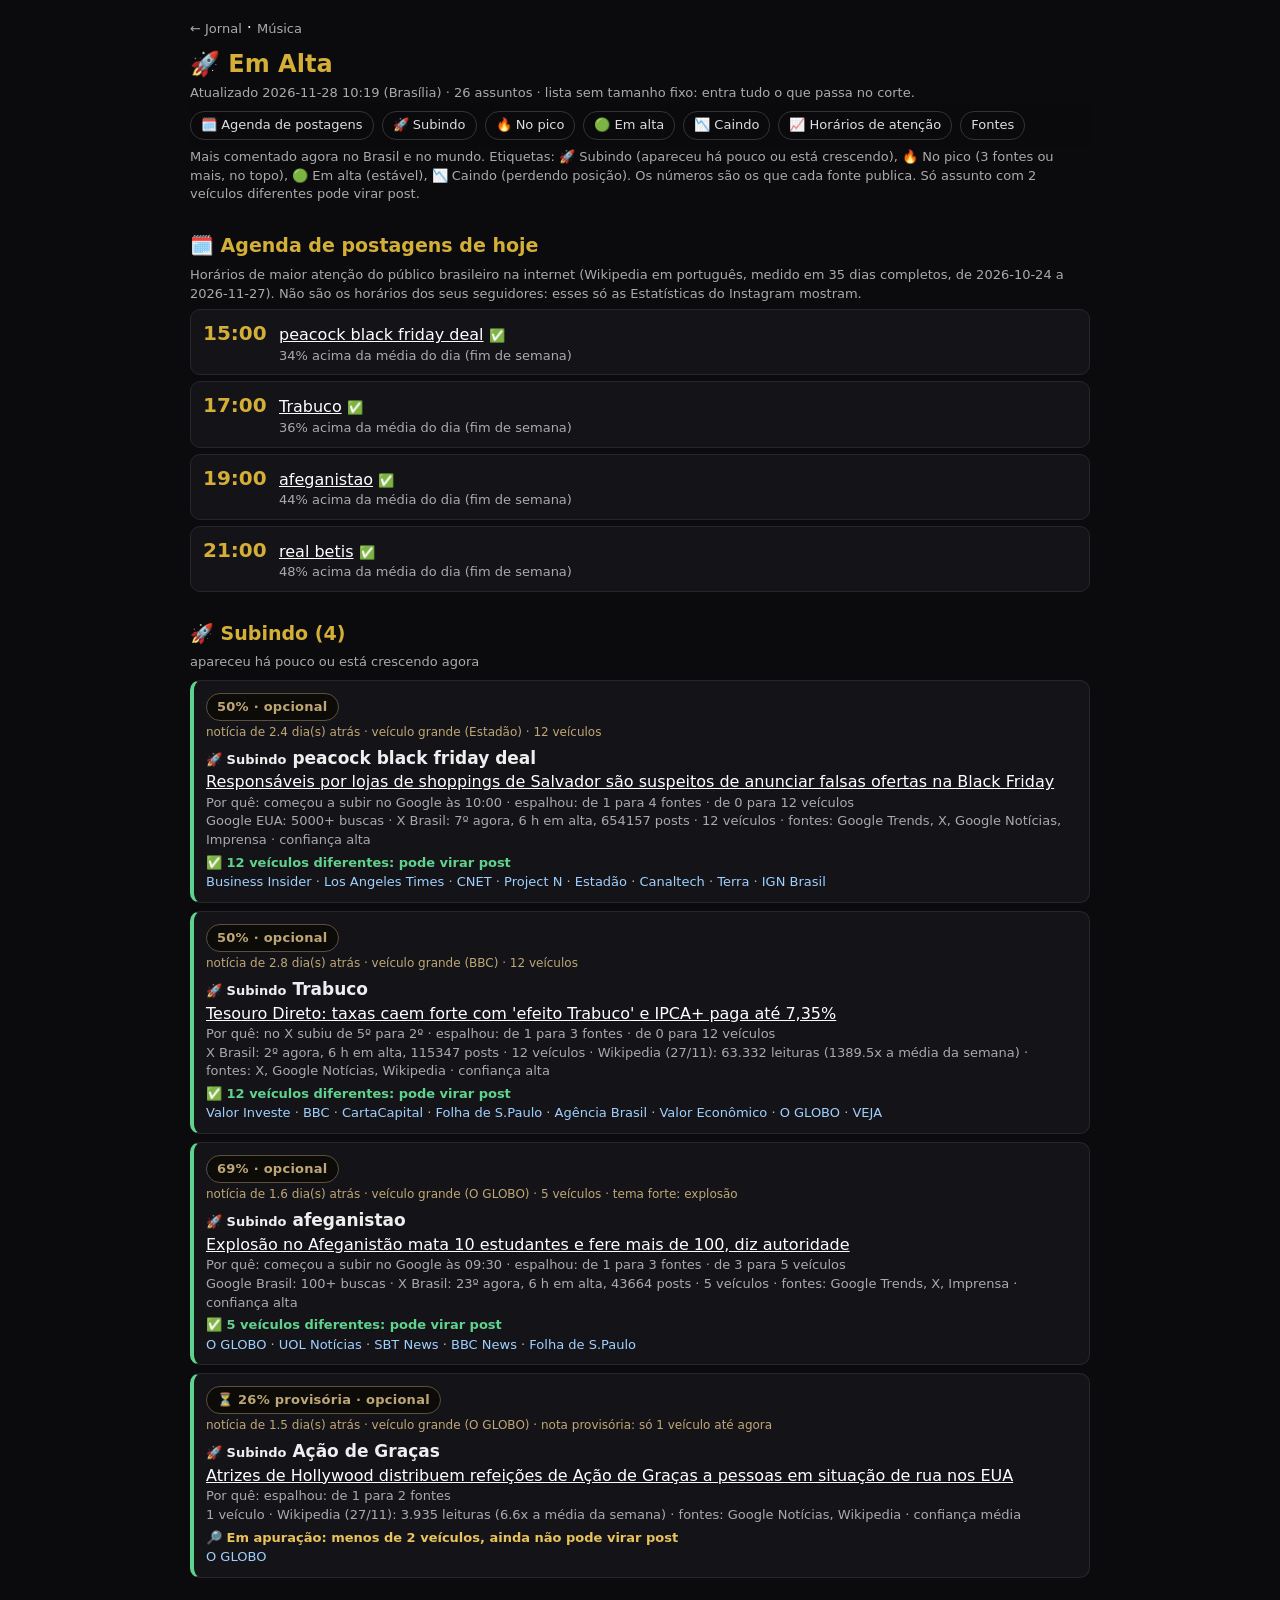
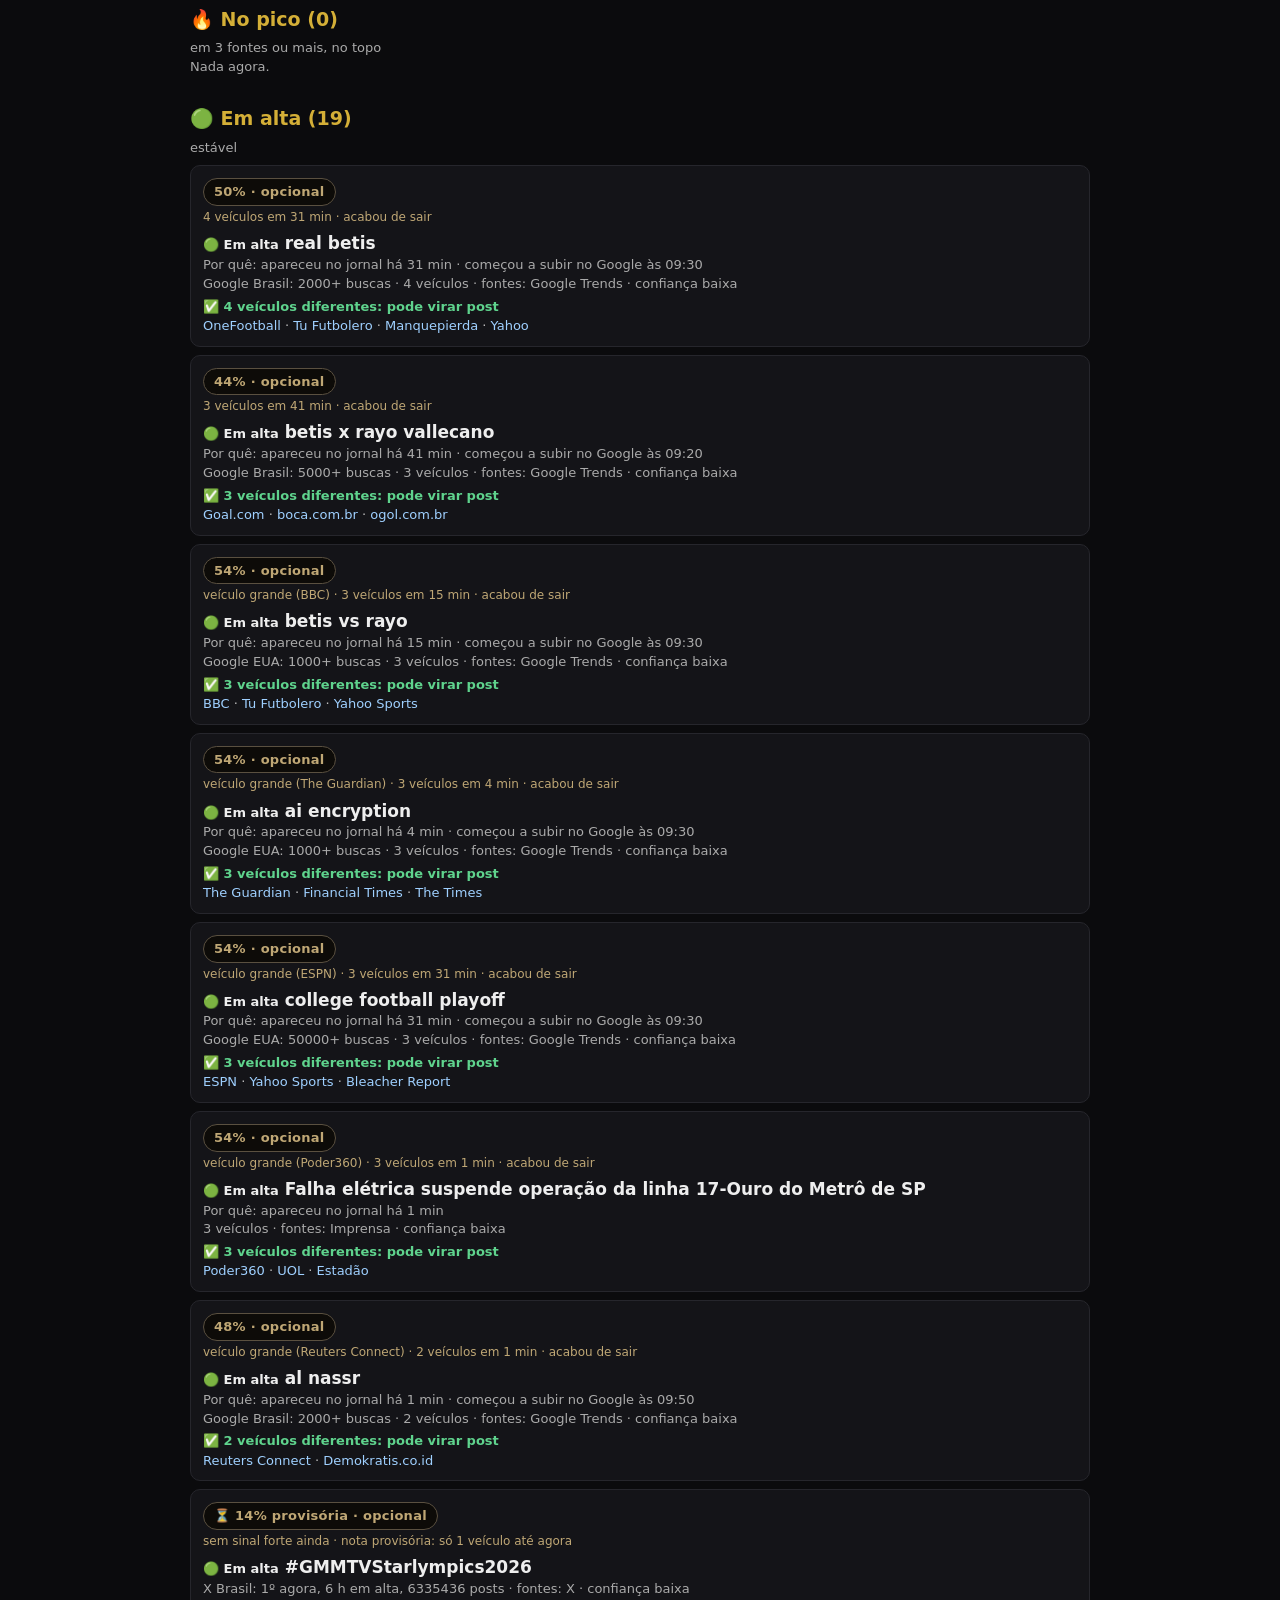
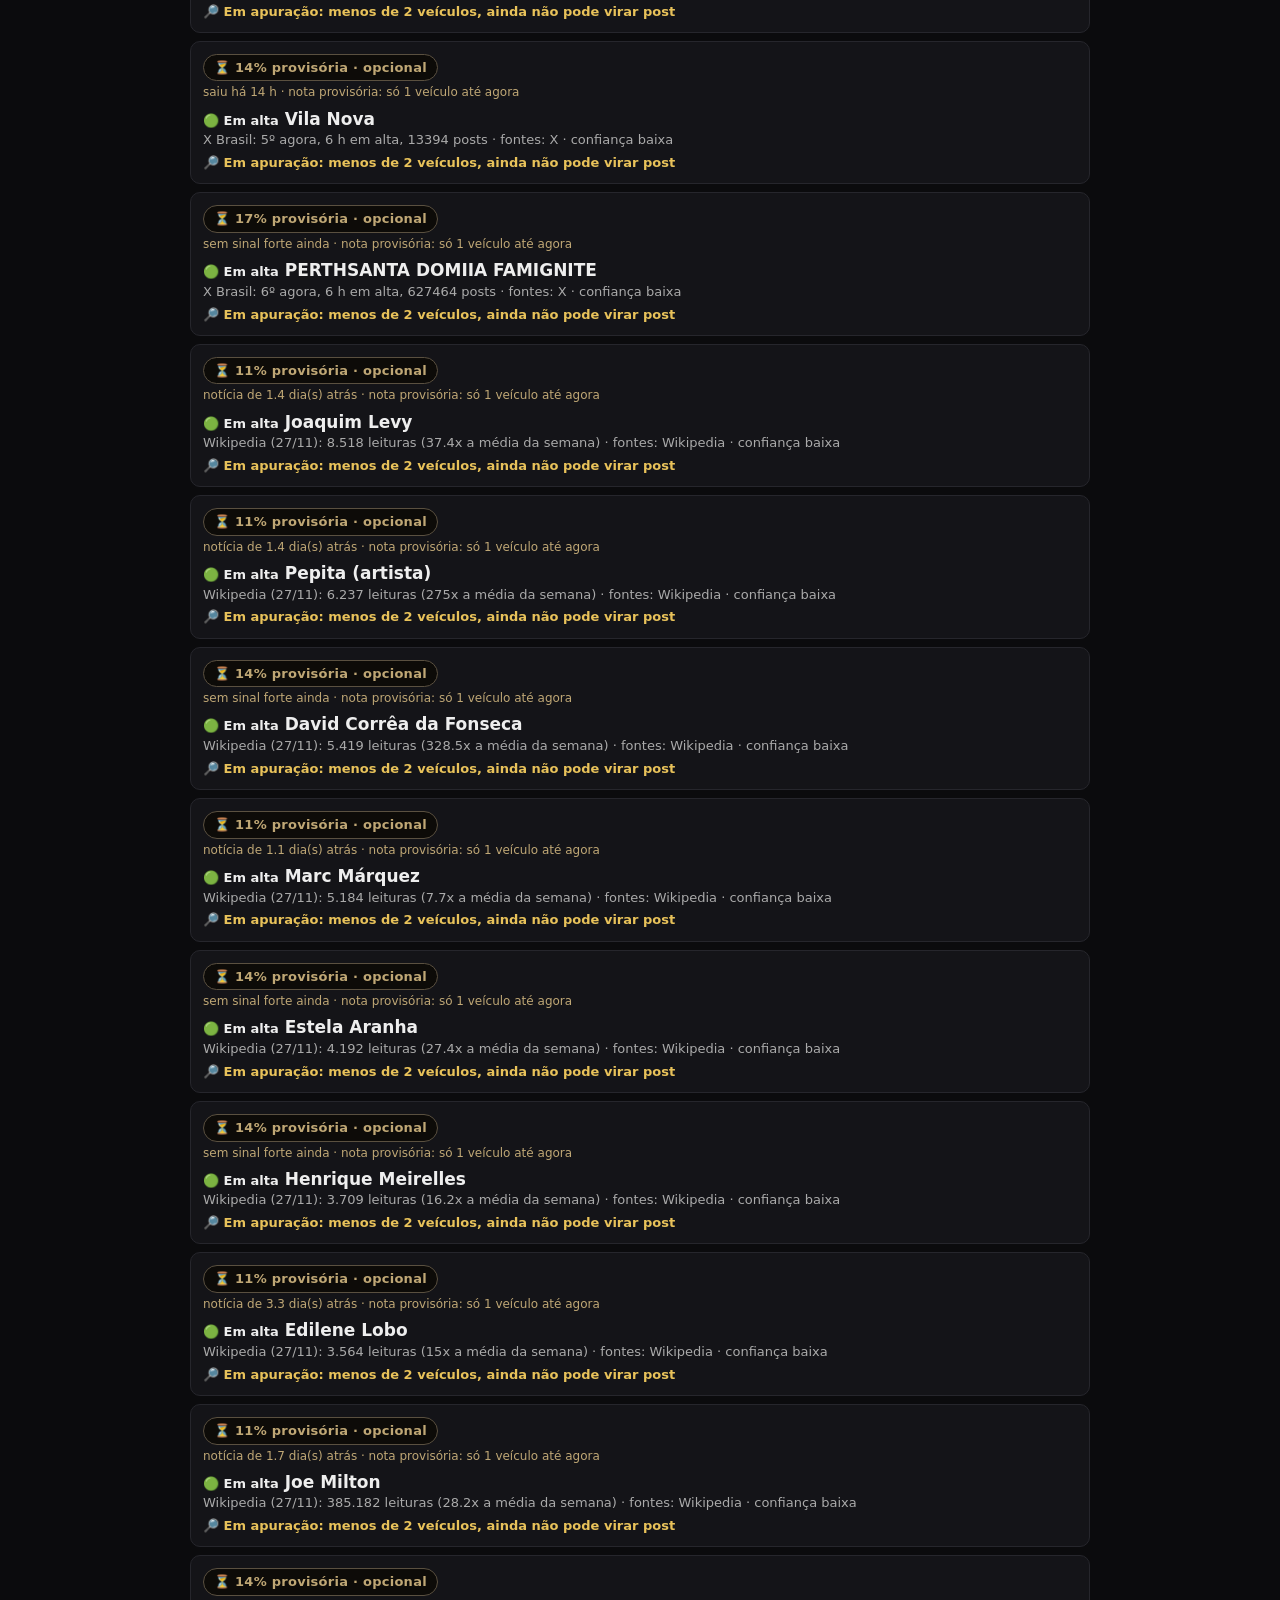
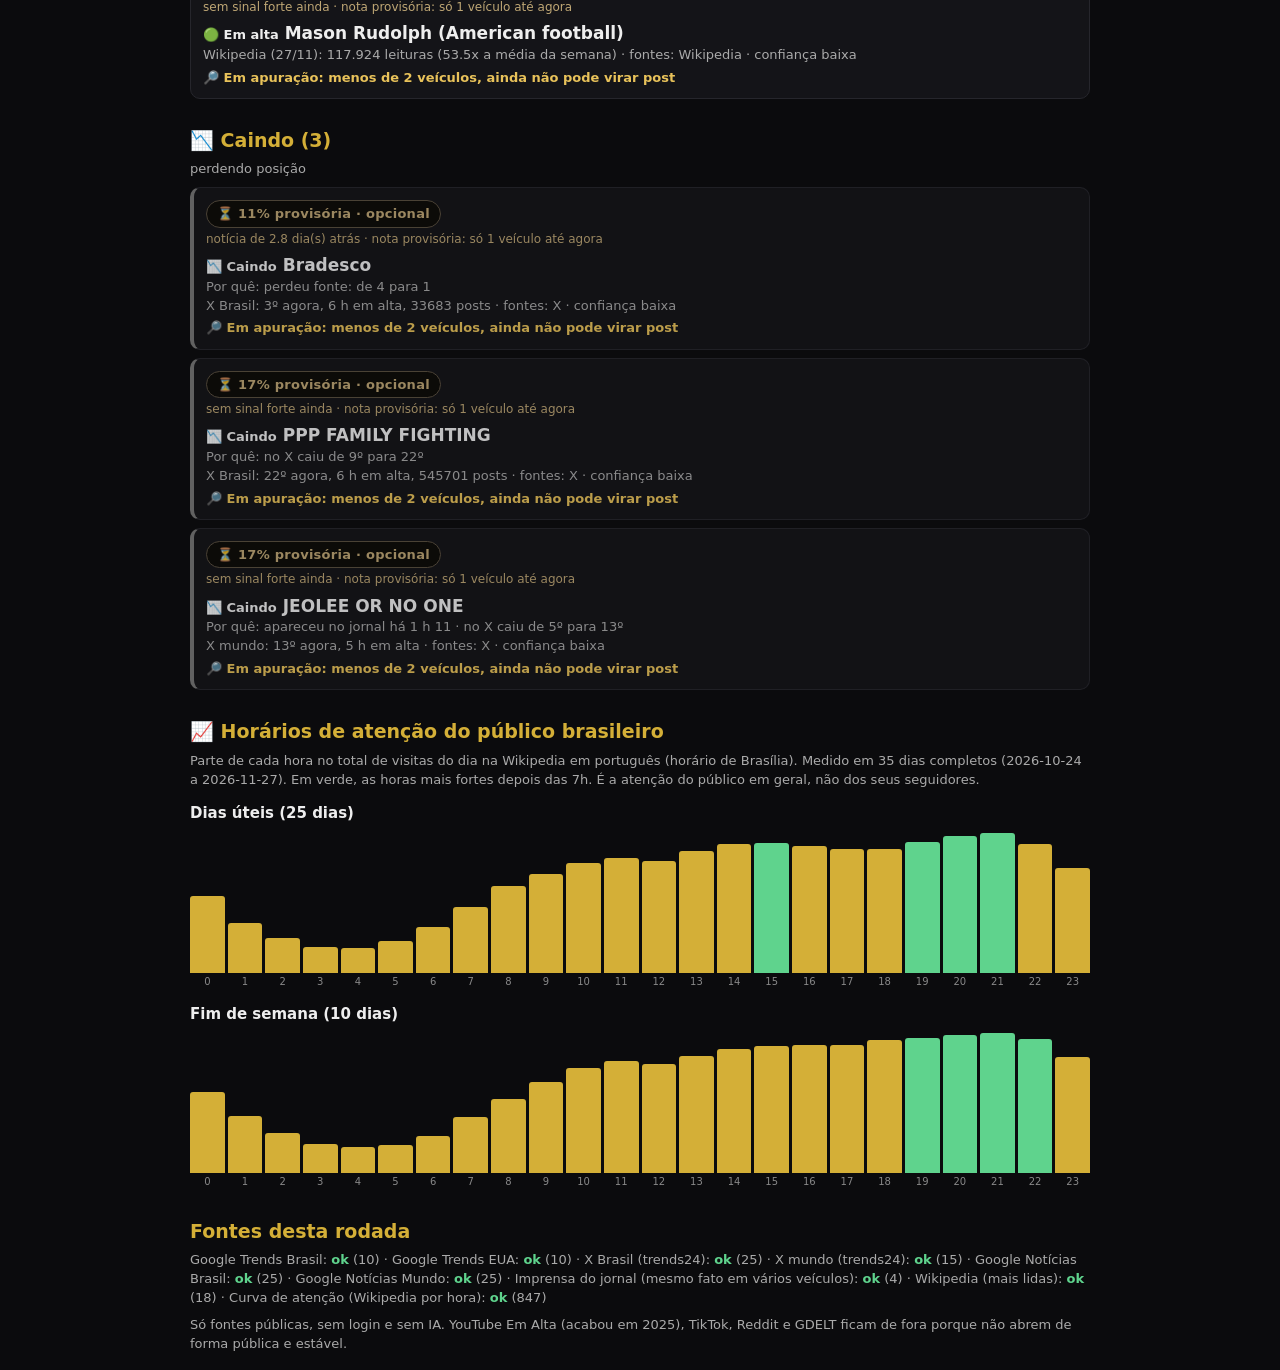
<file: emalta.html>
<!doctype html><html lang="pt-BR"><head><meta charset="utf-8"><meta name="viewport" content="width=device-width,initial-scale=1">
<title>Em Alta · Jornal Visão da Fênix</title><link rel="icon" href="favicon-32.png"><meta name="theme-color" content="#0b0b0d">
<style>body{margin:0;background:#0b0b0d;color:#eee;font:16px/1.45 system-ui,sans-serif}main{max-width:900px;margin:auto;padding:16px}
h1{font-size:24px;color:#d4af37;margin:8px 0 2px}h2{font-size:19px;margin:28px 0 6px;color:#d4af37}.m{color:#aaa;font-size:13px}
nav{position:sticky;top:0;background:#0b0b0dee;padding:8px 0;display:flex;gap:8px;flex-wrap:wrap;z-index:2}nav a{font-size:13px;padding:4px 10px;border:1px solid #333;border-radius:14px;color:#ddd;text-decoration:none}
a{color:#fff}.it{background:#141418;border:1px solid #26262c;border-radius:10px;padding:10px 12px;margin:8px 0}.it.sub{border-left:4px solid #5fd38d}.it.pic{border-left:4px solid #d4af37}.it.cai{border-left:4px solid #777;opacity:.8}
.et{font-weight:700;font-size:13px;margin-right:6px}.nm{font-weight:700;font-size:17px}.ok{color:#5fd38d;font-size:13px;font-weight:600}.ap{color:#e8c25a;font-size:13px;font-weight:600}
.vz{font-size:13px;color:#bbb}.vz a{color:#9fd0ff;text-decoration:none}.slot{display:flex;gap:12px;align-items:baseline;padding:9px 12px;background:#141418;border-radius:10px;margin:6px 0;border:1px solid #26262c}
.slot b{font-size:20px;color:#d4af37;min-width:64px}.slot.passou{opacity:.45}.barras{display:grid;grid-template-columns:repeat(24,1fr);gap:3px;align-items:end;height:140px;margin:8px 0 2px}
.barras div{background:#d4af37;border-radius:3px 3px 0 0;min-height:2px}.barras div.top{background:#5fd38d}.hs{display:grid;grid-template-columns:repeat(24,1fr);gap:3px;font-size:10px;color:#888;text-align:center}
.f{font-size:13px;color:#aaa}.f b{color:#5fd38d}.f i{color:#e8c25a;font-style:normal}</style></head>
<body><main><a href="./" class="m" style="text-decoration:none">← Jornal</a> · <a href="musica.html" class="m" style="text-decoration:none">Música</a>
<h1>🚀 Em Alta</h1><div class="m" id="at">carregando…</div>
<nav><a href="#agenda">🗓️ Agenda de postagens</a><a href="#subindo">🚀 Subindo</a><a href="#pico">🔥 No pico</a><a href="#estavel">🟢 Em alta</a><a href="#caindo">📉 Caindo</a><a href="#curva">📈 Horários de atenção</a><a href="#fontes">Fontes</a></nav>
<div id="r"></div></main>
<script>
const nt=s=>{const p=s&&s.pot;if(!p)return'';const C={'nao-deixe':['#d4af37','#0d0b08','#d4af37'],vale:['#0d0b08','#d4af37','#d4af37'],opcional:['#0d0b08','#bfa775','#5a5040']}[p.faixa]||['#0d0b08','#bfa775','#5a5040'];return '<div class="nota" data-qa="nota" style="margin:2px 0 6px"><span style="display:inline-block;font:700 13px/1.2 system-ui,sans-serif;letter-spacing:.02em;padding:5px 10px;border-radius:999px;border:1.5px solid '+C[2]+';background:'+C[0]+';color:'+C[1]+'">'+e(p.rotulo)+'</span><div style="font:500 12px/1.35 system-ui,sans-serif;color:#bfa775;margin-top:3px">'+e(p.motivo)+'</div></div>'};  // 📊 nota de potencial (17/11): selo preto e dourado

const e=s=>String(s??'').replace(/[&<>"]/g,c=>({'&':'&amp;','<':'&lt;','>':'&gt;','"':'&quot;'}[c]));
const NOMES={subindo:['🚀 Subindo','apareceu há pouco ou está crescendo agora'],pico:['🔥 No pico','em 3 fontes ou mais, no topo'],estavel:['🟢 Em alta','estável'],caindo:['📉 Caindo','perdendo posição']};
const CL={subindo:'sub',pico:'pic',estavel:'',caindo:'cai'};
const FN={googleTrendsBrasil:'Google Trends Brasil',googleTrendsEUA:'Google Trends EUA',xBrasil:'X Brasil (trends24)',xMundo:'X mundo (trends24)',googleNoticiasBrasil:'Google Notícias Brasil',googleNoticiasMundo:'Google Notícias Mundo',imprensa:'Imprensa do jornal (mesmo fato em vários veículos)',wikipedia:'Wikipedia (mais lidas)',atencao:'Curva de atenção (Wikipedia por hora)'};
const item=i=>'<div class="it '+CL[i.etiqueta]+'" id="i-'+e(i.id)+'">'+nt(i)+'<span class="et">'+e(i.rotulo)+'</span><span class="nm">'+e(i.nome)+'</span>'+
 (i.manchete&&i.manchete!==i.nome?'<div><a href="'+e(i.link)+'" target="_blank" rel="noopener">'+e(i.manchete)+'</a></div>':'')+
 (i.motivo.length?'<div class="m">Por quê: '+e(i.motivo.join(' · '))+'</div>':'')+'<div class="m">'+e(i.numerosTexto)+' · fontes: '+e(i.tiposNomes.join(', '))+' · confiança '+e(i.confianca)+'</div>'+
 '<div>'+(i.publicavel?'<span class="ok">✅ '+i.veiculos.length+' veículos diferentes: pode virar post</span>':'<span class="ap">🔎 Em apuração: menos de 2 veículos, ainda não pode virar post</span>')+'</div>'+
 (i.veiculos.length?'<div class="vz">'+i.veiculos.slice(0,8).map(v=>'<a href="'+e(v.link)+'" target="_blank" rel="noopener" title="'+e(v.titulo)+'">'+e(v.nome)+'</a>').join(' · ')+'</div>':'')+'</div>';
fetch('emalta.json',{cache:'no-store'}).then(r=>r.json()).then(j=>{
 document.getElementById('at').textContent='Atualizado '+j.atualizado.replace('T',' ')+' (Brasília) · '+j.itens.length+' assuntos · lista sem tamanho fixo: entra tudo o que passa no corte.';
 let o='<div class="m">'+e(j.explica)+'</div>';
 const A=j.agenda||{};o+='<h2 id="agenda">🗓️ Agenda de postagens de hoje</h2><div class="m">'+e(A.explica||'')+'</div>'+
  (A.slots||[]).map(s=>'<div class="slot'+(s.passou?' passou':'')+'"><b>'+e(s.hora)+'</b><div>'+(s.passou?'já passou':s.item?'<a href="#i-'+e(s.item.id)+'">'+e(s.item.nome)+'</a> '+(s.item.publicavel?'<span class="ok">✅</span>':'<span class="ap">🔎</span>'):'livre')+
  '<div class="m">'+(s.acima>=0?s.acima+'% acima da média do dia':'abaixo da média')+' ('+e(s.tipoDia)+')</div></div></div>').join('');
 for(const k of ['subindo','pico','estavel','caindo']){const l=j.itens.filter(i=>i.etiqueta===k);o+='<h2 id="'+k+'">'+NOMES[k][0]+' ('+l.length+')</h2><div class="m">'+NOMES[k][1]+'</div>'+(l.length?l.map(item).join(''):'<div class="m">Nada agora.</div>');}
 const C=A.curva||{};const bar=(p,t)=>{if(!p)return '';const mx=Math.max(...p),tops=[...p].map((v,h)=>[v,h]).filter(x=>x[1]>=7).sort((a,b)=>b[0]-a[0]).slice(0,4).map(x=>x[1]);
  return '<h3 style="font-size:15px;margin:14px 0 0">'+t+'</h3><div class="barras">'+p.map((v,h)=>'<div class="'+(tops.includes(h)?'top':'')+'" style="height:'+Math.round(v/mx*100)+'%" title="'+String(h).padStart(2,'0')+'h: '+v+'% do dia"></div>').join('')+'</div><div class="hs">'+p.map((v,h)=>'<span>'+h+'</span>').join('')+'</div>';};
 o+='<h2 id="curva">📈 Horários de atenção do público brasileiro</h2><div class="m">Parte de cada hora no total de visitas do dia na Wikipedia em português (horário de Brasília). Medido em '+(C.dias||0)+' dias completos'+(C.de?' ('+e(C.de)+' a '+e(C.ate)+')':'')+'. Em verde, as horas mais fortes depois das 7h. É a atenção do público em geral, não dos seus seguidores.</div>'+
  bar(C.uteis,'Dias úteis ('+(C.diasUteis||0)+' dias)')+bar(C.fimDeSemana,'Fim de semana ('+(C.diasFimDeSemana||0)+' dias)');
 o+='<h2 id="fontes">Fontes desta rodada</h2><div class="f">'+Object.entries(j.fontes).map(([k,v])=>(FN[k]||k)+': '+(v.ok?'<b>ok</b> ('+v.itens+')':'<i>sem resposta agora</i>')).join(' · ')+'</div><div class="m" style="margin-top:8px">Só fontes públicas, sem login e sem IA. YouTube Em Alta (acabou em 2025), TikTok, Reddit e GDELT ficam de fora porque não abrem de forma pública e estável.</div>';
 document.getElementById('r').innerHTML=o;}).catch(()=>{document.getElementById('r').textContent='Não consegui carregar o Em Alta agora.';});
</script></body></html>
</file>
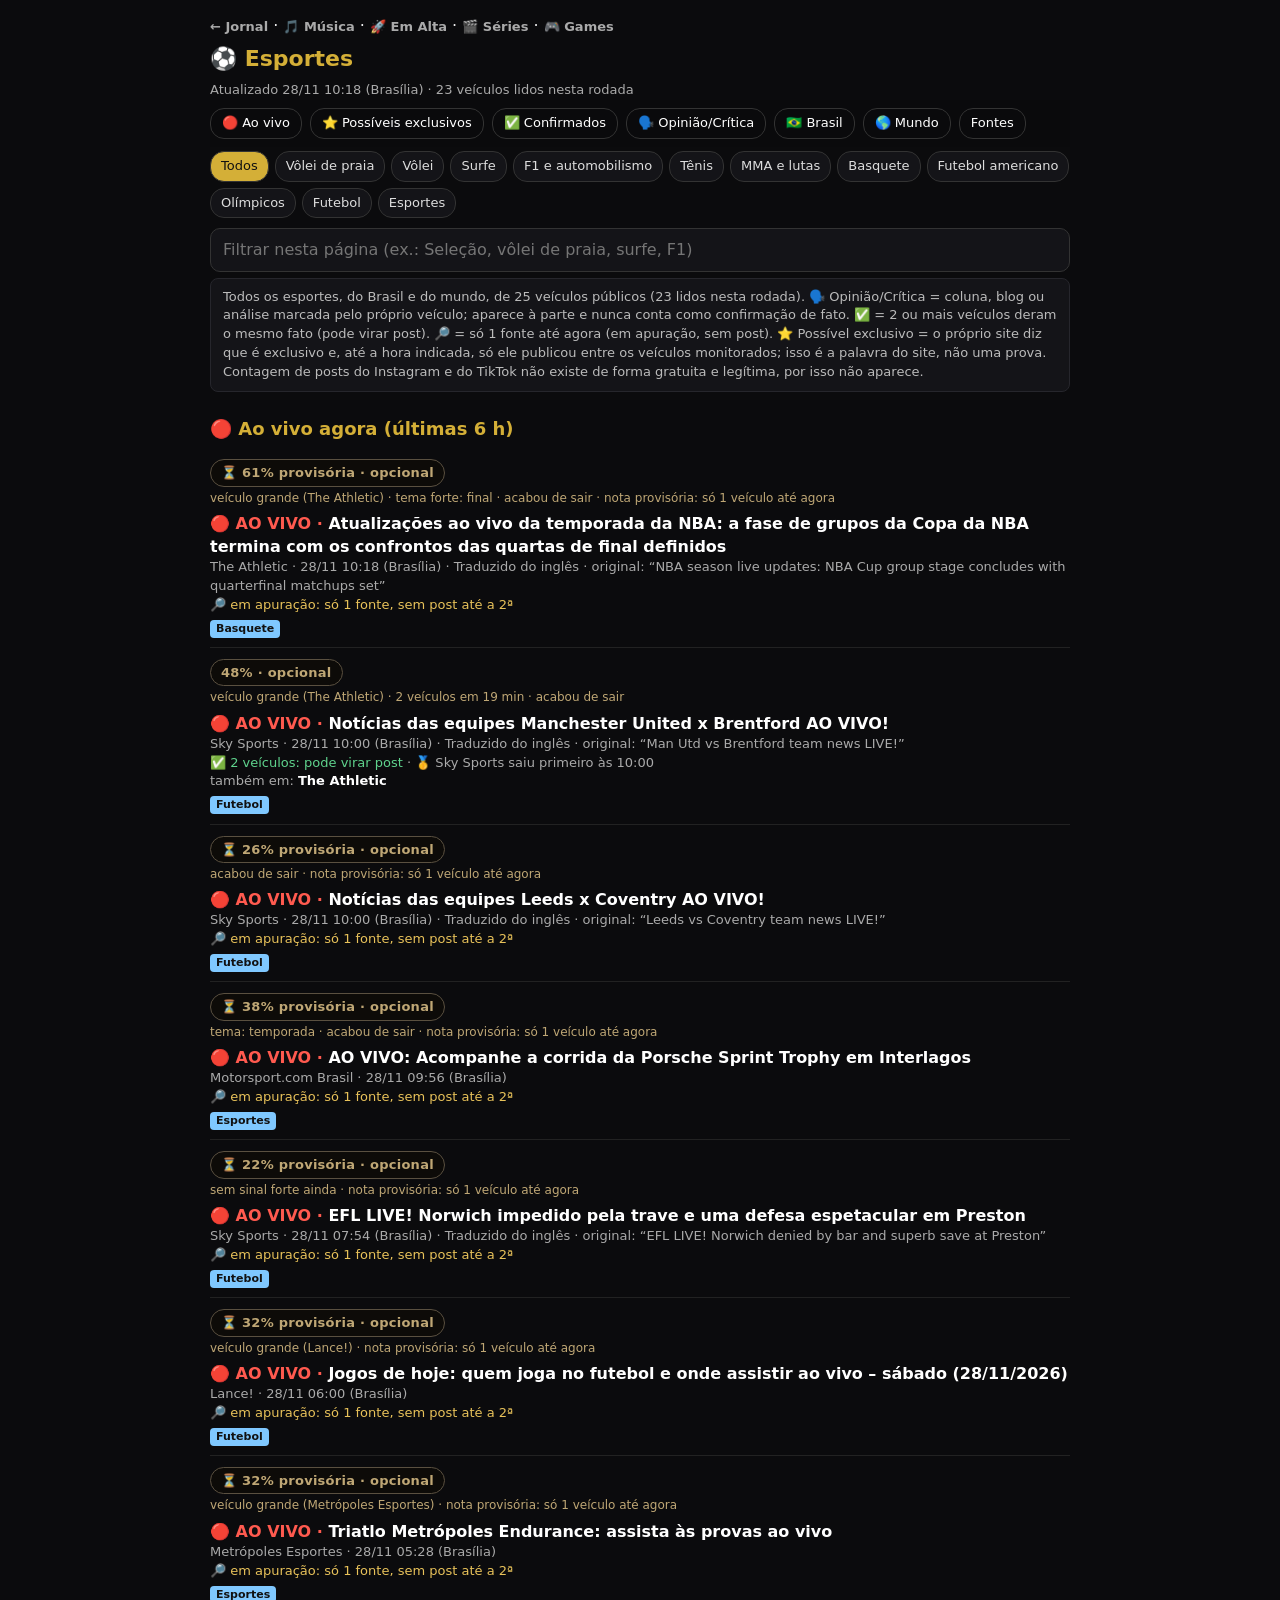
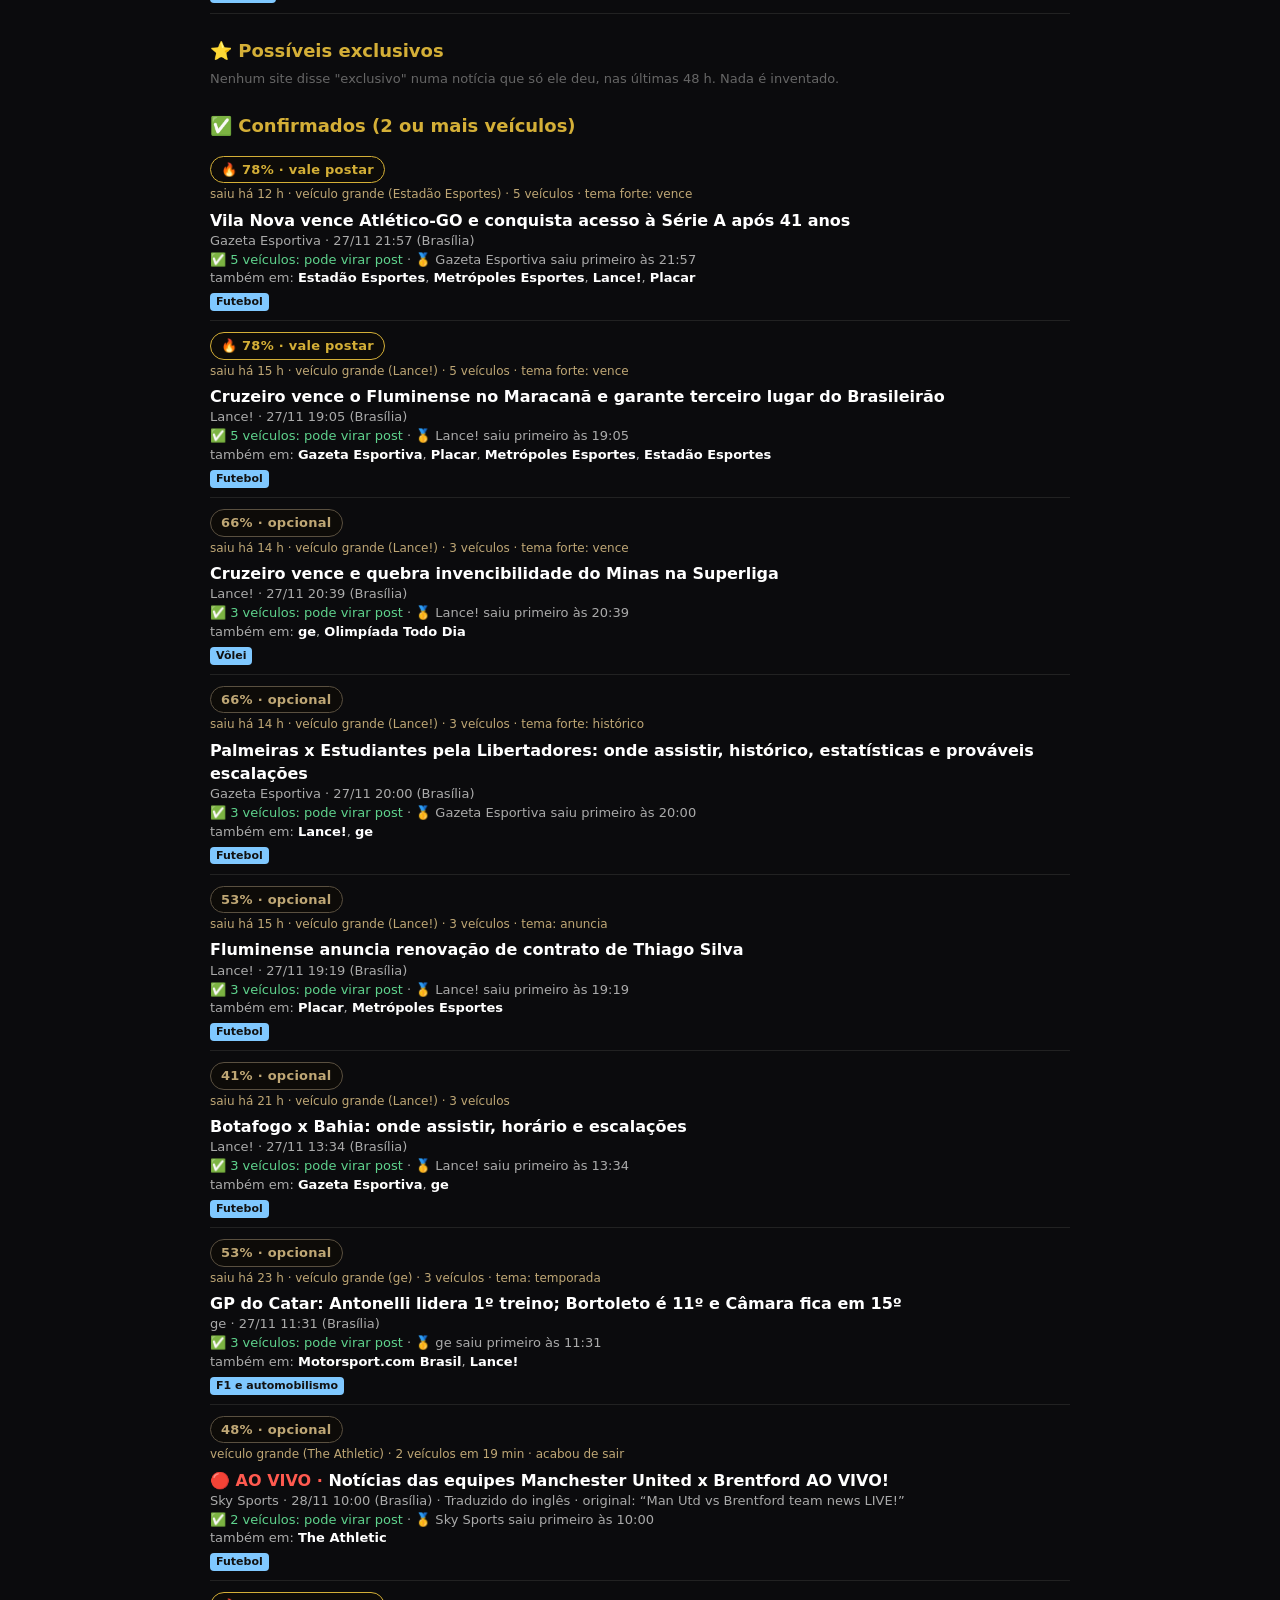
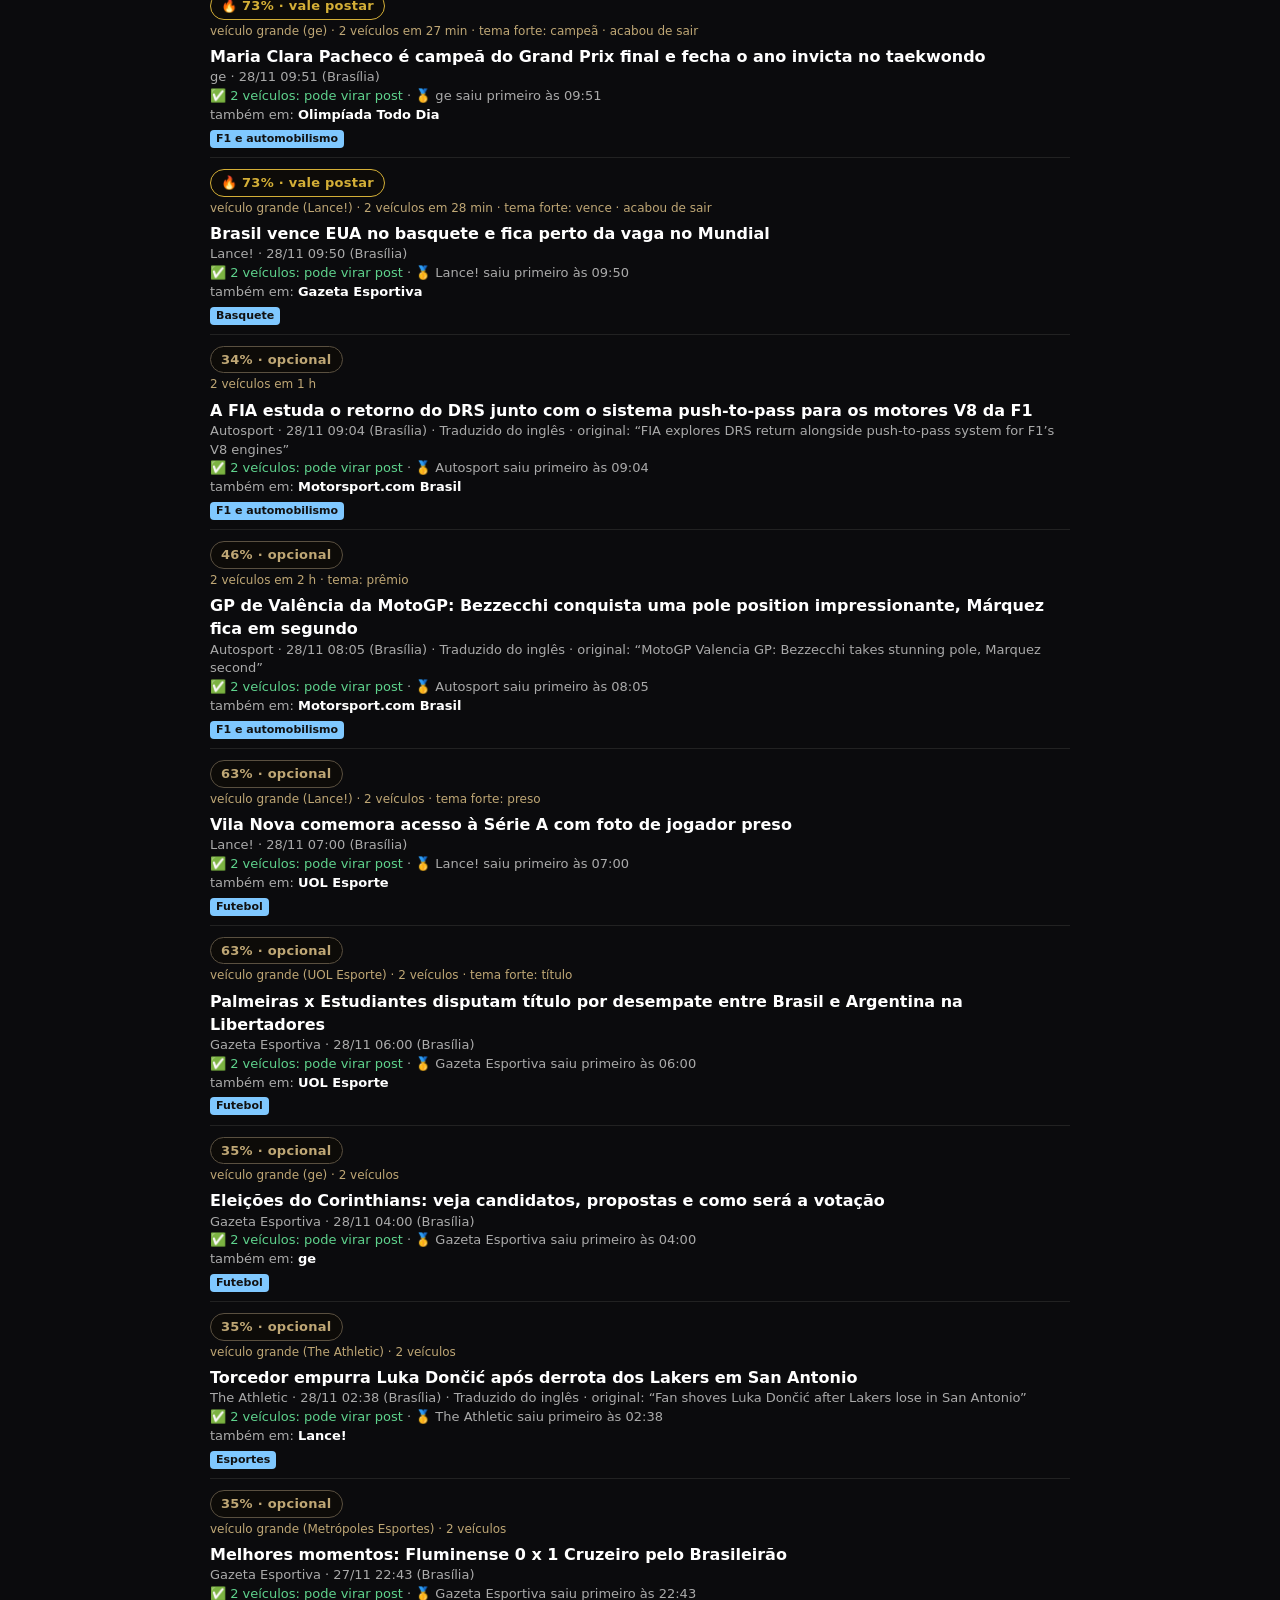
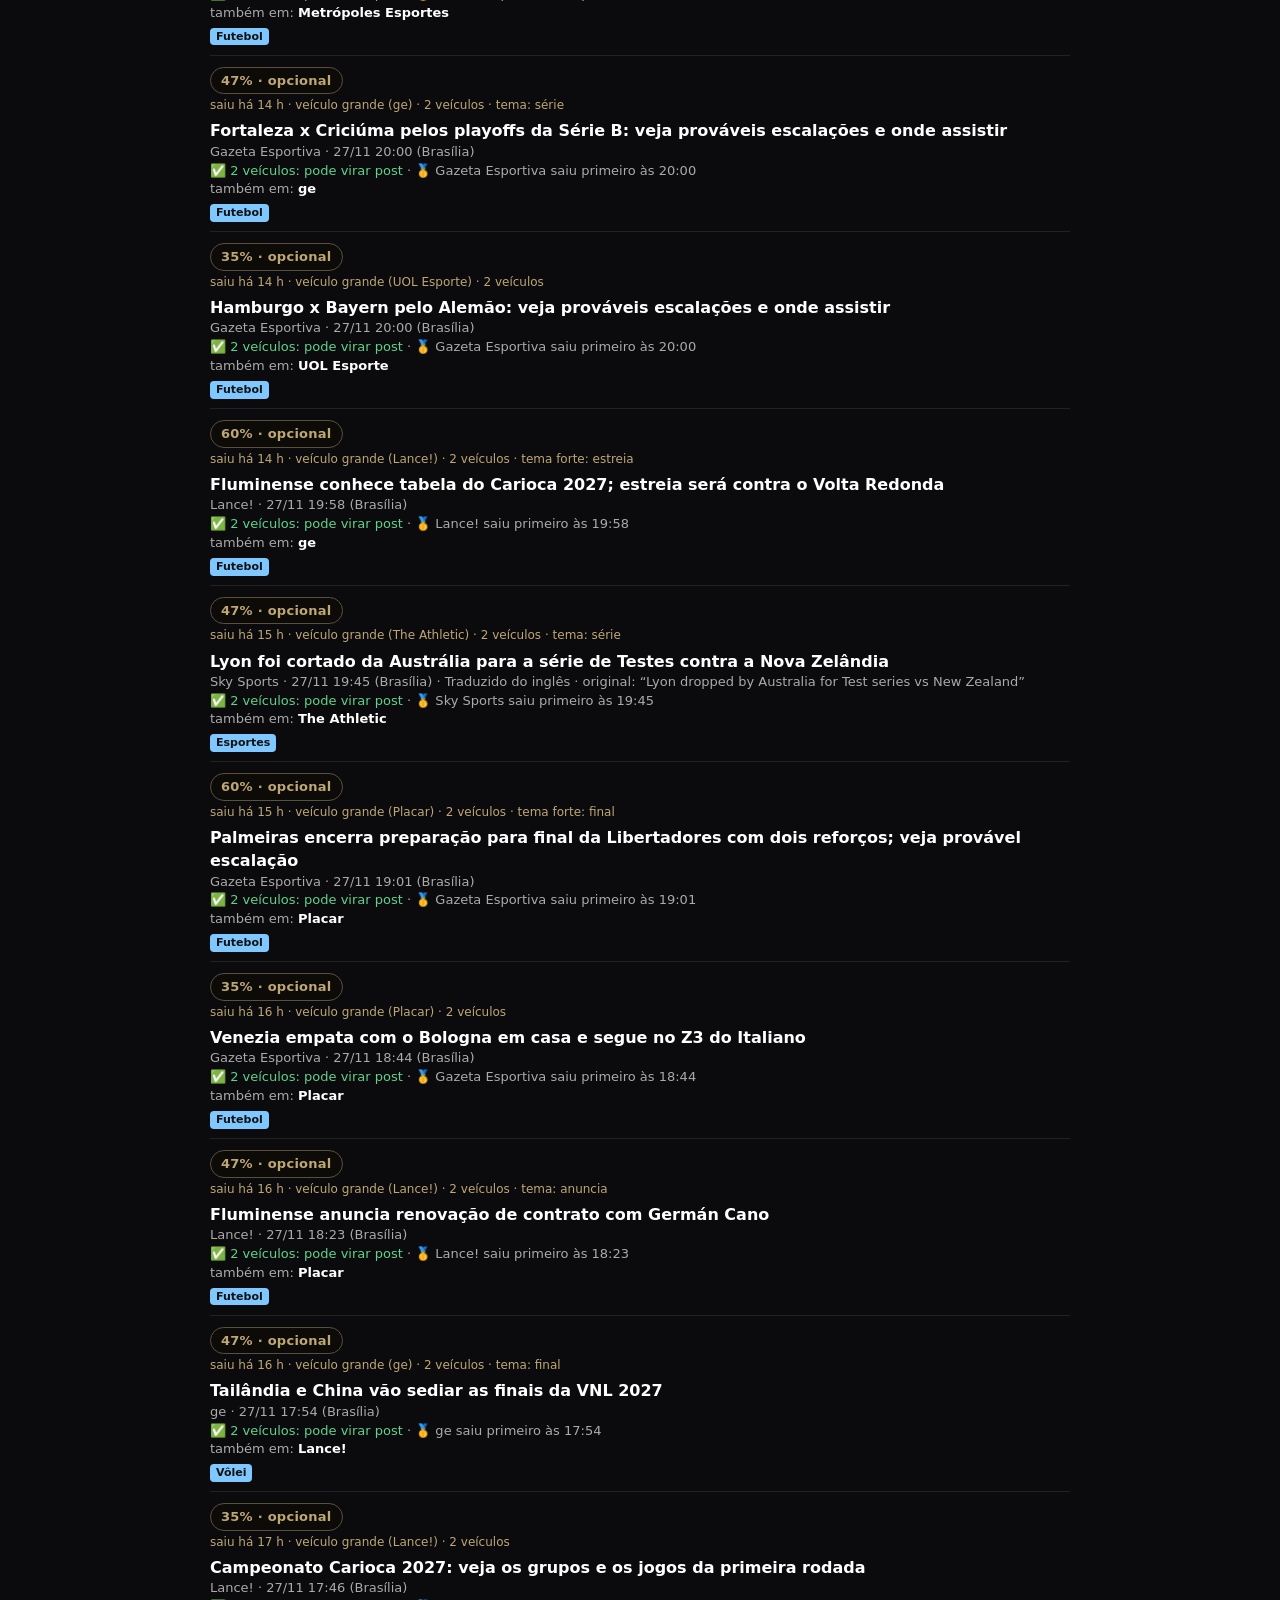
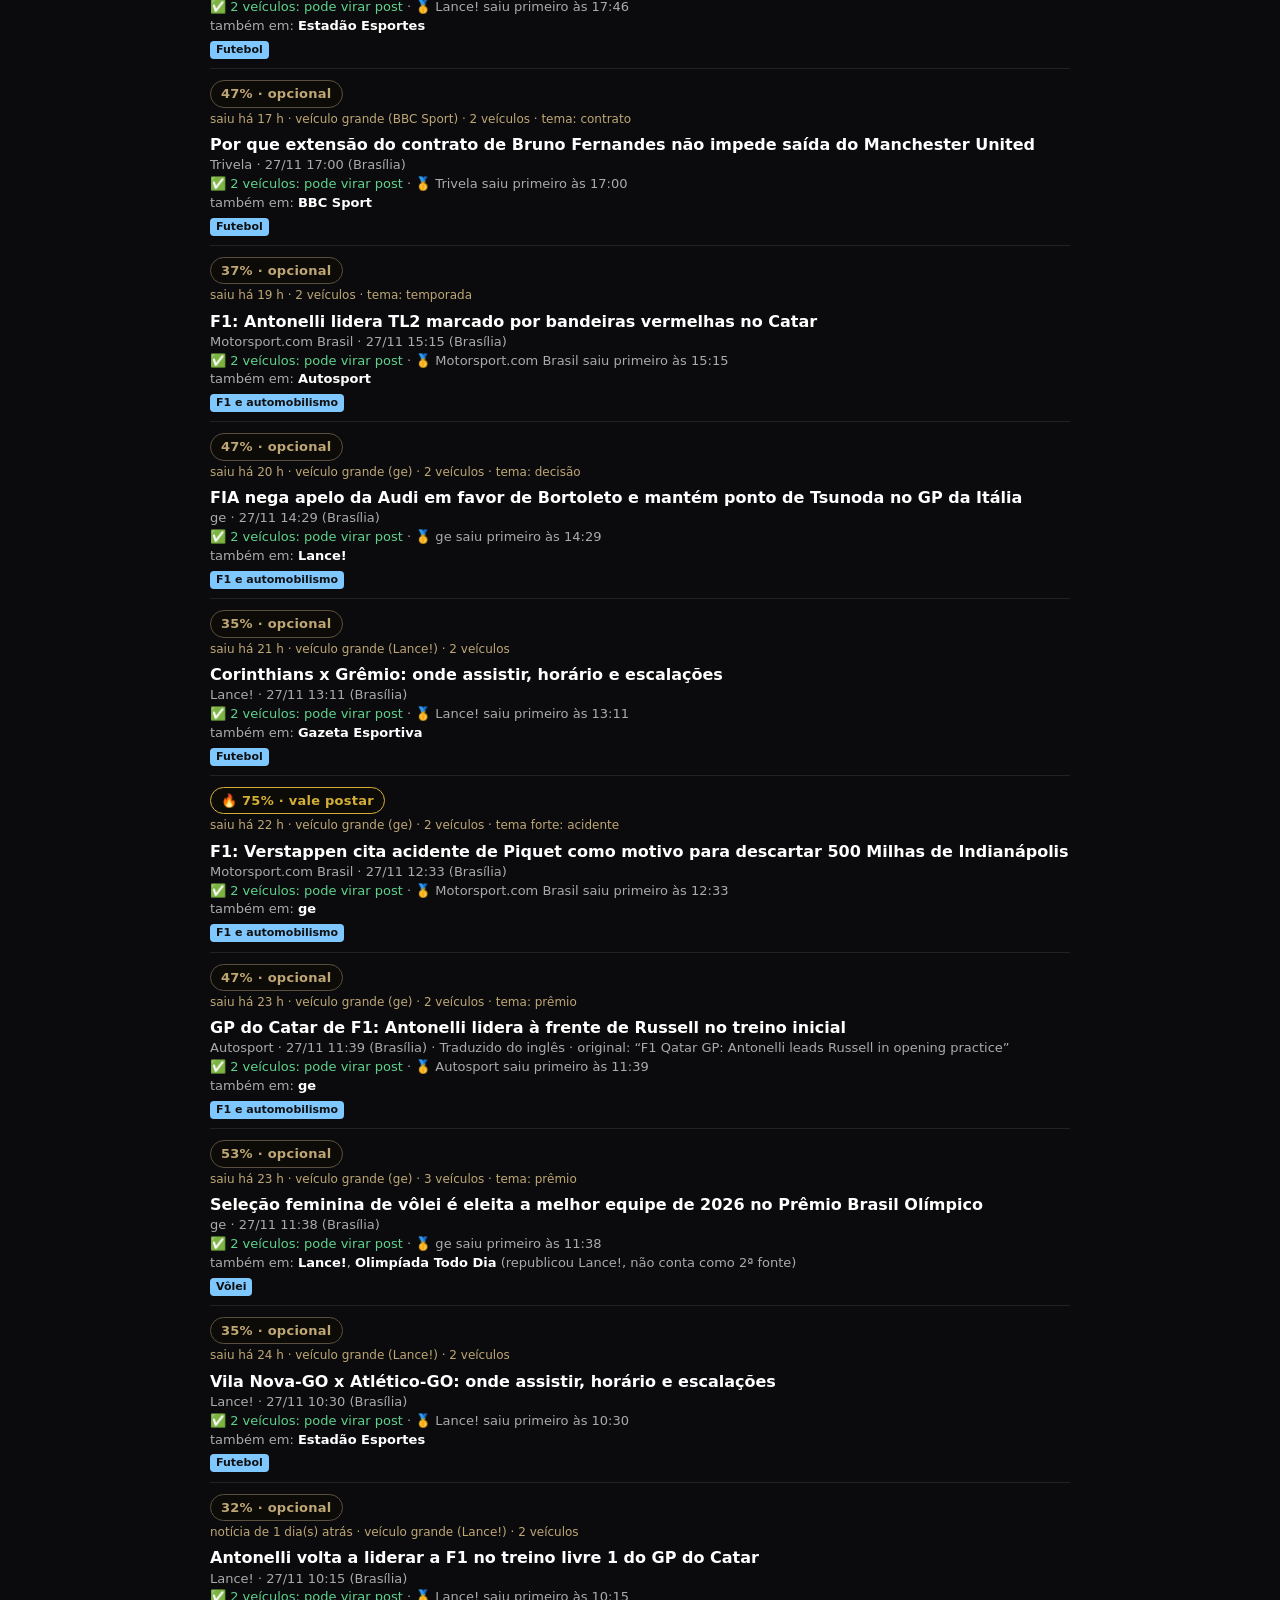
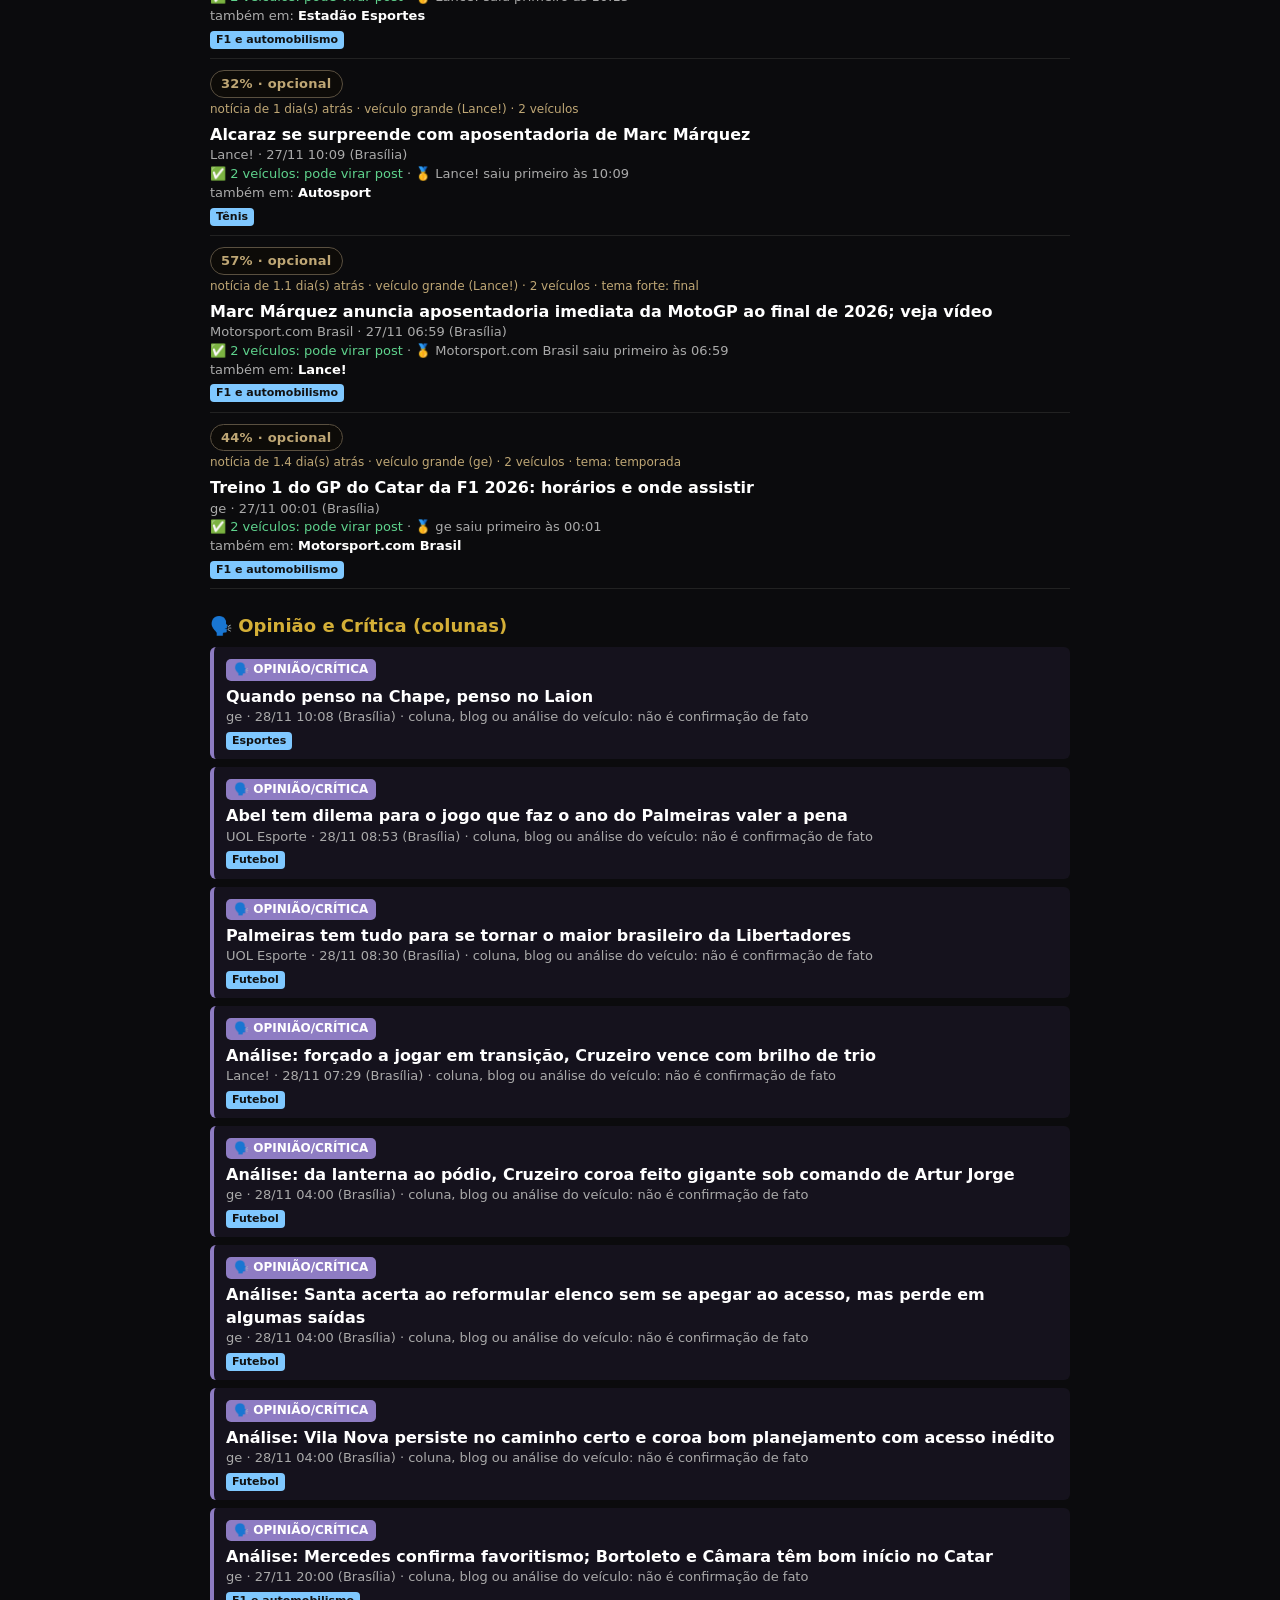
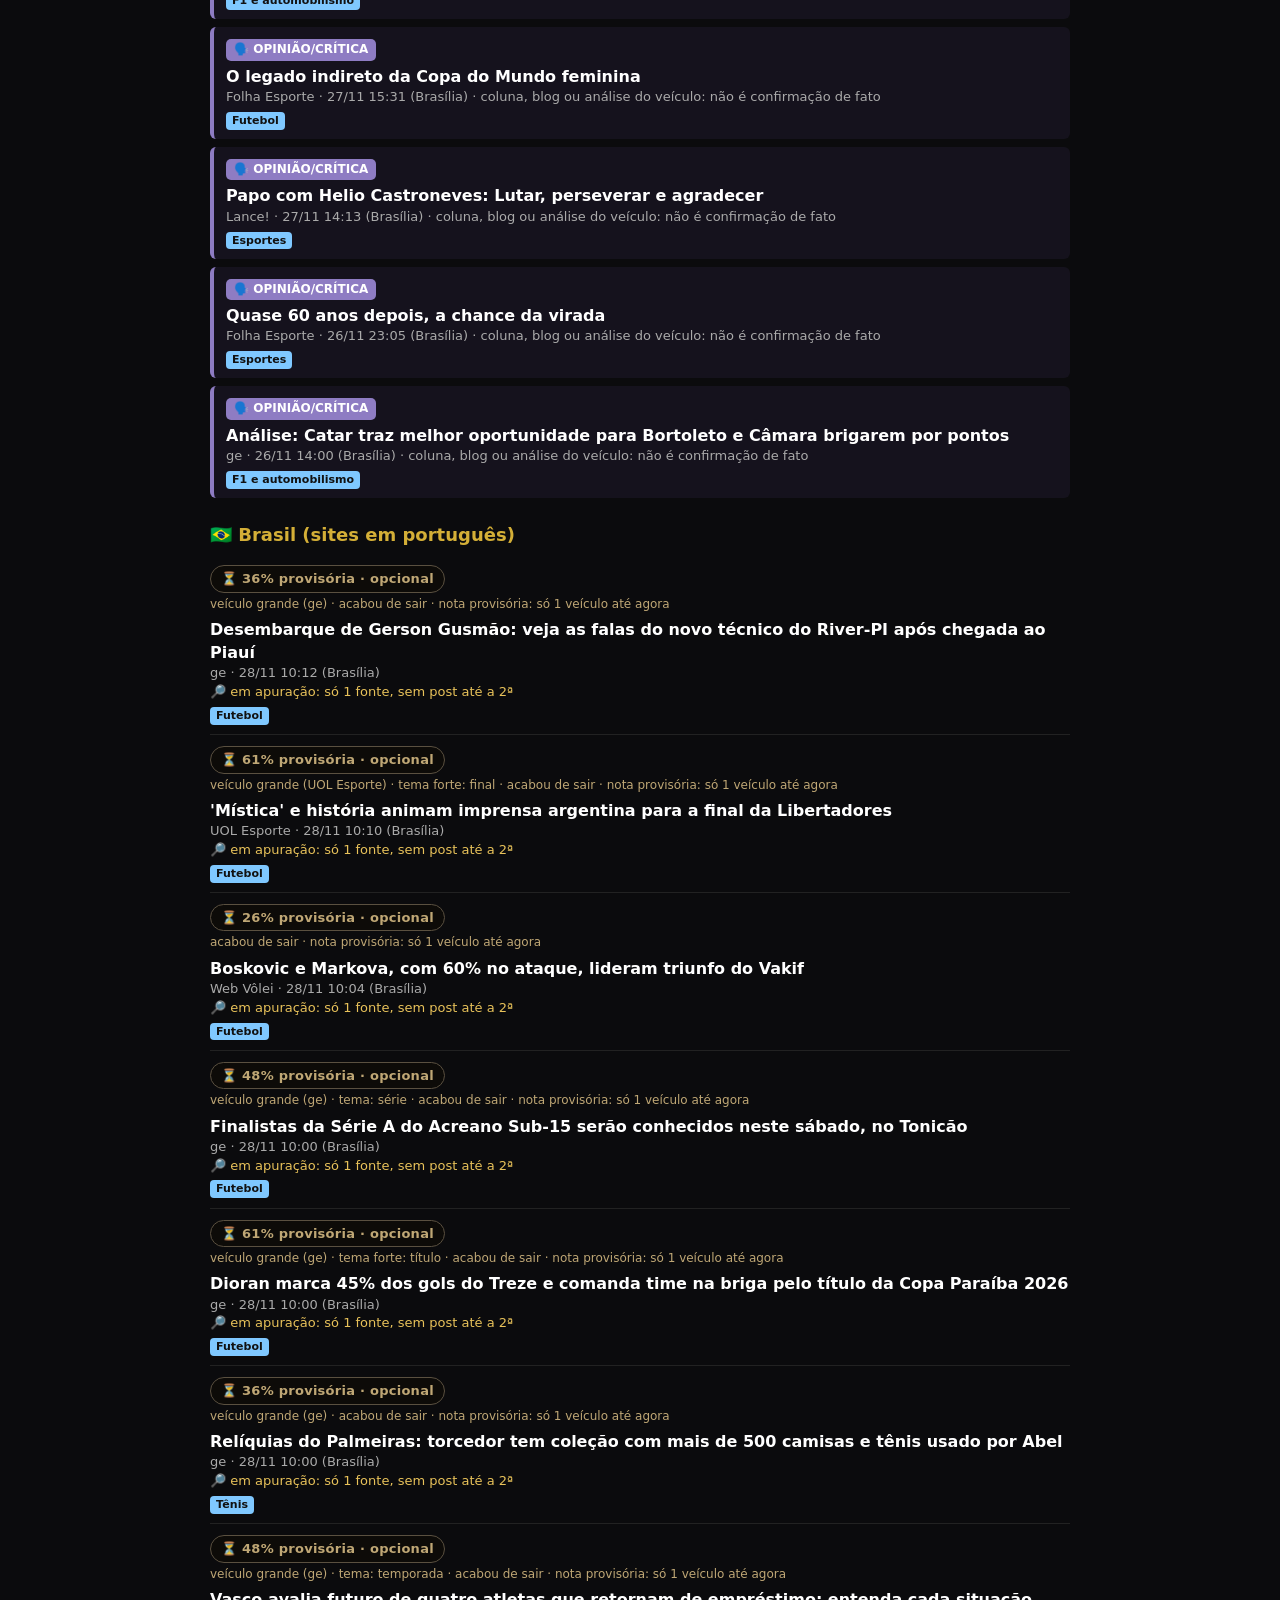
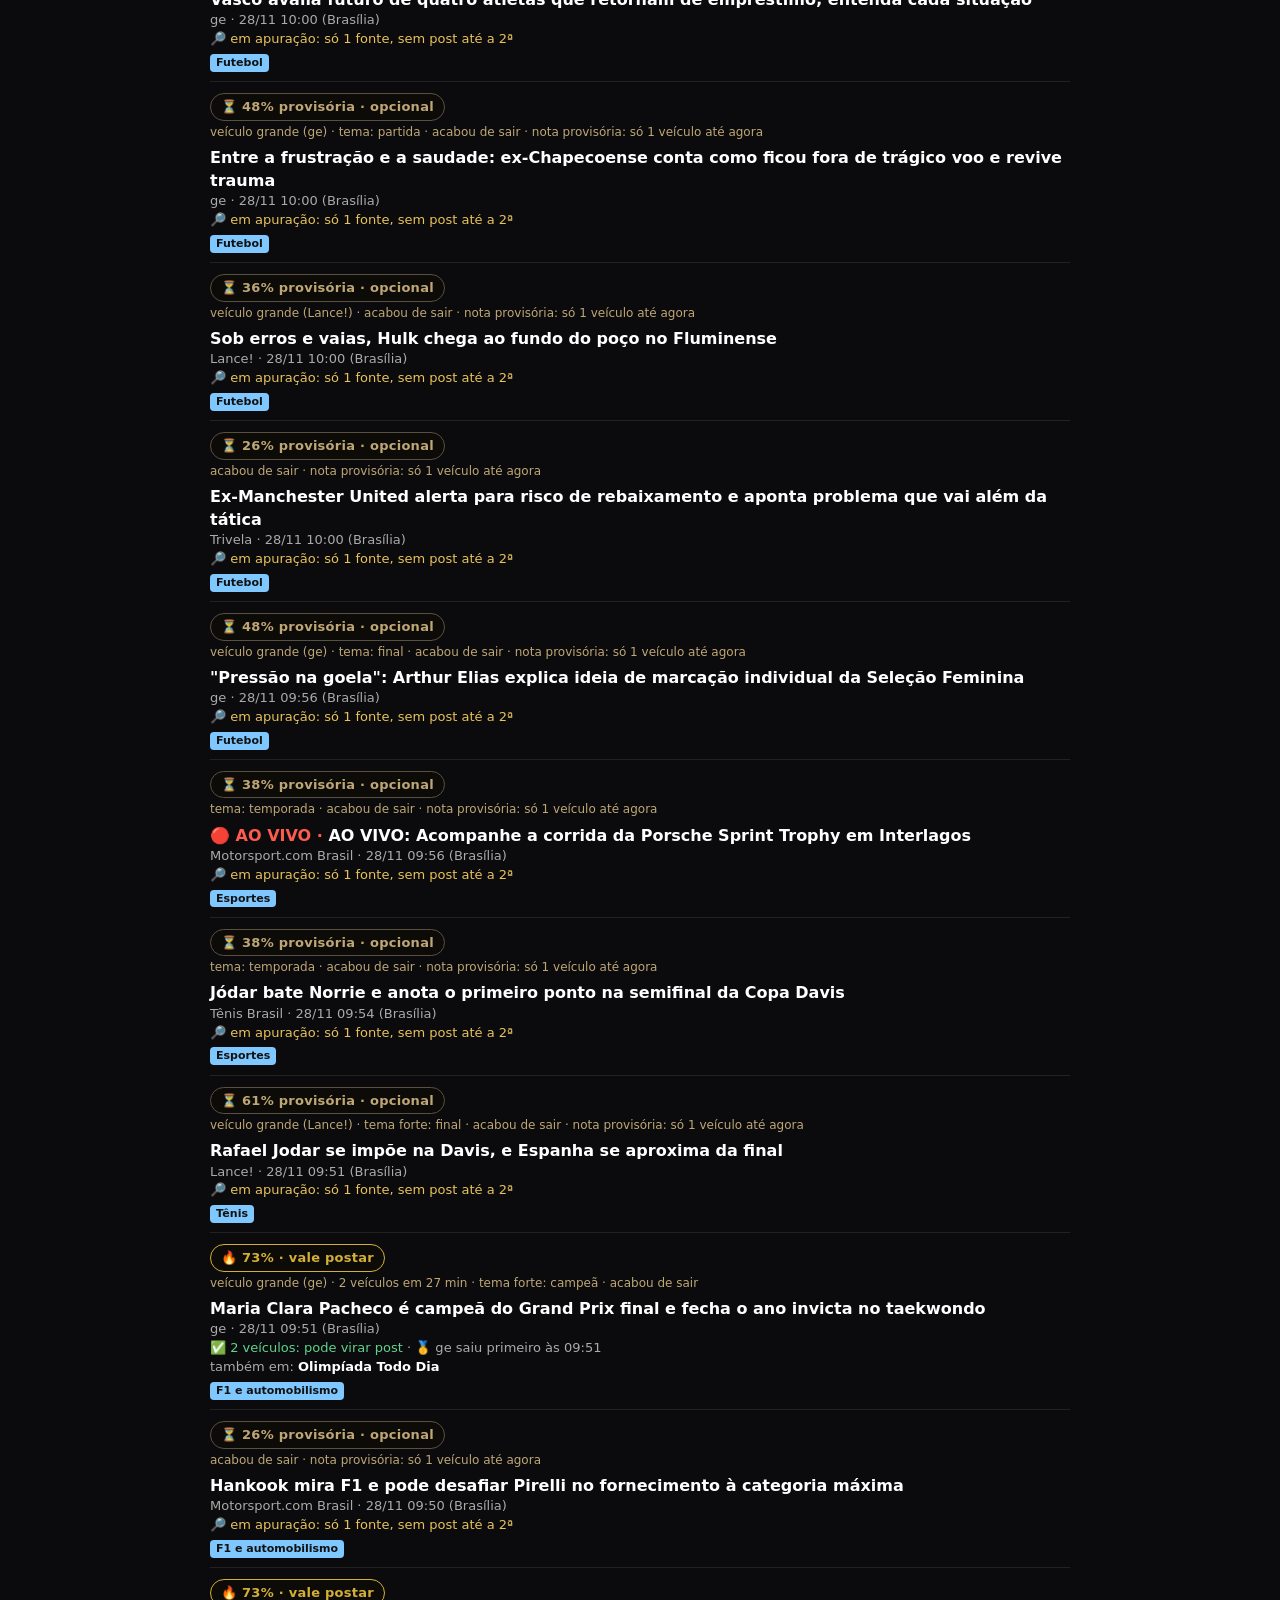
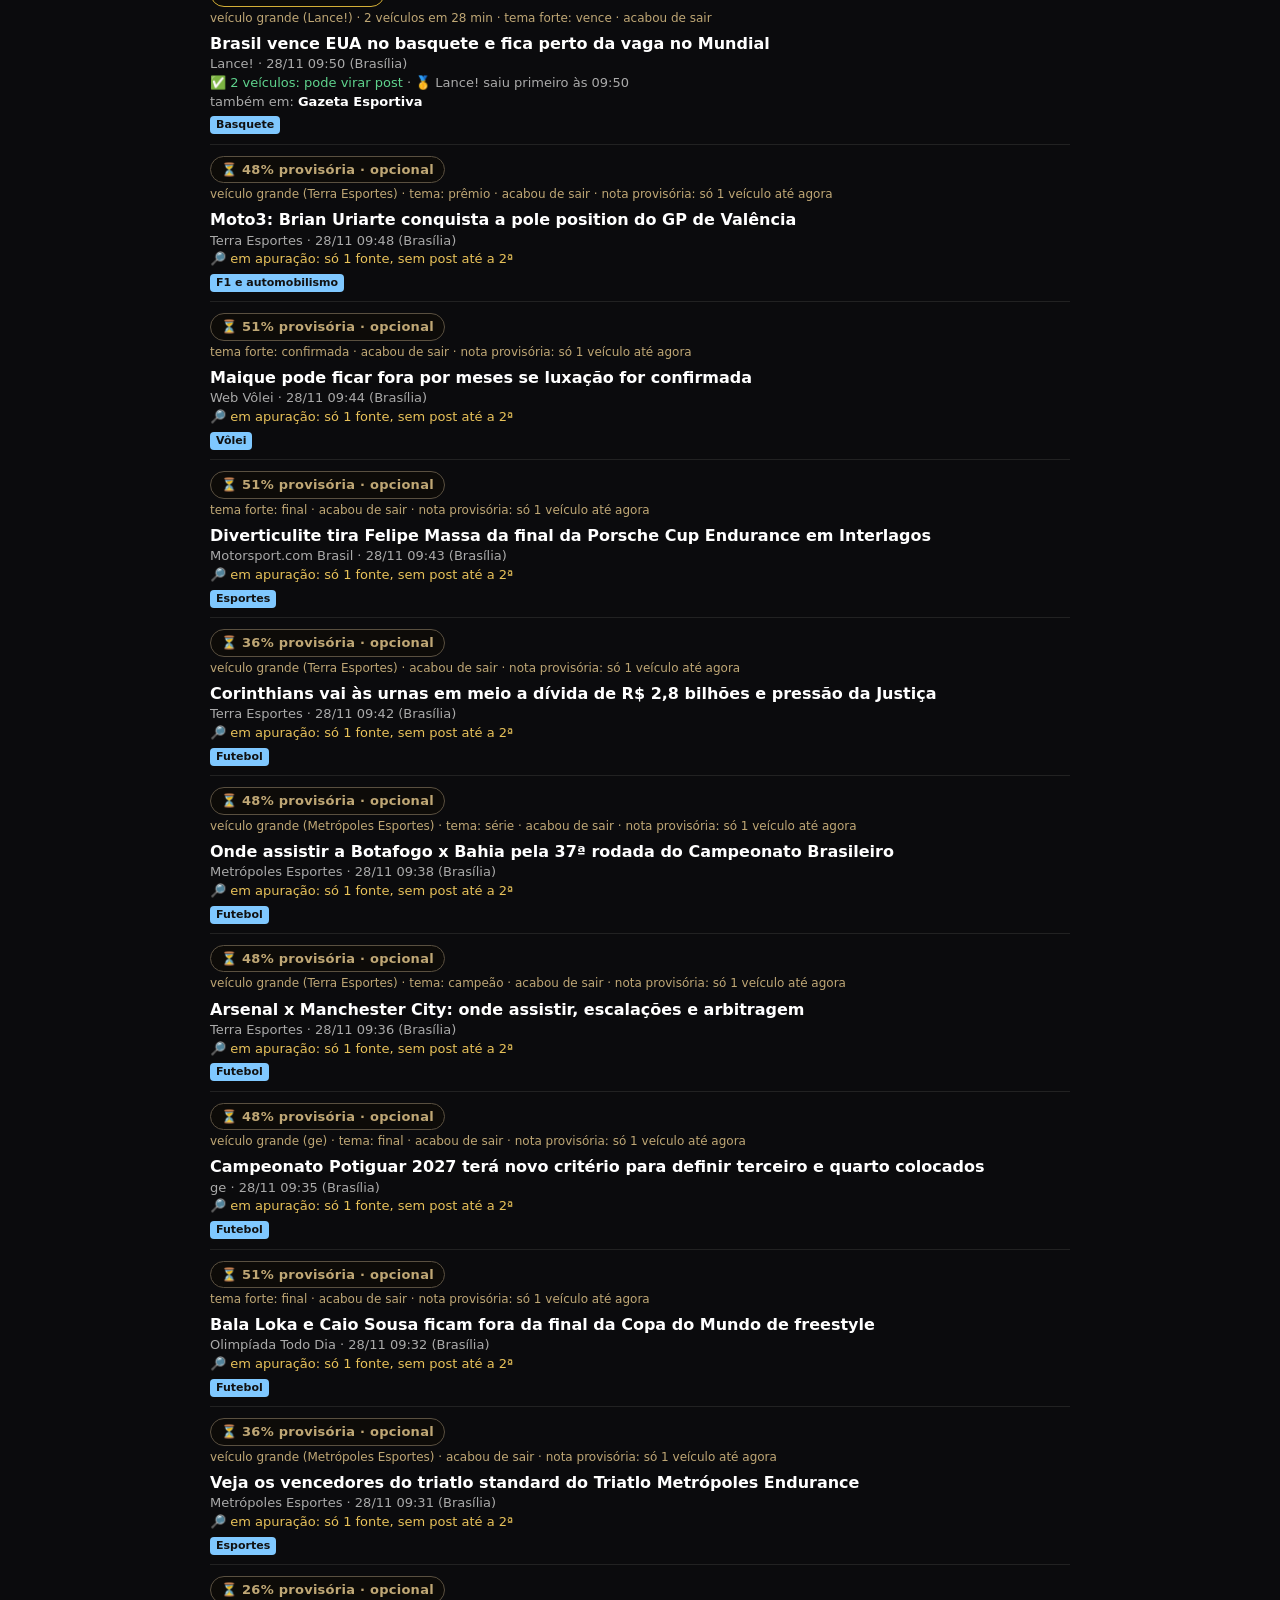
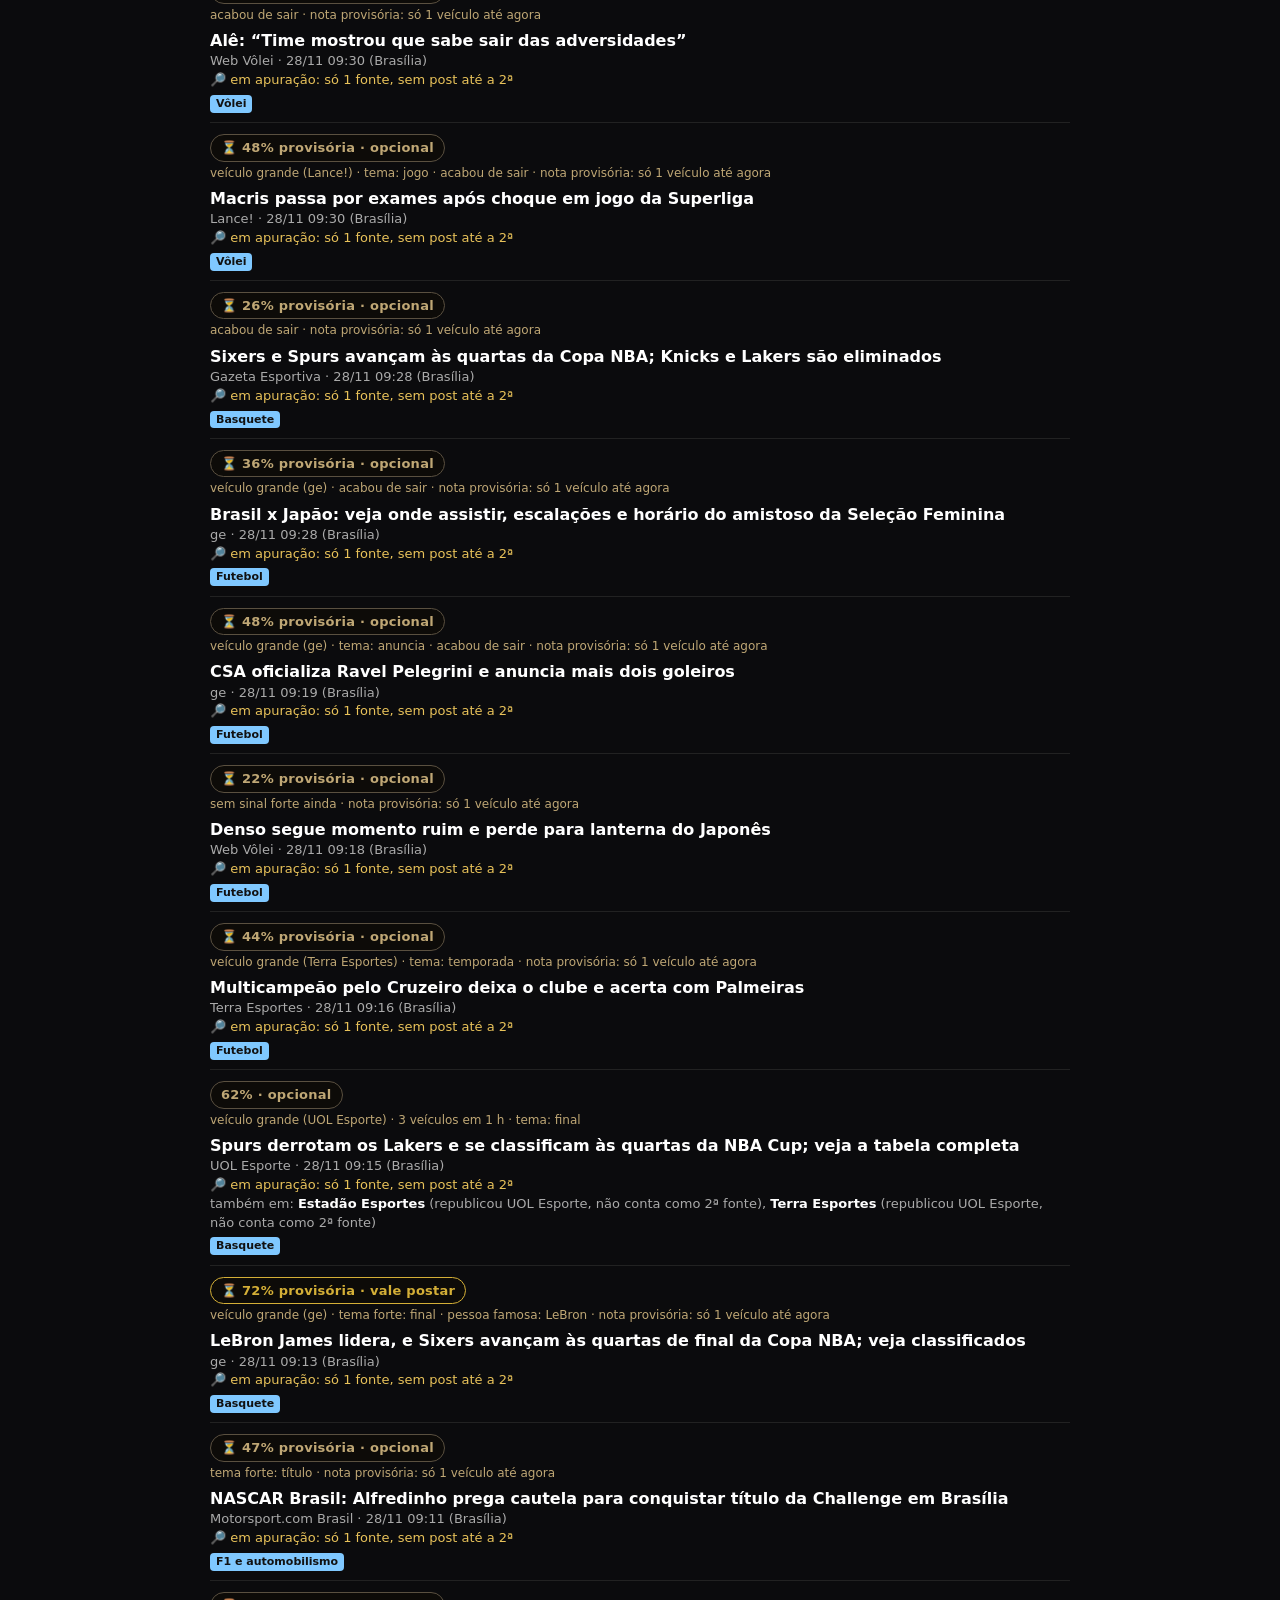
<file: esportes.html>
<!doctype html><html lang="pt-BR"><head><meta charset="utf-8"><meta name="viewport" content="width=device-width,initial-scale=1">
<title>Esportes · Jornal Visão da Fênix</title>
<link rel="icon" href="favicon-32.png"><meta name="theme-color" content="#0b0b0d">
<style>body{margin:0;background:#0b0b0d;color:#eee;font:16px/1.45 system-ui,sans-serif}main{max-width:860px;margin:auto;padding:14px}
h1{font-size:22px;color:#d4af37;margin:6px 0}h2{font-size:18px;margin:24px 0 6px;color:#d4af37}
nav{position:sticky;top:0;background:#0b0b0dee;padding:8px 0;display:flex;gap:8px;flex-wrap:wrap;z-index:2}nav a{font-size:13px;padding:5px 11px;border:1px solid #333;border-radius:14px;font-weight:500}
a{color:#fff;text-decoration:none;font-weight:600}a:hover{text-decoration:underline}.m{color:#aaa;font-size:13px}
.i{padding:9px 0;border-bottom:1px solid #222}.ex{border-left:4px solid #e0413a;background:#1d0f0f;padding:9px 12px;margin:8px 0;border-radius:6px}
.selo{display:inline-block;background:#e0413a;color:#fff;font-weight:800;font-size:12px;letter-spacing:.4px;padding:2px 8px;border-radius:5px;margin-bottom:4px}
.ok{color:#5fd38d}.esp{color:#e8c25a}.pl{display:inline-block;font-size:11px;font-weight:700;color:#111;background:#7fc8ff;border-radius:4px;padding:1px 6px;margin:3px 4px 0 0}
.vz{color:#666;font-size:13px}.exp{background:#141418;border:1px solid #26262c;border-radius:8px;padding:9px 12px;font-size:13px;color:#bbb}
input{width:100%;box-sizing:border-box;background:#141418;color:#eee;border:1px solid #333;border-radius:10px;padding:9px 12px;font:inherit;margin:6px 0}
.voltar{font-size:13px;color:#aaa}.op{border-left:4px solid #8e7cc3;background:#15121d;padding:9px 12px;margin:8px 0;border-radius:6px}.opt{display:inline-block;background:#8e7cc3;color:#fff;font-weight:800;font-size:12px;padding:2px 8px;border-radius:5px;margin-bottom:4px}.mods{display:flex;gap:6px;flex-wrap:wrap;margin:4px 0}.mods button{background:#141418;color:#ddd;border:1px solid #333;border-radius:14px;padding:5px 10px;font:inherit;font-size:13px}.mods button.on{background:#d4af37;color:#111}.vivo{color:#ff5a4f;font-weight:700}</style></head><body><main>
<a class="voltar" href="./">← Jornal</a> · <a class="voltar" href="musica.html">🎵 Música</a> · <a class="voltar" href="emalta.html">🚀 Em Alta</a> · <a class="voltar" href="series.html">🎬 Séries</a> · <a class="voltar" href="games.html">🎮 Games</a>
<h1>⚽ Esportes</h1><div id="at" class="m">carregando…</div>
<nav><a href="#aovivo">🔴 Ao vivo</a><a href="#exclusivos">⭐ Possíveis exclusivos</a><a href="#confirmados">✅ Confirmados</a><a href="#opiniao">🗣️ Opinião/Crítica</a><a href="#brasil">🇧🇷 Brasil</a><a href="#mundo">🌎 Mundo</a><a href="#fontes">Fontes</a></nav>
<div class="mods" id="mods"></div><input id="q" type="search" placeholder="Filtrar nesta página (ex.: Seleção, vôlei de praia, surfe, F1)" aria-label="Filtrar">
<div id="r"></div></main>
<script>
const nt=s=>{const p=s&&s.pot;if(!p)return'';const C={'nao-deixe':['#d4af37','#0d0b08','#d4af37'],vale:['#0d0b08','#d4af37','#d4af37'],opcional:['#0d0b08','#bfa775','#5a5040']}[p.faixa]||['#0d0b08','#bfa775','#5a5040'];return '<div class="nota" data-qa="nota" style="margin:2px 0 6px"><span style="display:inline-block;font:700 13px/1.2 system-ui,sans-serif;letter-spacing:.02em;padding:5px 10px;border-radius:999px;border:1.5px solid '+C[2]+';background:'+C[0]+';color:'+C[1]+'">'+e(p.rotulo)+'</span><div style="font:500 12px/1.35 system-ui,sans-serif;color:#bfa775;margin-top:3px">'+e(p.motivo)+'</div></div>'};  // 📊 nota de potencial (17/11): selo preto e dourado

const e=s=>String(s??'').replace(/[&<>"]/g,c=>({'&':'&amp;','<':'&lt;','>':'&gt;','"':'&quot;'}[c]));
const dt=p=>p.slice(8,10)+'/'+p.slice(5,7)+' '+p.slice(11,16);
const item=(s,cls)=>{const st=s.confirmado?'<span class="ok">✅ '+s.fontes+' veículos: pode virar post</span>':'<span class="esp" title="Só 1 site deu até agora. Sem post até aparecer a 2ª fonte.">🔎 em apuração: só 1 fonte, sem post até a 2ª</span>';
 const t=(s.tambemEm||[]).map(x=>'<a href="'+e(x.link)+'" target="_blank" rel="noopener">'+e(x.veiculo)+'</a>'+(x.republicadaDe?' (republicou '+e(x.republicadaDe)+', não conta como 2ª fonte)':'')).join(', ');
 return '<div class="'+(cls||'i')+'" data-t="'+e((s.titulo+' '+s.veiculo+' '+(s.original||'')+' '+(s.modalidade||'')).toLowerCase())+'" data-mod="'+e(s.modalidade||'')+'">'+
 nt(s)+(s.selo?'<div><span class="selo">'+(s.selo.tipo==='possivel'?'⭐ POSSÍVEL EXCLUSIVO':'📰 O SITE DIZ QUE É EXCLUSIVO')+'</span></div><div class="m">'+e(s.selo.texto)+'</div>':'')+
 (s.exclusivoConfirmado?'<div><span class="selo">✅ EXCLUSIVO CONFIRMADO</span></div>':'')+
 (s.aoVivo?'<span class="vivo">🔴 AO VIVO · </span>':'')+'<a href="'+e(s.link)+'" target="_blank" rel="noopener">'+e(s.titulo)+'</a>'+
 '<div class="m">'+e(s.veiculo)+' · '+dt(s.publicado)+' (Brasília)'+(s.traduzido?' · '+e(s.traduzido)+' · original: “'+e(s.original)+'”':'')+'</div>'+
 '<div class="m">'+st+(s.primeiro?' · 🥇 '+e(s.primeiro.veiculo)+' saiu primeiro às '+e(s.primeiro.hora):'')+'</div>'+
 (t?'<div class="m">também em: '+t+'</div>':'')+(s.modalidade?'<div><span class="pl">'+e(s.modalidade)+'</span></div>':'')+'</div>';};
const opi=s=>'<div class="op" data-t="'+e((s.titulo+' '+s.veiculo+' '+(s.original||'')+' '+s.modalidade).toLowerCase())+'" data-mod="'+e(s.modalidade)+'"><div><span class="opt">🗣️ OPINIÃO/CRÍTICA</span></div><a href="'+e(s.link)+'" target="_blank" rel="noopener">'+e(s.titulo)+'</a><div class="m">'+e(s.veiculo)+' · '+dt(s.publicado)+' (Brasília)'+(s.traduzido?' · '+e(s.traduzido):'')+' · coluna, blog ou análise do veículo: não é confirmação de fato</div><div><span class="pl">'+e(s.modalidade)+'</span></div></div>';
const sec=(id,nome,l,cls,vazio)=>'<h2 id="'+id+'">'+nome+'</h2>'+(l.length?l.map(s=>item(s,cls)).join(''):'<div class="vz">'+vazio+'</div>');
fetch('esportes.json?'+Date.now()).then(r=>r.json()).then(j=>{
 document.getElementById('at').textContent='Atualizado '+dt(j.atualizado)+' (Brasília) · '+j.monitorados+' veículos lidos nesta rodada';
 document.getElementById('r').innerHTML='<div class="exp">'+e(j.explica)+'</div>'+
 sec('aovivo','🔴 Ao vivo agora (últimas 6 h)',j.aoVivo||[],'i','Nenhuma transmissão ou acompanhamento ao vivo nas últimas 6 h.')+
 sec('exclusivos','⭐ Possíveis exclusivos',j.exclusivos,'ex','Nenhum site disse "exclusivo" numa notícia que só ele deu, nas últimas 48 h. Nada é inventado.')+
 (j.confirmadosExclusivos.length?sec('exclusivos-confirmados','✅ Exclusivos já confirmados por outro veículo',j.confirmadosExclusivos,'ex',''):'')+
 sec('confirmados','✅ Confirmados (2 ou mais veículos)',j.destaques,'i','Nada confirmado em 2 veículos nas últimas 48 h.')+
 '<h2 id="opiniao">🗣️ Opinião e Crítica (colunas)</h2>'+((j.opiniao||[]).length?j.opiniao.map(opi).join(''):'<div class="vz">Nenhuma coluna marcada pelos veículos nas últimas 48 h.</div>')+
 sec('brasil','🇧🇷 Brasil (sites em português)',j.brasil,'i','Nada nas últimas 48 h.')+
 sec('mundo','🌎 Mundo (traduzido do inglês: BBC Sport, ESPN, The Athletic, Sky Sports, The Guardian, Autosport, Surfer, MMA Fighting)',j.mundo,'i','Nada nas últimas 48 h.')+
 '<h2 id="fontes">Fontes desta rodada</h2><div class="m">'+j.fontes.map(f=>(f.ok?'✅ ':'⚠️ ')+e(f.nome)+(f.ok?' ('+f.itens+')':' ('+e(f.erro)+')')).join(' · ')+'</div>';
 let mod='';const q=document.getElementById('q'),M=document.getElementById('mods');const filtra=()=>{const v=q.value.trim().toLowerCase();document.querySelectorAll('[data-t]').forEach(d=>d.style.display=(!v||d.dataset.t.includes(v))&&(!mod||d.dataset.mod===mod)?'':'none');};
 M.innerHTML=['Todos',...(j.modalidades||[])].map(m=>'<button data-m="'+(m==='Todos'?'':e(m))+'"'+(m==='Todos'?' class="on"':'')+'>'+e(m)+'</button>').join('');
 M.onclick=ev=>{const b=ev.target.closest('button');if(!b)return;mod=b.dataset.m;M.querySelectorAll('button').forEach(x=>x.classList.toggle('on',x===b));filtra();};q.oninput=filtra;
}).catch(()=>{document.getElementById('at').textContent='Não consegui carregar agora. Tente de novo em instantes.';});
</script></body></html>
</file>
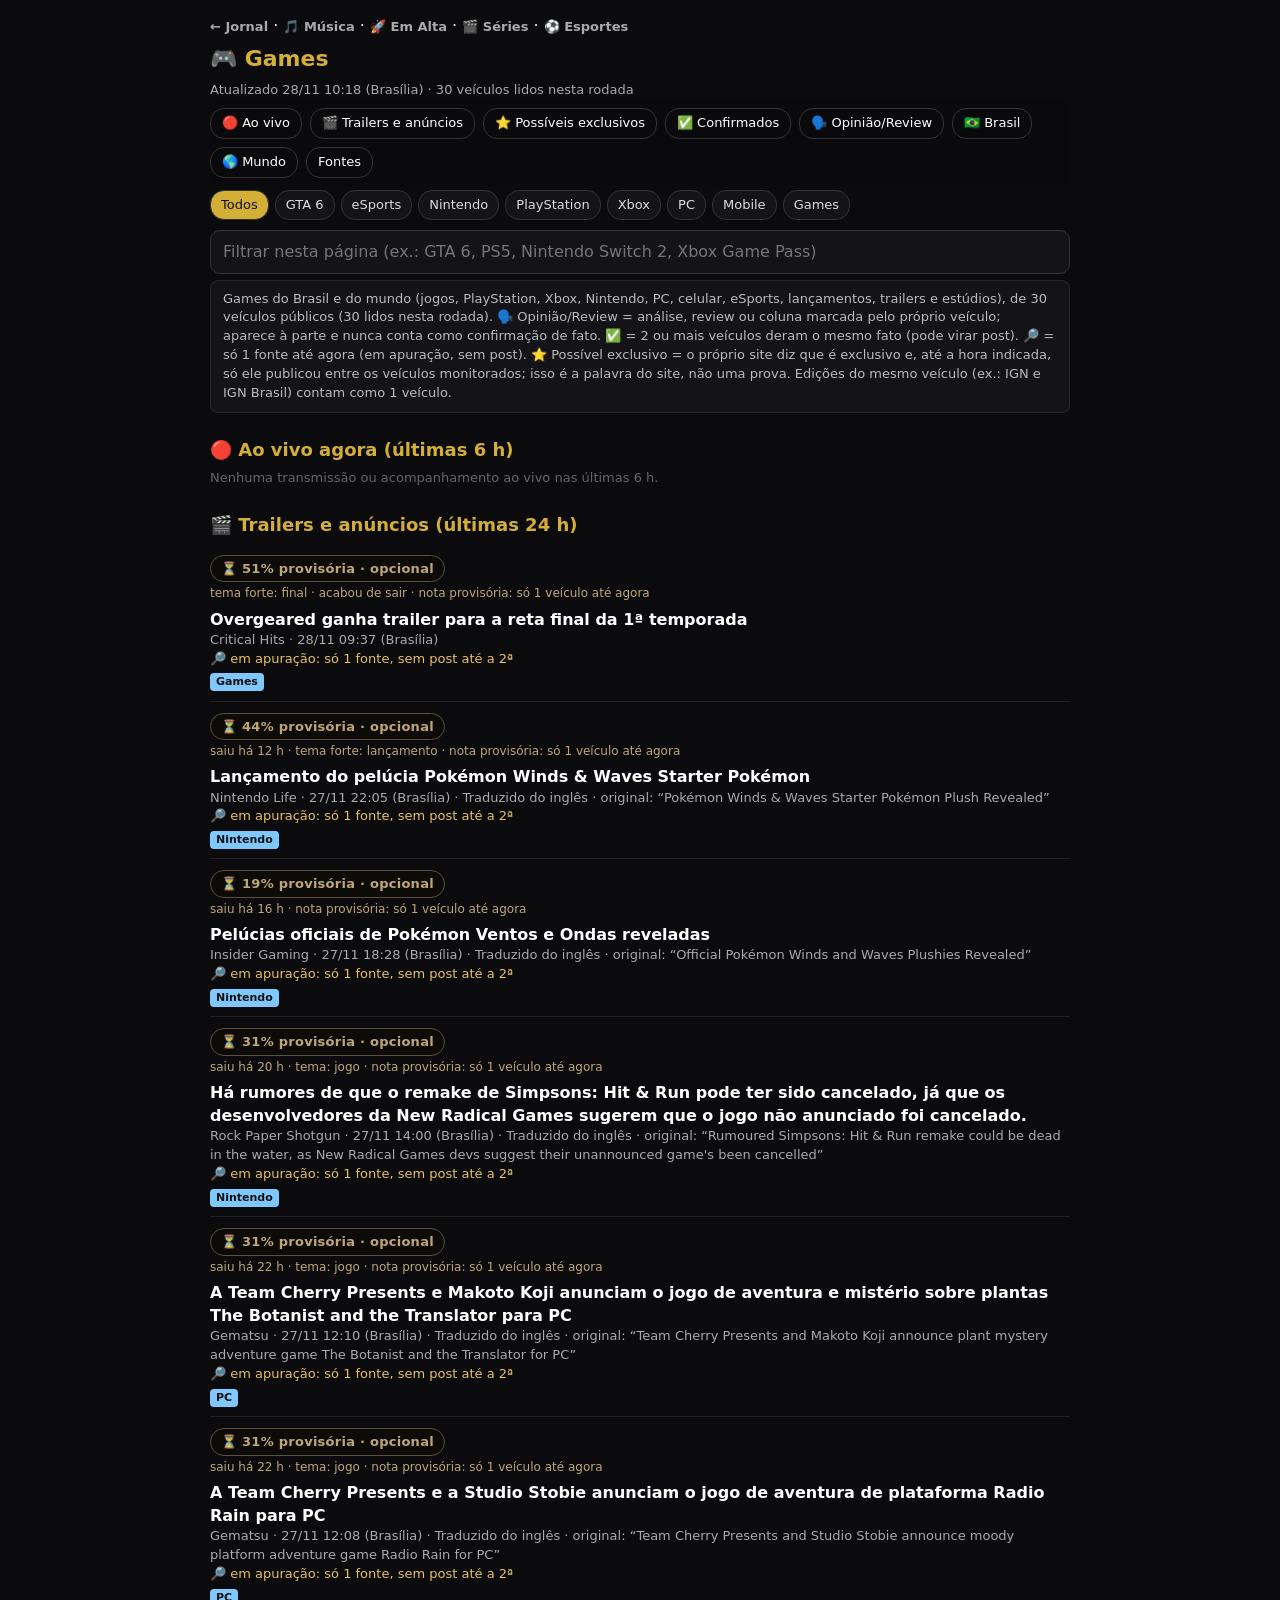
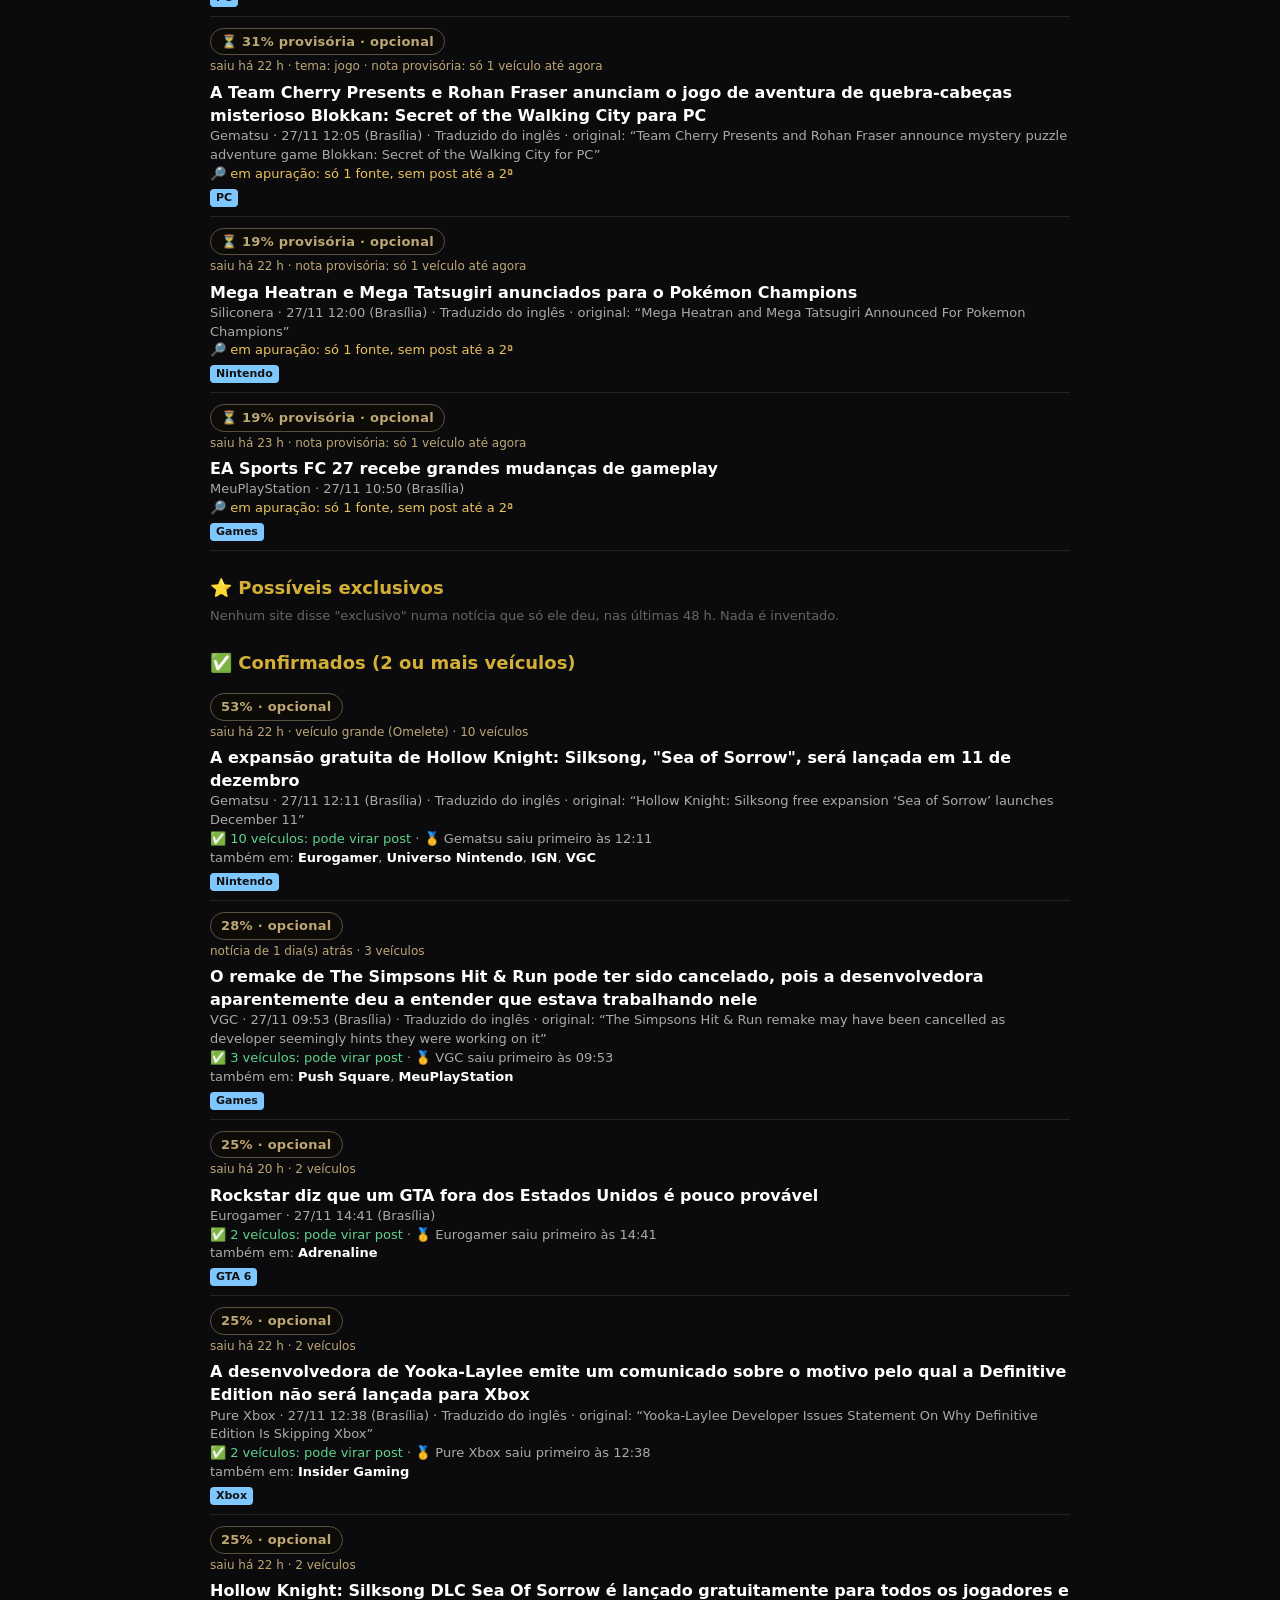
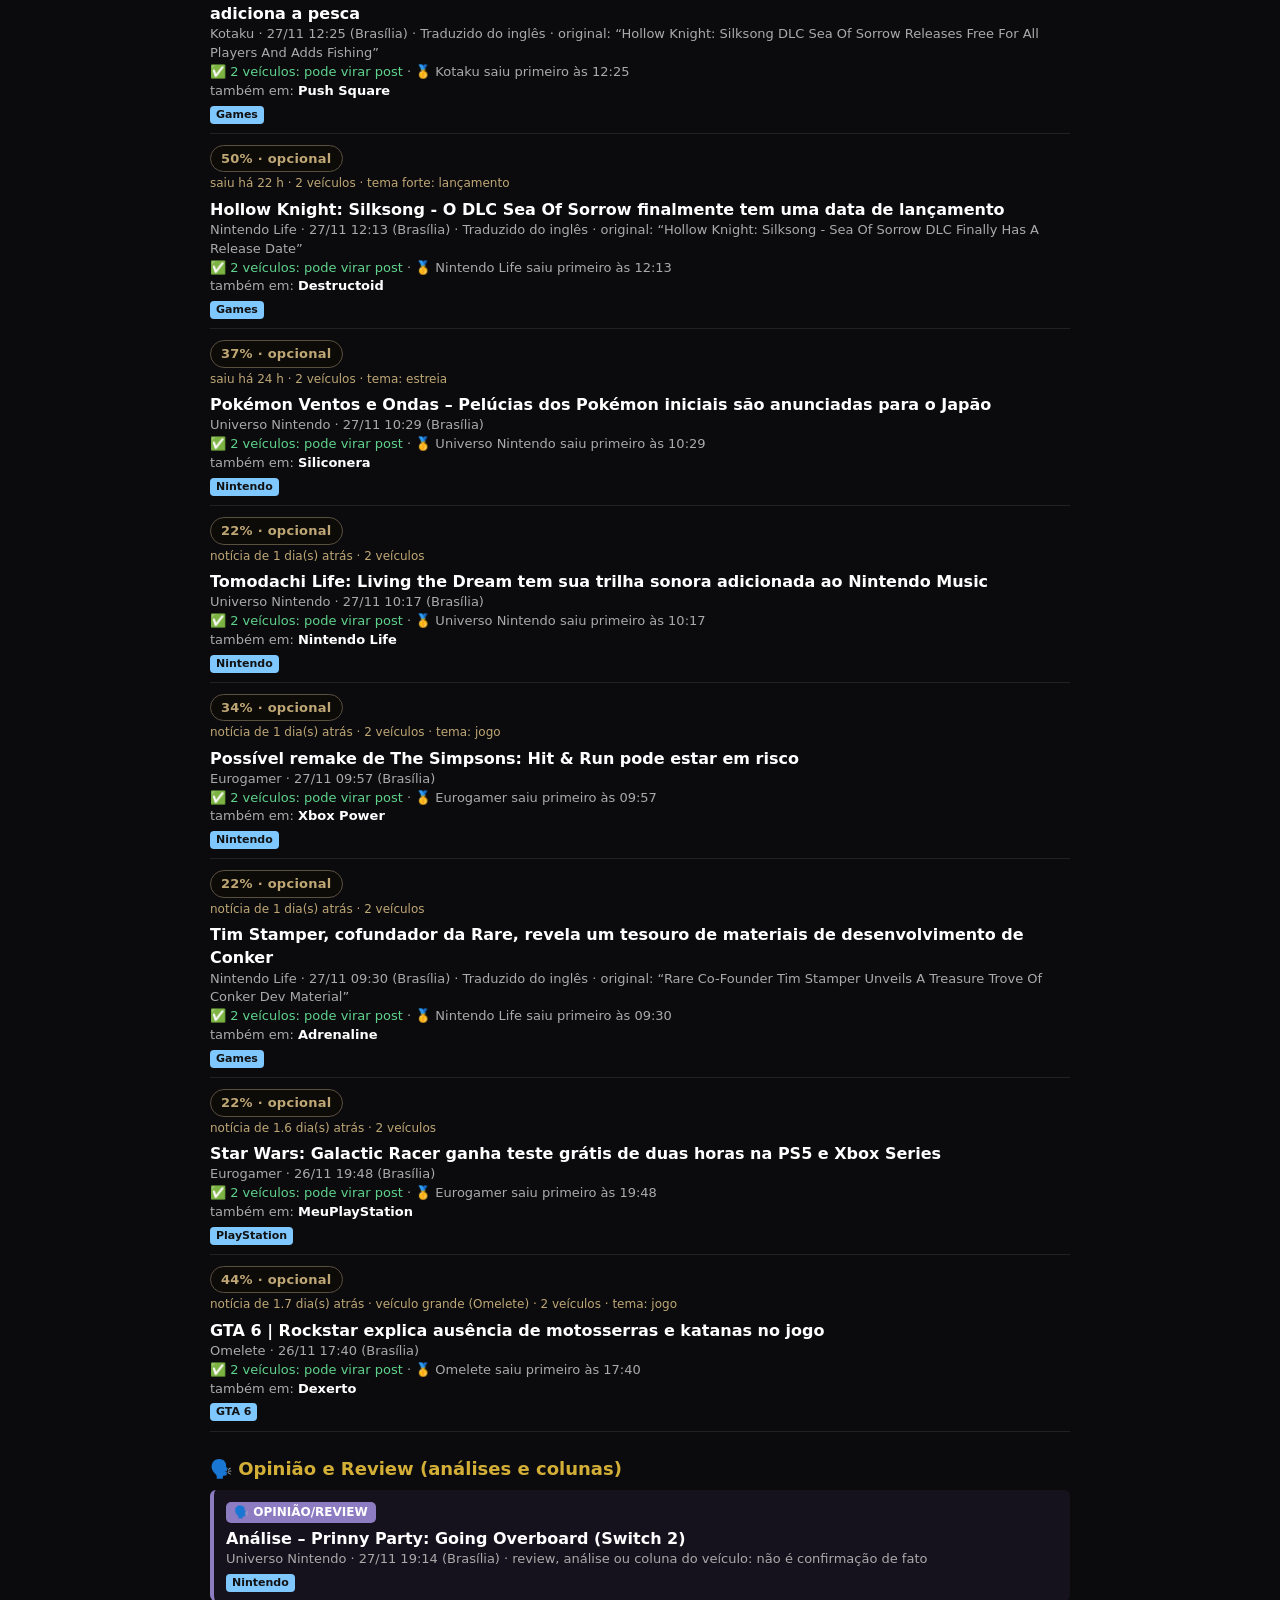
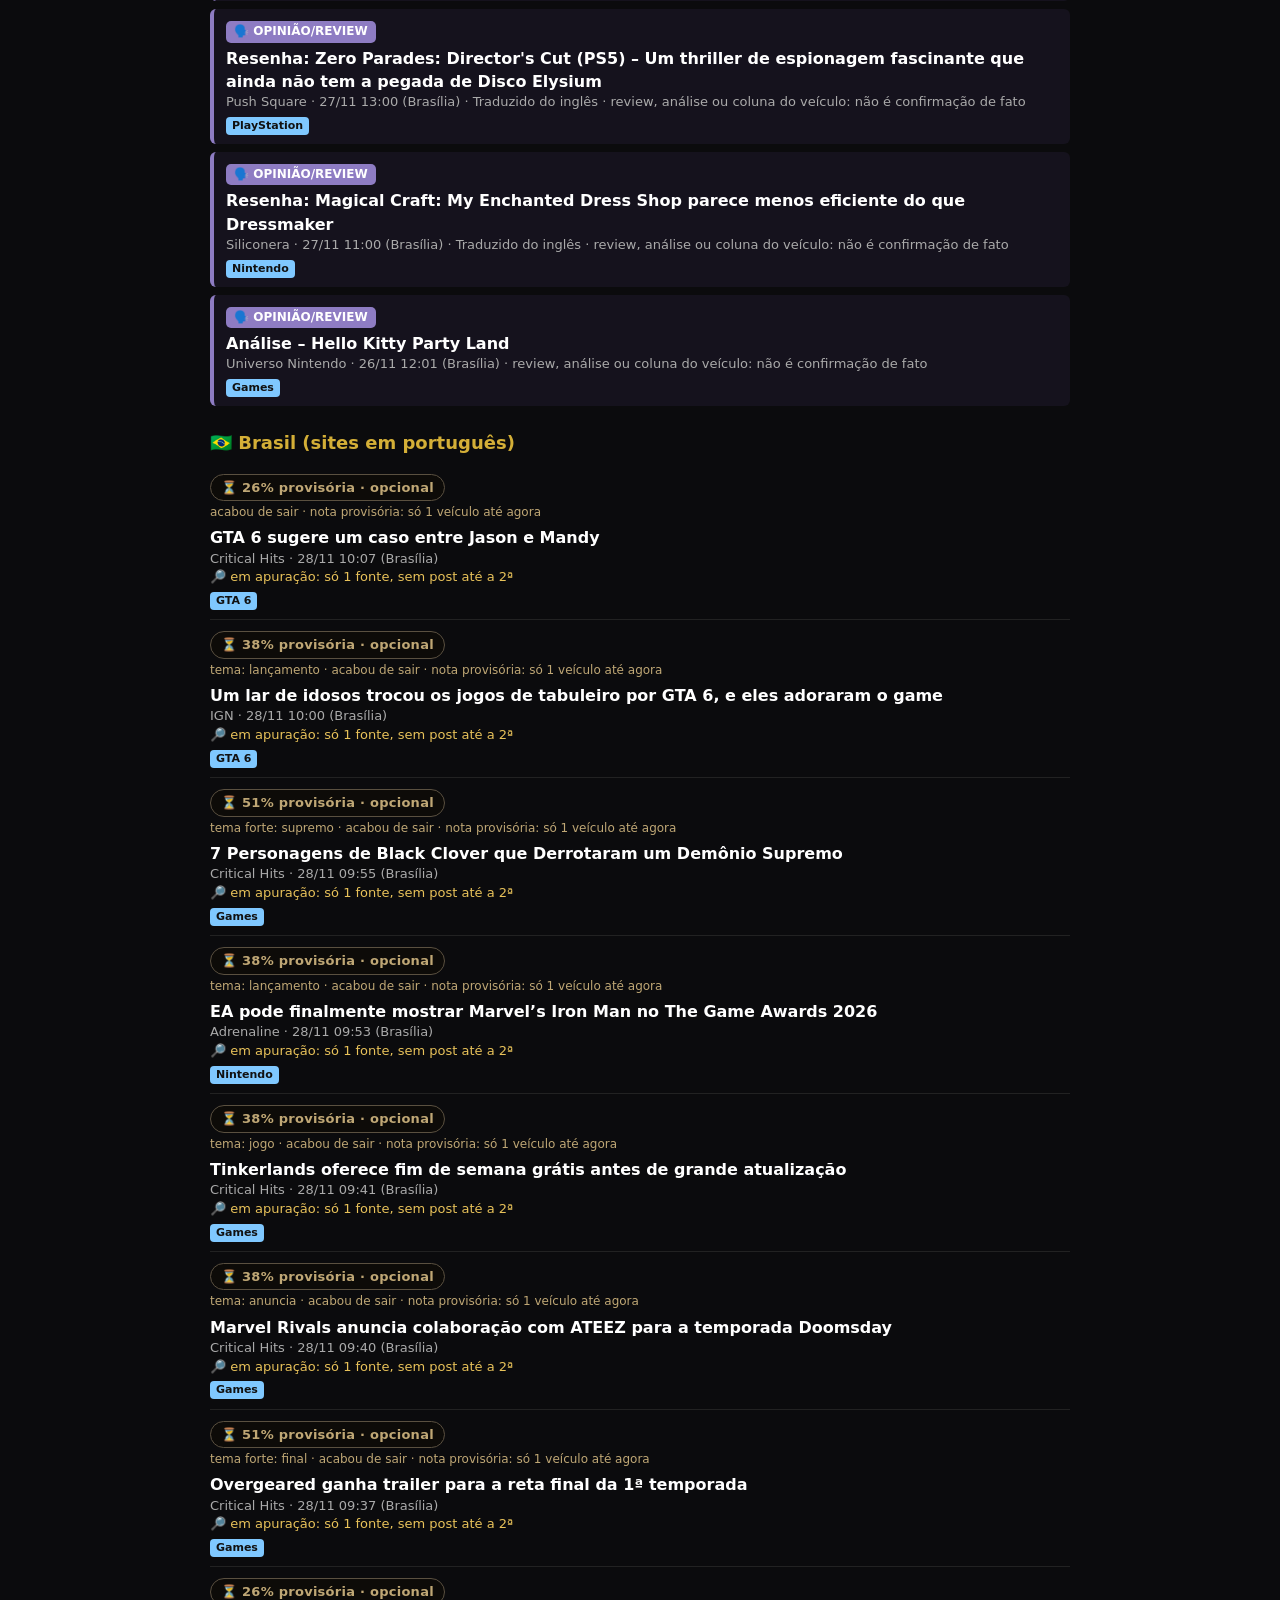
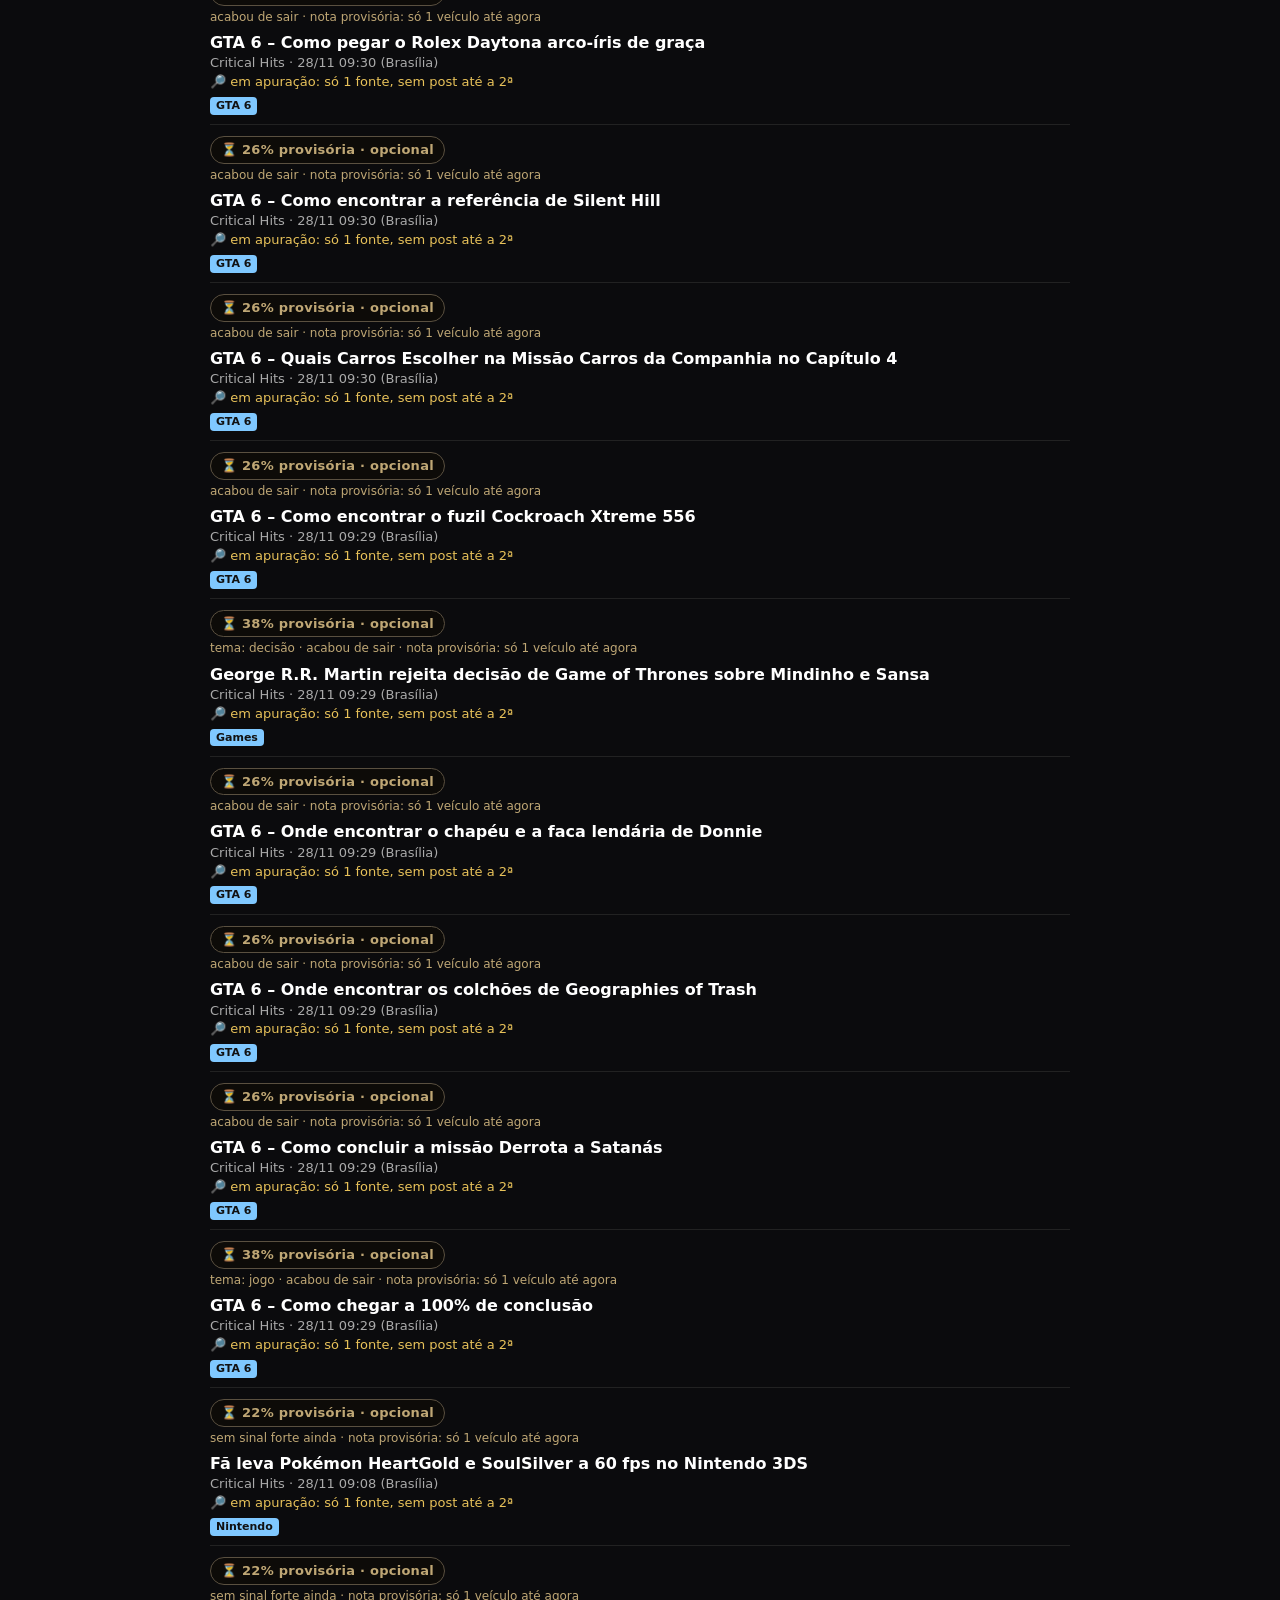
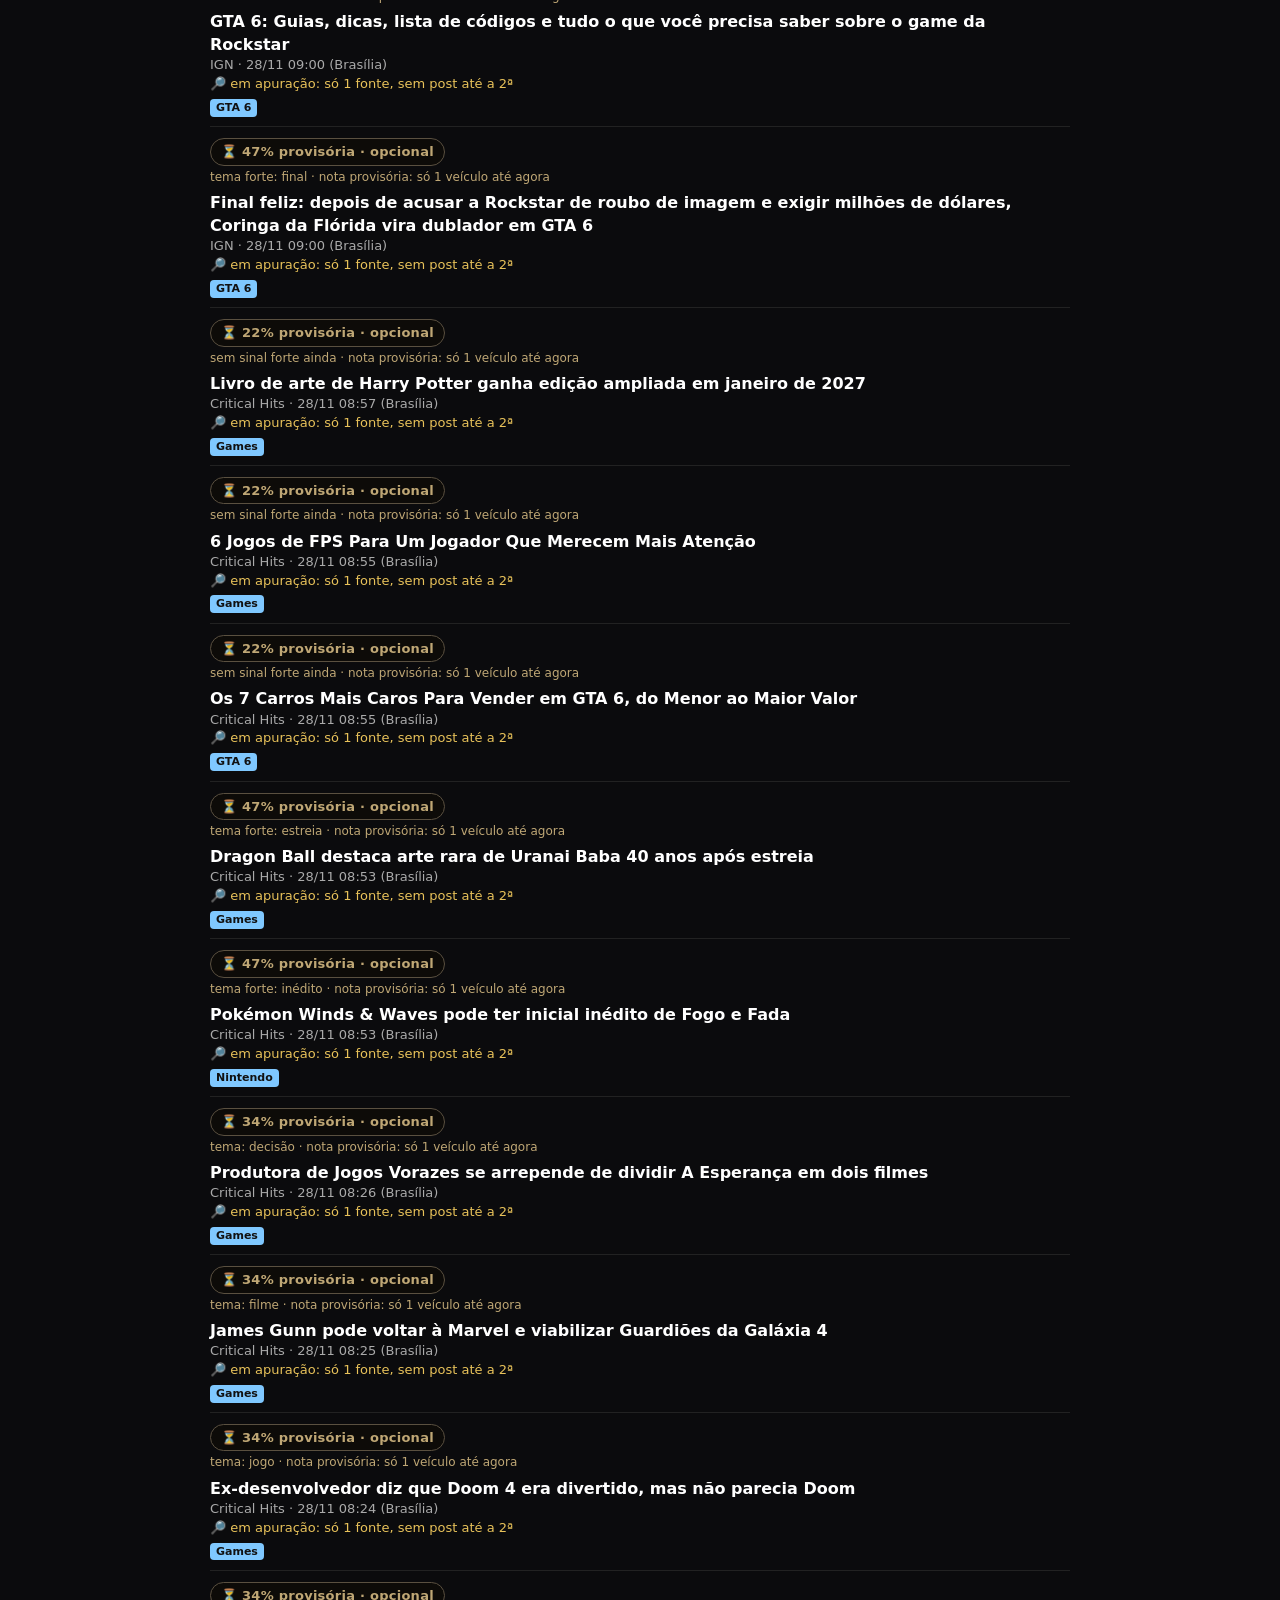
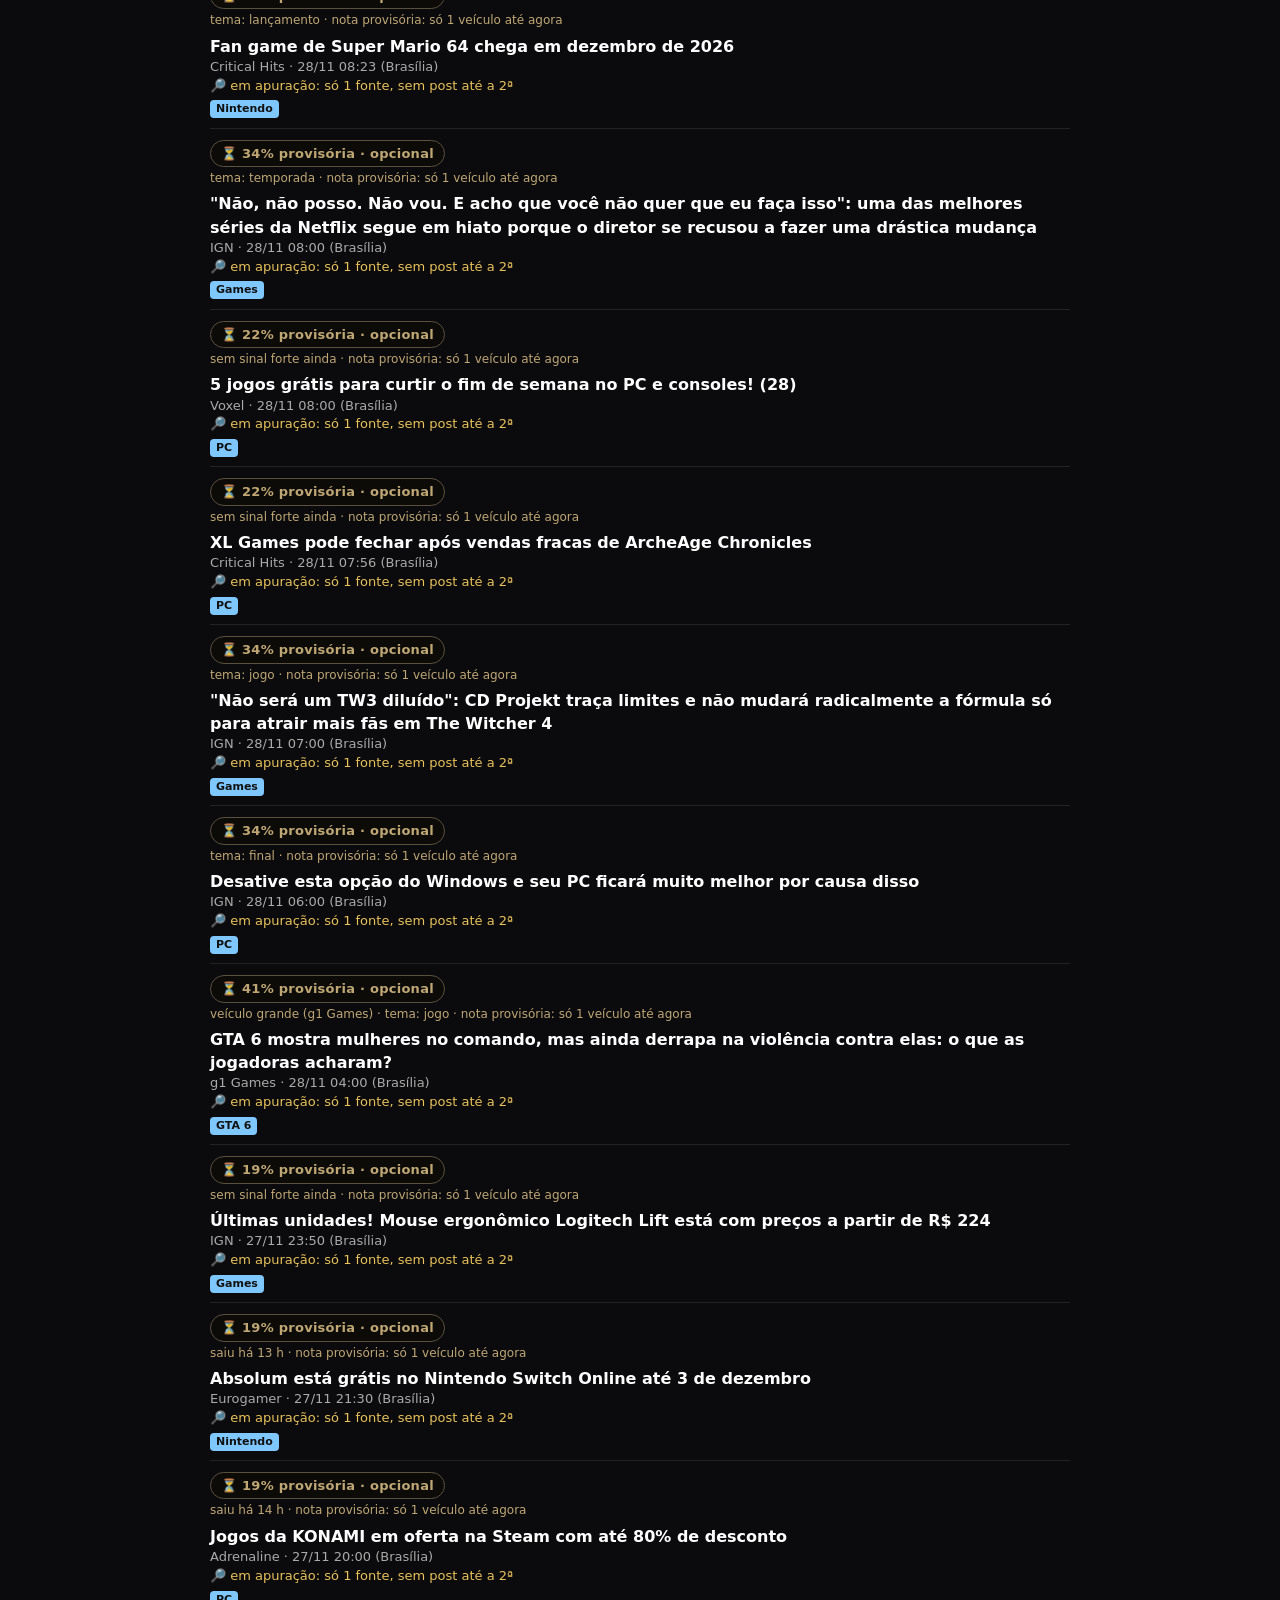
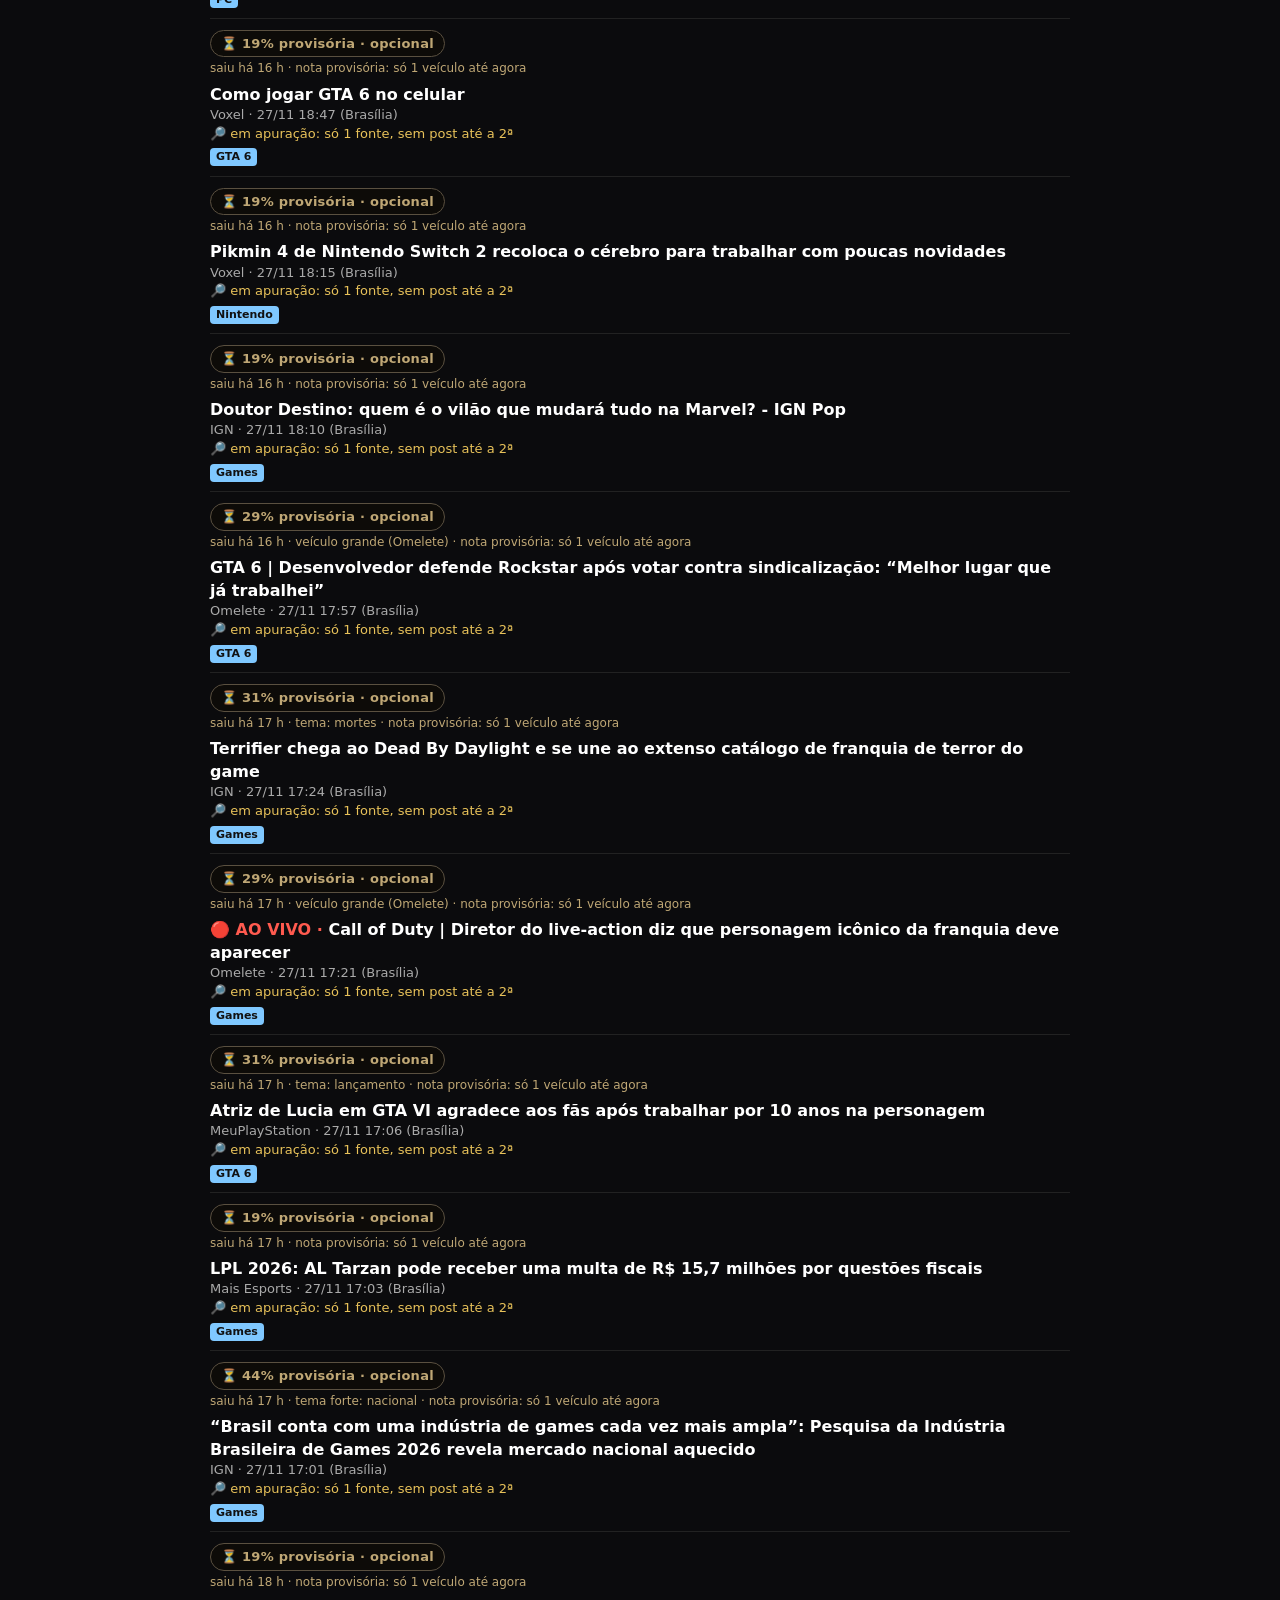
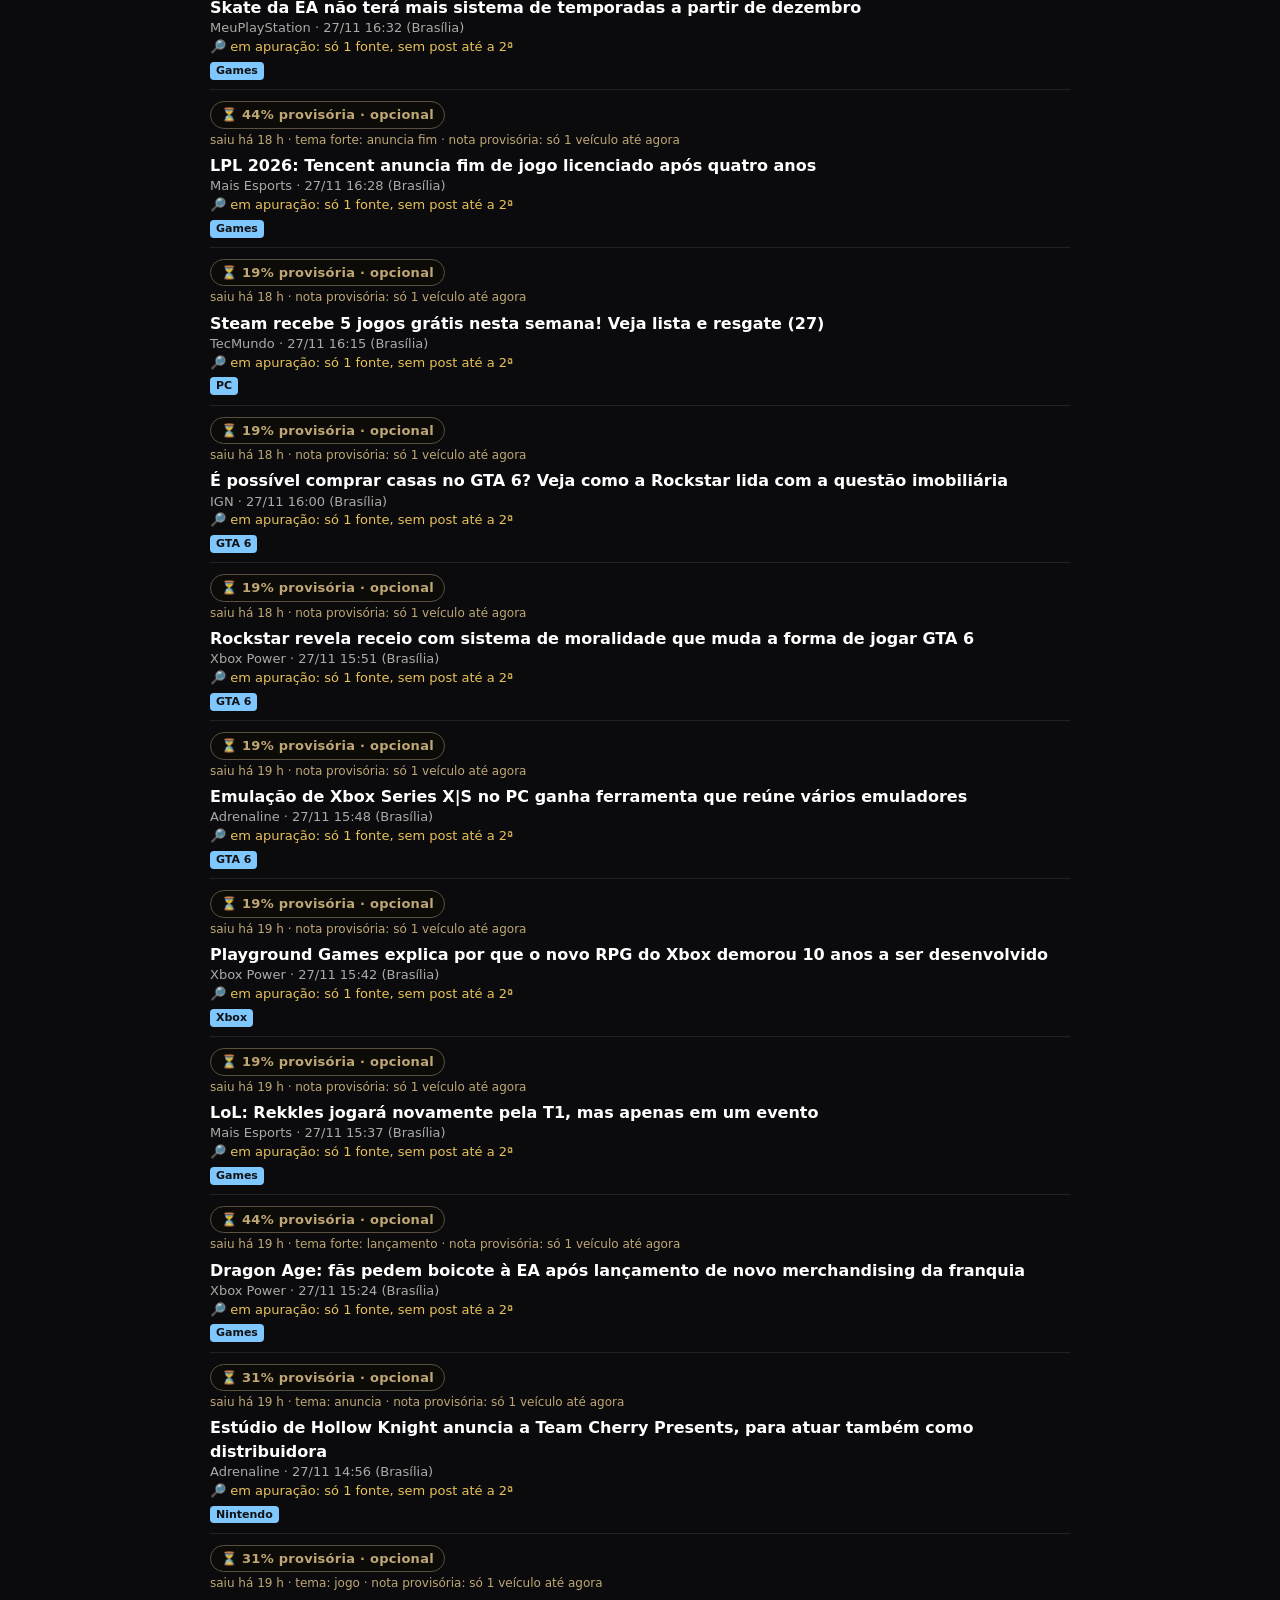
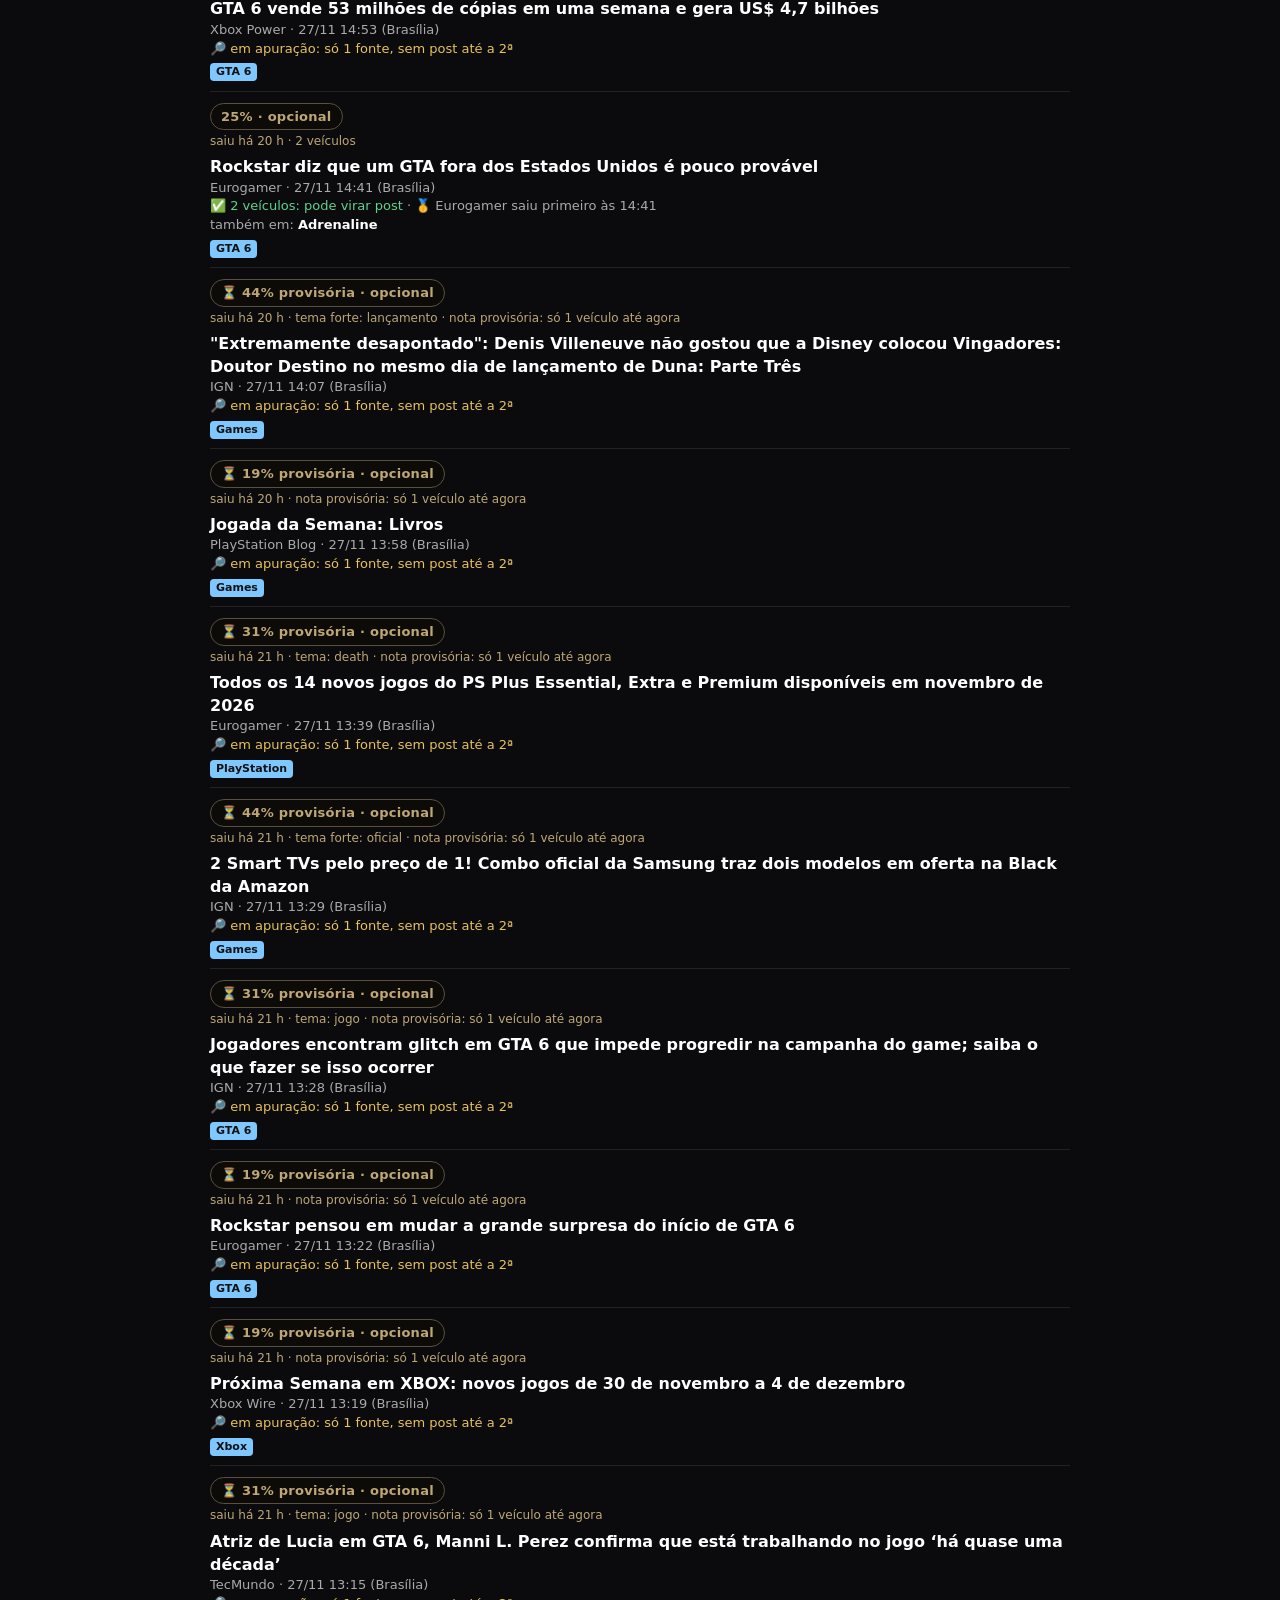
<file: games.html>
<!doctype html><html lang="pt-BR"><head><meta charset="utf-8"><meta name="viewport" content="width=device-width,initial-scale=1">
<title>Games · Jornal Visão da Fênix</title>
<link rel="icon" href="favicon-32.png"><meta name="theme-color" content="#0b0b0d">
<style>body{margin:0;background:#0b0b0d;color:#eee;font:16px/1.45 system-ui,sans-serif}main{max-width:860px;margin:auto;padding:14px}
h1{font-size:22px;color:#d4af37;margin:6px 0}h2{font-size:18px;margin:24px 0 6px;color:#d4af37}
nav{position:sticky;top:0;background:#0b0b0dee;padding:8px 0;display:flex;gap:8px;flex-wrap:wrap;z-index:2}nav a{font-size:13px;padding:5px 11px;border:1px solid #333;border-radius:14px;font-weight:500}
a{color:#fff;text-decoration:none;font-weight:600}a:hover{text-decoration:underline}.m{color:#aaa;font-size:13px}
.i{padding:9px 0;border-bottom:1px solid #222}.ex{border-left:4px solid #e0413a;background:#1d0f0f;padding:9px 12px;margin:8px 0;border-radius:6px}
.selo{display:inline-block;background:#e0413a;color:#fff;font-weight:800;font-size:12px;letter-spacing:.4px;padding:2px 8px;border-radius:5px;margin-bottom:4px}
.ok{color:#5fd38d}.esp{color:#e8c25a}.pl{display:inline-block;font-size:11px;font-weight:700;color:#111;background:#7fc8ff;border-radius:4px;padding:1px 6px;margin:3px 4px 0 0}
.vz{color:#666;font-size:13px}.exp{background:#141418;border:1px solid #26262c;border-radius:8px;padding:9px 12px;font-size:13px;color:#bbb}
input{width:100%;box-sizing:border-box;background:#141418;color:#eee;border:1px solid #333;border-radius:10px;padding:9px 12px;font:inherit;margin:6px 0}
.voltar{font-size:13px;color:#aaa}.op{border-left:4px solid #8e7cc3;background:#15121d;padding:9px 12px;margin:8px 0;border-radius:6px}.opt{display:inline-block;background:#8e7cc3;color:#fff;font-weight:800;font-size:12px;padding:2px 8px;border-radius:5px;margin-bottom:4px}.mods{display:flex;gap:6px;flex-wrap:wrap;margin:4px 0}.mods button{background:#141418;color:#ddd;border:1px solid #333;border-radius:14px;padding:5px 10px;font:inherit;font-size:13px}.mods button.on{background:#d4af37;color:#111}.vivo{color:#ff5a4f;font-weight:700}</style></head><body><main>
<a class="voltar" href="./">← Jornal</a> · <a class="voltar" href="musica.html">🎵 Música</a> · <a class="voltar" href="emalta.html">🚀 Em Alta</a> · <a class="voltar" href="series.html">🎬 Séries</a> · <a class="voltar" href="esportes.html">⚽ Esportes</a>
<h1>🎮 Games</h1><div id="at" class="m">carregando…</div>
<nav><a href="#aovivo">🔴 Ao vivo</a><a href="#trailers">🎬 Trailers e anúncios</a><a href="#exclusivos">⭐ Possíveis exclusivos</a><a href="#confirmados">✅ Confirmados</a><a href="#opiniao">🗣️ Opinião/Review</a><a href="#brasil">🇧🇷 Brasil</a><a href="#mundo">🌎 Mundo</a><a href="#fontes">Fontes</a></nav>
<div class="mods" id="mods"></div><input id="q" type="search" placeholder="Filtrar nesta página (ex.: GTA 6, PS5, Nintendo Switch 2, Xbox Game Pass)" aria-label="Filtrar">
<div id="r"></div></main>
<script>
const nt=s=>{const p=s&&s.pot;if(!p)return'';const C={'nao-deixe':['#d4af37','#0d0b08','#d4af37'],vale:['#0d0b08','#d4af37','#d4af37'],opcional:['#0d0b08','#bfa775','#5a5040']}[p.faixa]||['#0d0b08','#bfa775','#5a5040'];return '<div class="nota" data-qa="nota" style="margin:2px 0 6px"><span style="display:inline-block;font:700 13px/1.2 system-ui,sans-serif;letter-spacing:.02em;padding:5px 10px;border-radius:999px;border:1.5px solid '+C[2]+';background:'+C[0]+';color:'+C[1]+'">'+e(p.rotulo)+'</span><div style="font:500 12px/1.35 system-ui,sans-serif;color:#bfa775;margin-top:3px">'+e(p.motivo)+'</div></div>'};  // 📊 nota de potencial (17/11): selo preto e dourado

const e=s=>String(s??'').replace(/[&<>"]/g,c=>({'&':'&amp;','<':'&lt;','>':'&gt;','"':'&quot;'}[c]));
const dt=p=>p.slice(8,10)+'/'+p.slice(5,7)+' '+p.slice(11,16);
const item=(s,cls)=>{const st=s.confirmado?'<span class="ok">✅ '+s.fontes+' veículos: pode virar post</span>':'<span class="esp" title="Só 1 site deu até agora. Sem post até aparecer a 2ª fonte.">🔎 em apuração: só 1 fonte, sem post até a 2ª</span>';
 const t=(s.tambemEm||[]).map(x=>'<a href="'+e(x.link)+'" target="_blank" rel="noopener">'+e(x.veiculo)+'</a>'+(x.republicadaDe?' (republicou '+e(x.republicadaDe)+', não conta como 2ª fonte)':'')).join(', ');
 return '<div class="'+(cls||'i')+'" data-t="'+e((s.titulo+' '+s.veiculo+' '+(s.original||'')+' '+(s.modalidade||'')).toLowerCase())+'" data-mod="'+e(s.modalidade||'')+'">'+
 nt(s)+(s.selo?'<div><span class="selo">'+(s.selo.tipo==='possivel'?'⭐ POSSÍVEL EXCLUSIVO':'📰 O SITE DIZ QUE É EXCLUSIVO')+'</span></div><div class="m">'+e(s.selo.texto)+'</div>':'')+
 (s.exclusivoConfirmado?'<div><span class="selo">✅ EXCLUSIVO CONFIRMADO</span></div>':'')+
 (s.aoVivo?'<span class="vivo">🔴 AO VIVO · </span>':'')+'<a href="'+e(s.link)+'" target="_blank" rel="noopener">'+e(s.titulo)+'</a>'+
 '<div class="m">'+e(s.veiculo)+' · '+dt(s.publicado)+' (Brasília)'+(s.traduzido?' · '+e(s.traduzido)+' · original: “'+e(s.original)+'”':'')+'</div>'+
 '<div class="m">'+st+(s.primeiro?' · 🥇 '+e(s.primeiro.veiculo)+' saiu primeiro às '+e(s.primeiro.hora):'')+'</div>'+
 (t?'<div class="m">também em: '+t+'</div>':'')+(s.modalidade?'<div><span class="pl">'+e(s.modalidade)+'</span></div>':'')+'</div>';};
const opi=s=>'<div class="op" data-t="'+e((s.titulo+' '+s.veiculo+' '+(s.original||'')+' '+s.modalidade).toLowerCase())+'" data-mod="'+e(s.modalidade)+'"><div><span class="opt">🗣️ OPINIÃO/REVIEW</span></div><a href="'+e(s.link)+'" target="_blank" rel="noopener">'+e(s.titulo)+'</a><div class="m">'+e(s.veiculo)+' · '+dt(s.publicado)+' (Brasília)'+(s.traduzido?' · '+e(s.traduzido):'')+' · review, análise ou coluna do veículo: não é confirmação de fato</div><div><span class="pl">'+e(s.modalidade)+'</span></div></div>';
const sec=(id,nome,l,cls,vazio)=>'<h2 id="'+id+'">'+nome+'</h2>'+(l.length?l.map(s=>item(s,cls)).join(''):'<div class="vz">'+vazio+'</div>');
fetch('games.json?'+Date.now()).then(r=>r.json()).then(j=>{
 document.getElementById('at').textContent='Atualizado '+dt(j.atualizado)+' (Brasília) · '+j.monitorados+' veículos lidos nesta rodada';
 document.getElementById('r').innerHTML='<div class="exp">'+e(j.explica)+'</div>'+
 sec('aovivo','🔴 Ao vivo agora (últimas 6 h)',j.aoVivo||[],'i','Nenhuma transmissão ou acompanhamento ao vivo nas últimas 6 h.')+
 sec('trailers','🎬 Trailers e anúncios (últimas 24 h)',j.trailers||[],'i','Nenhum trailer ou anúncio nas últimas 24 h.')+
 sec('exclusivos','⭐ Possíveis exclusivos',j.exclusivos,'ex','Nenhum site disse "exclusivo" numa notícia que só ele deu, nas últimas 48 h. Nada é inventado.')+
 (j.confirmadosExclusivos.length?sec('exclusivos-confirmados','✅ Exclusivos já confirmados por outro veículo',j.confirmadosExclusivos,'ex',''):'')+
 sec('confirmados','✅ Confirmados (2 ou mais veículos)',j.destaques,'i','Nada confirmado em 2 veículos nas últimas 48 h.')+
 '<h2 id="opiniao">🗣️ Opinião e Review (análises e colunas)</h2>'+((j.opiniao||[]).length?j.opiniao.map(opi).join(''):'<div class="vz">Nenhuma análise ou coluna marcada pelos veículos nas últimas 48 h.</div>')+
 sec('brasil','🇧🇷 Brasil (sites em português)',j.brasil,'i','Nada nas últimas 48 h.')+
 sec('mundo','🌎 Mundo (traduzido do inglês: IGN, GameSpot, Eurogamer, Kotaku, Polygon, VGC, PC Gamer, Push Square, Nintendo Life, PlayStation Blog, Xbox Wire e outros)',j.mundo,'i','Nada nas últimas 48 h.')+
 '<h2 id="fontes">Fontes desta rodada</h2><div class="m">'+j.fontes.map(f=>(f.ok?'✅ ':'⚠️ ')+e(f.nome)+(f.ok?' ('+f.itens+')':' ('+e(f.erro)+')')).join(' · ')+'</div>';
 let mod='';const q=document.getElementById('q'),M=document.getElementById('mods');const filtra=()=>{const v=q.value.trim().toLowerCase();document.querySelectorAll('[data-t]').forEach(d=>d.style.display=(!v||d.dataset.t.includes(v))&&(!mod||d.dataset.mod===mod)?'':'none');};
 M.innerHTML=['Todos',...(j.modalidades||[])].map(m=>'<button data-m="'+(m==='Todos'?'':e(m))+'"'+(m==='Todos'?' class="on"':'')+'>'+e(m)+'</button>').join('');
 M.onclick=ev=>{const b=ev.target.closest('button');if(!b)return;mod=b.dataset.m;M.querySelectorAll('button').forEach(x=>x.classList.toggle('on',x===b));filtra();};q.oninput=filtra;
}).catch(()=>{document.getElementById('at').textContent='Não consegui carregar agora. Tente de novo em instantes.';});
</script></body></html>
</file>
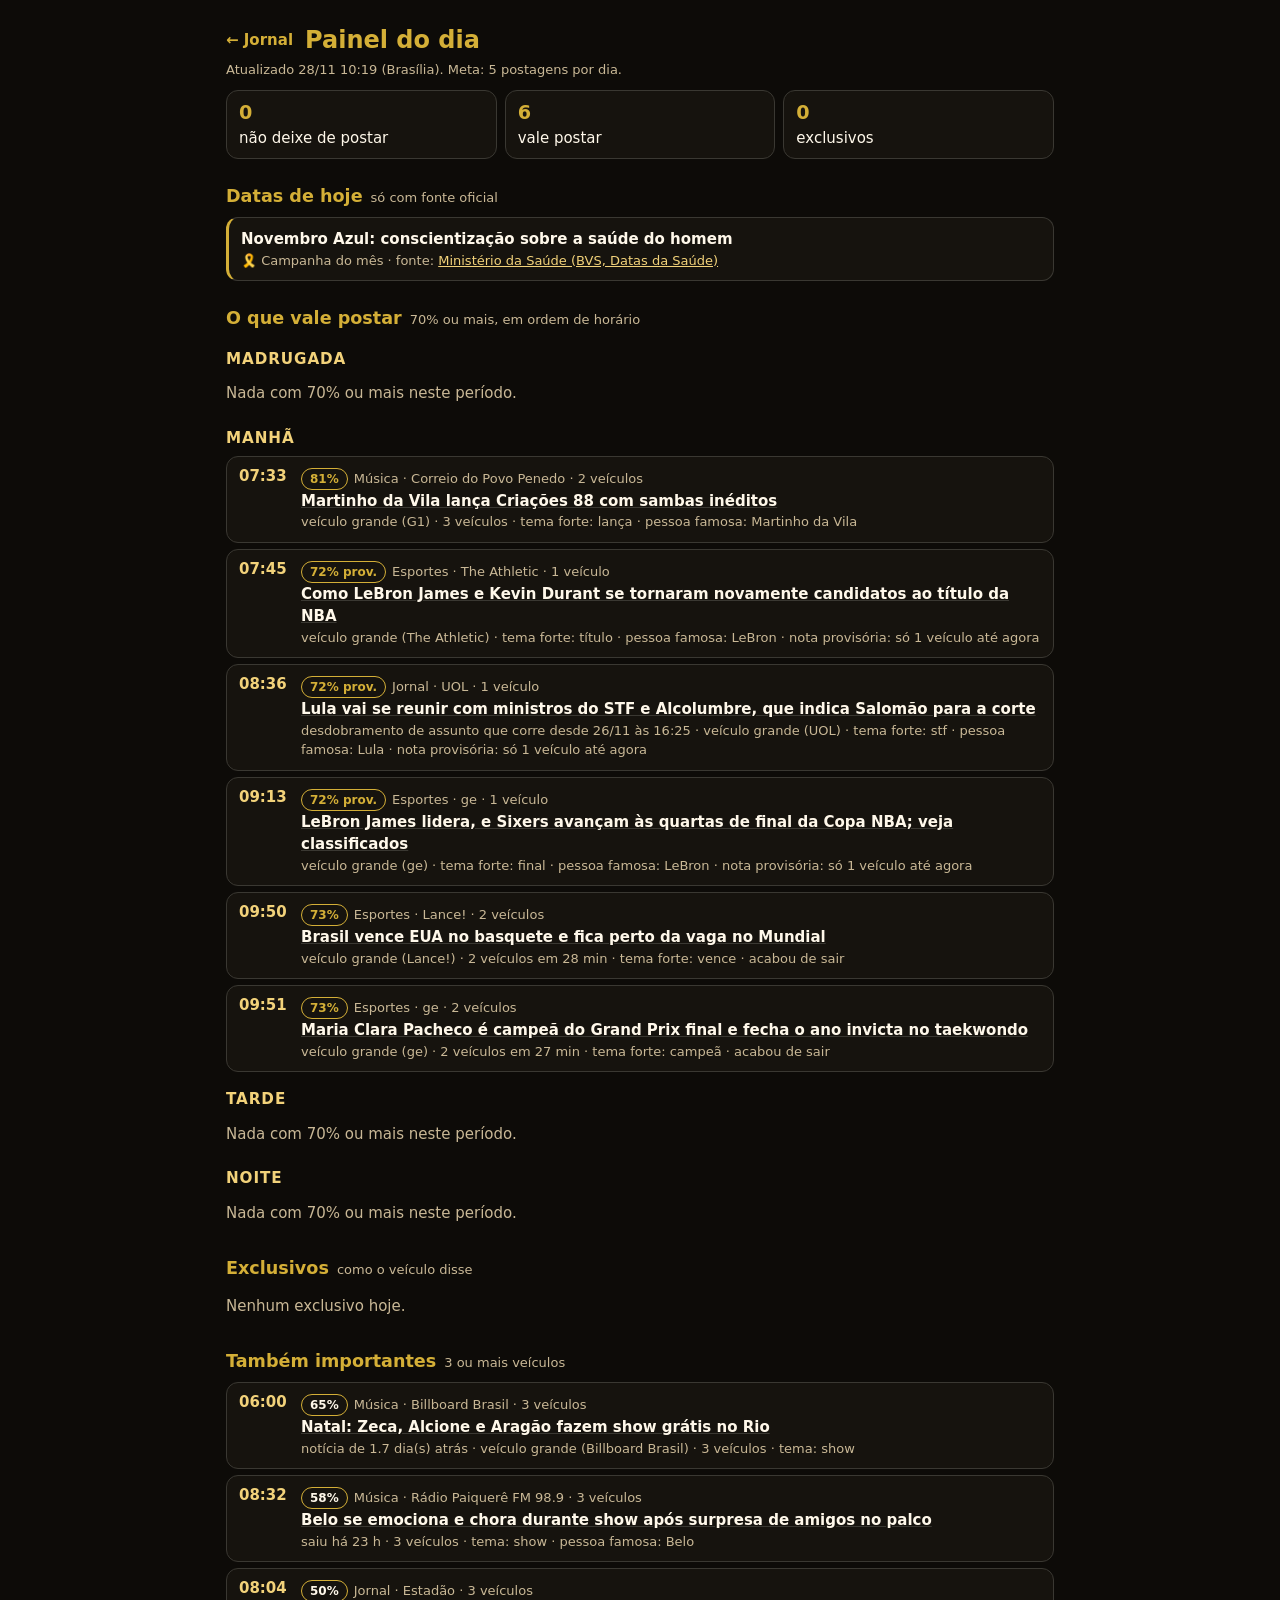
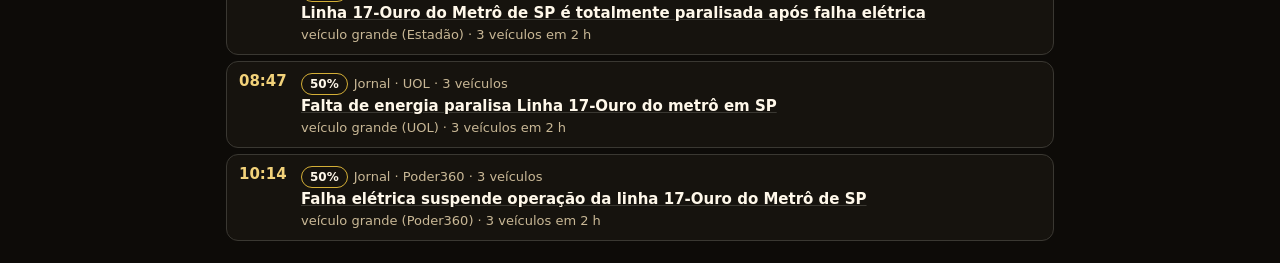
<file: hoje.html>
<!doctype html>
<html lang="pt-BR">
<head>
<meta charset="utf-8">
<meta name="viewport" content="width=device-width,initial-scale=1">
<title>Painel do dia · Jornal Visão da Fênix</title>
<meta name="description" content="Datas do dia, o que vale postar em ordem de horário, exclusivos e notícias importantes.">
<link rel="icon" href="favicon-32.png">
<style>
:root{--fundo:#0d0b08;--sup:#16130e;--linha:#3a3832;--tinta:#fff8ea;--tinta2:#c9b896;--ouro:#d4af37;--ouro2:#f2d27a;color-scheme:dark}
*{box-sizing:border-box}body{margin:0;background:var(--fundo);color:var(--tinta);font:15px/1.5 system-ui,-apple-system,"Segoe UI",sans-serif}
main{max-width:860px;margin:0 auto;padding:16px}a{color:var(--ouro2)}
header{display:flex;align-items:center;gap:12px;flex-wrap:wrap;margin:6px 0 2px}h1{font-size:1.5rem;margin:0}h1 span{color:var(--ouro)}
h2{font-size:1.1rem;margin:24px 0 8px;color:var(--ouro);display:flex;align-items:baseline;gap:8px}h2 small{color:var(--tinta2);font-weight:400;font-size:13px}
h3{font-size:.95rem;margin:16px 0 6px;color:var(--ouro2);text-transform:uppercase;letter-spacing:.06em}
.m{color:var(--tinta2);font-size:13px}.voltar{color:var(--ouro);text-decoration:none;font-weight:600}
.meta{display:grid;grid-template-columns:repeat(3,1fr);gap:8px;margin:10px 0}.meta div{background:var(--sup);border:1px solid var(--linha);border-radius:12px;padding:8px 12px}.meta b{color:var(--ouro);font-size:1.2rem;display:block}
.data{background:var(--sup);border:1px solid var(--linha);border-left:3px solid var(--ouro);border-radius:12px;padding:10px 12px;margin:6px 0}
.it{display:grid;grid-template-columns:52px 1fr;gap:10px;background:var(--sup);border:1px solid var(--linha);border-radius:12px;padding:10px 12px;margin:6px 0}
.h{font:700 15px/1.2 system-ui;color:var(--ouro2)}.nota{display:inline-block;font:700 12px system-ui;padding:3px 8px;border-radius:999px;border:1.5px solid var(--ouro);margin-right:6px}
.nota.nao-deixe{background:var(--ouro);color:#0d0b08}.nota.vale{color:var(--ouro)}.t{font-weight:600;color:var(--tinta);text-decoration:underline;text-decoration-color:var(--linha)}
.vazio{color:var(--tinta2);padding:6px 0}
</style>
</head>
<body>
<main>
<header><a class="voltar" href="./">← Jornal</a><h1><span>Painel do dia</span></h1></header>
<div class="m" id="atual">carregando…</div>
<div class="meta" id="meta"></div>
<h2>Datas de hoje <small>só com fonte oficial</small></h2><div id="datas"></div>
<h2>O que vale postar <small>70% ou mais, em ordem de horário</small></h2><div id="vale"></div>
<h2>Exclusivos <small>como o veículo disse</small></h2><div id="excl"></div>
<h2>Também importantes <small>3 ou mais veículos</small></h2><div id="imp"></div>
</main>
<script>
const e=s=>String(s==null?'':s).replace(/[&<>"]/g,c=>({'&':'&amp;','<':'&lt;','>':'&gt;','"':'&quot;'}[c]));
const hm=s=>String(s||'').slice(11,16);
const item=i=>'<div class="it"><div class="h">'+e(hm(i.publicado))+'</div><div><span class="nota '+e(i.faixa)+'">'+e(i.nota)+'%'+(i.provisoria?' prov.':'')+'</span><span class="m">'+e(i.secao)+' · '+e(i.veiculo)+' · '+e(i.fontes)+(i.fontes>1?' veículos':' veículo')+'</span><br><a class="t" href="'+e(i.link)+'" target="_blank" rel="noopener">'+e(i.titulo)+'</a>'+(i.selo?'<div class="m">'+e(i.selo.texto)+'</div>':'')+(i.motivo?'<div class="m">'+e(i.motivo)+'</div>':'')+'</div></div>';
fetch('hoje.json',{cache:'no-cache'}).then(r=>r.json()).then(h=>{
 document.getElementById('atual').textContent='Atualizado '+h.atualizado.slice(8,10)+'/'+h.atualizado.slice(5,7)+' '+hm(h.atualizado)+' (Brasília). Meta: '+h.meta+' postagens por dia.';
 document.getElementById('meta').innerHTML='<div><b>'+h.naoDeixe+'</b>não deixe de postar</div><div><b>'+h.totalVale+'</b>vale postar</div><div><b>'+h.exclusivos.length+'</b>exclusivos</div>';
 const d=[...(h.datas.mes||[]).map(x=>['🎗️ Campanha do mês',x]),...h.datas.nacionais.map(x=>['🇧🇷 Nacional',x]),...h.datas.internacionais.map(x=>['🌍 Internacional',x])];
 document.getElementById('datas').innerHTML=d.length?d.map(([a,x])=>'<div class="data"><b>'+e(x.nome)+'</b><div class="m">'+a+(x.feriado?' · feriado':'')+' · fonte: <a href="'+e(x.link)+'" target="_blank" rel="noopener">'+e(x.fonte)+'</a></div></div>').join(''):'<div class="vazio">Nenhuma data com fonte oficial cadastrada para hoje.</div>';
 document.getElementById('vale').innerHTML=h.valePostar.map(p=>'<h3>'+e(p.nome)+'</h3>'+(p.itens.length?p.itens.map(item).join(''):'<div class="vazio">Nada com 70% ou mais neste período.</div>')).join('');
 document.getElementById('excl').innerHTML=h.exclusivos.length?h.exclusivos.map(item).join(''):'<div class="vazio">Nenhum exclusivo hoje.</div>';
 document.getElementById('imp').innerHTML=h.importantes.length?h.importantes.map(item).join(''):'<div class="vazio">Nada com 3 ou mais veículos fora da lista acima.</div>';
}).catch(()=>{document.getElementById('atual').textContent='O painel aparece depois da próxima rodada do robô.';});
</script>
</body>
</html>
</file>
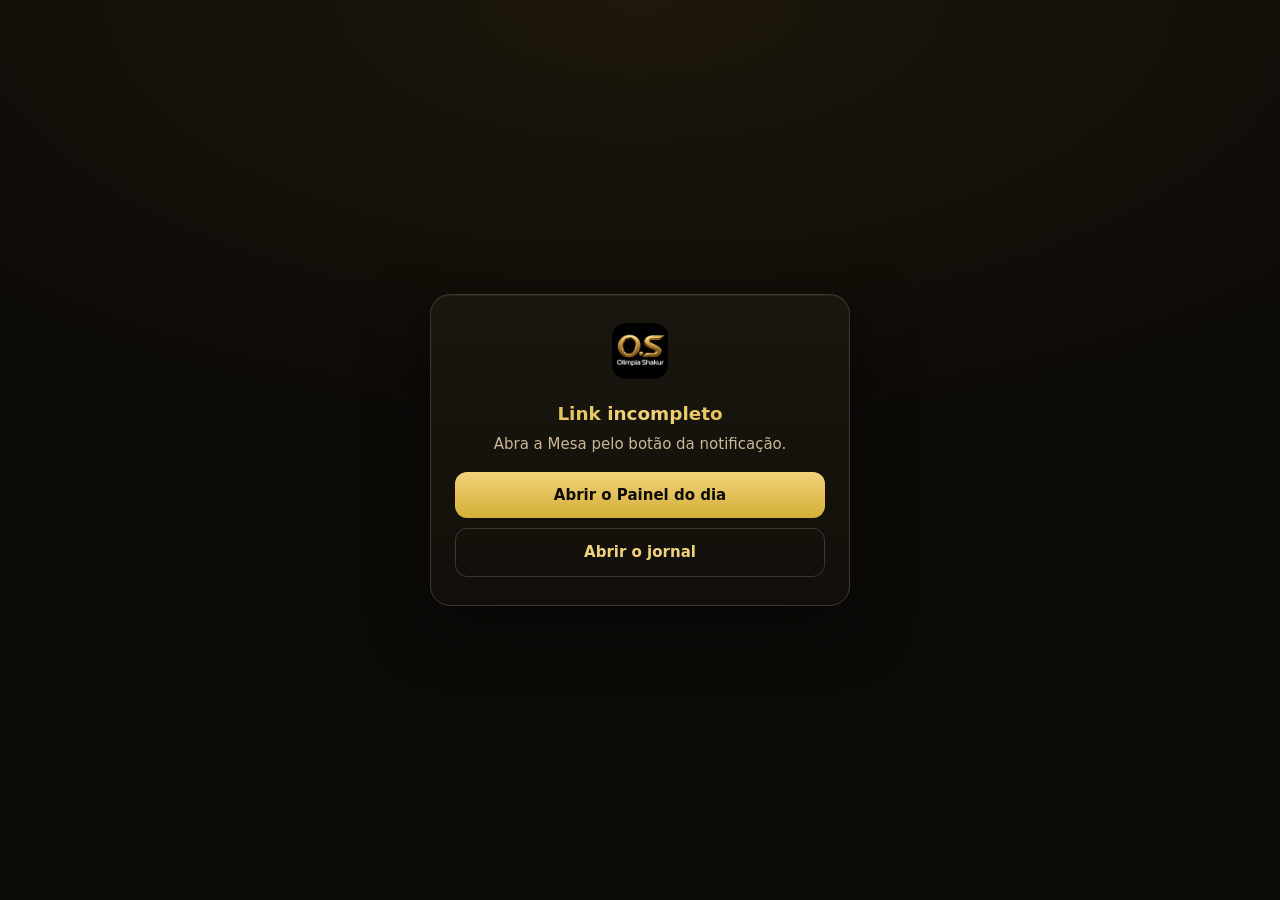
<file: mesa.html>
<!doctype html>
<html lang="pt-BR">
<head>
<meta charset="utf-8">
<meta name="viewport" content="width=device-width,initial-scale=1">
<meta name="robots" content="noindex">
<title>Abrindo a Mesa · Fênix OS</title>
<link rel="icon" href="favicon-32.png">
<style>
:root{--fundo:#0d0b08;--sup:#16130e;--linha:#3a3832;--tinta:#fff8ea;--tinta2:#c9b896;--ouro:#d4af37;--ouro2:#f2d27a;color-scheme:dark}
*{box-sizing:border-box}html,body{height:100%}body{margin:0;display:grid;place-items:center;background:radial-gradient(120% 80% at 50% 0%,#1d170c 0%,var(--fundo) 60%);color:var(--tinta);font:15px/1.5 system-ui,-apple-system,"Segoe UI",sans-serif}
.c{width:min(92vw,420px);background:linear-gradient(180deg,#1a160f,#120f0a);border:1px solid var(--linha);border-radius:20px;padding:28px 24px;text-align:center;box-shadow:0 20px 60px rgba(0,0,0,.5),inset 0 1px 0 rgba(242,210,122,.08)}
img{width:56px;height:56px;border-radius:14px}h1{font-size:1.15rem;margin:14px 0 6px;background:linear-gradient(90deg,var(--ouro),var(--ouro2),var(--ouro));-webkit-background-clip:text;background-clip:text;color:transparent}
p{color:var(--tinta2);margin:0 0 16px}.anel{width:34px;height:34px;margin:6px auto 0;border-radius:50%;border:3px solid var(--linha);border-top-color:var(--ouro);animation:g 1s linear infinite}@keyframes g{to{transform:rotate(360deg)}}
a.b{display:block;margin-top:10px;padding:12px;border-radius:12px;text-decoration:none;font-weight:700}a.ouro{background:linear-gradient(180deg,var(--ouro2),var(--ouro));color:#0d0b08}a.lin{border:1px solid var(--linha);color:var(--ouro2)}
</style>
</head>
<body>
<div class="c">
  <img src="assets/logo-os-512.png" alt="">
  <h1 id="t">Abrindo a Mesa de Postagem</h1>
  <p id="m">Procurando o link do Fênix no notebook…</p>
  <div class="anel" id="anel"></div>
  <div id="bt"></div>
</div>
<script>
// 25/11: o botão "Abrir na Mesa" dos avisos do jornal chega aqui com o tópico secreto do link vivo (#c=...&a=decidir).
// O agente publica o link do túnel nesse tópico; esta página lê o último e abre a Mesa na aba pedida. Nenhum segredo fica no código.
(async () => {
  const q = new URLSearchParams(location.hash.slice(1)), c = q.get('c') || '', aba = (q.get('a') || 'decidir').replace(/[^\w-]/g, '');
  const fim = (t, m) => { document.getElementById('anel').remove(); document.getElementById('t').textContent = t; document.getElementById('m').textContent = m;
    document.getElementById('bt').innerHTML = '<a class="b ouro" href="hoje.html">Abrir o Painel do dia</a><a class="b lin" href="./">Abrir o jornal</a>'; };
  if (!/^[\w-]{6,80}$/.test(c)) return fim('Link incompleto', 'Abra a Mesa pelo botão da notificação.');
  try {
    const r = await fetch('https://ntfy.sh/' + c + '/json?poll=1&since=12h', { cache: 'no-store' });
    const linhas = (await r.text()).trim().split('\n').map((l) => { try { return JSON.parse(l); } catch { return null; } }).filter((x) => x && x.event === 'message');
    let url = '';
    for (const x of linhas.reverse()) { try { const u = JSON.parse(x.message).url; if (/^https:\/\/[^\s"<>]+$/.test(u || '')) { url = u.replace(/\/$/, ''); break; } } catch {} }
    if (!url) return fim('O Fênix está desligado', 'A Mesa abre quando o Fênix estiver ligado no notebook. Enquanto isso, o Painel do dia mostra tudo o que vale postar.');
    location.replace(url + '/fenix-os/painel/mesa.html#' + aba);
  } catch { fim('Sem conexão agora', 'Não consegui ler o link da Mesa. Tente de novo em instantes.'); }
})();
</script>
</body>
</html>
</file>
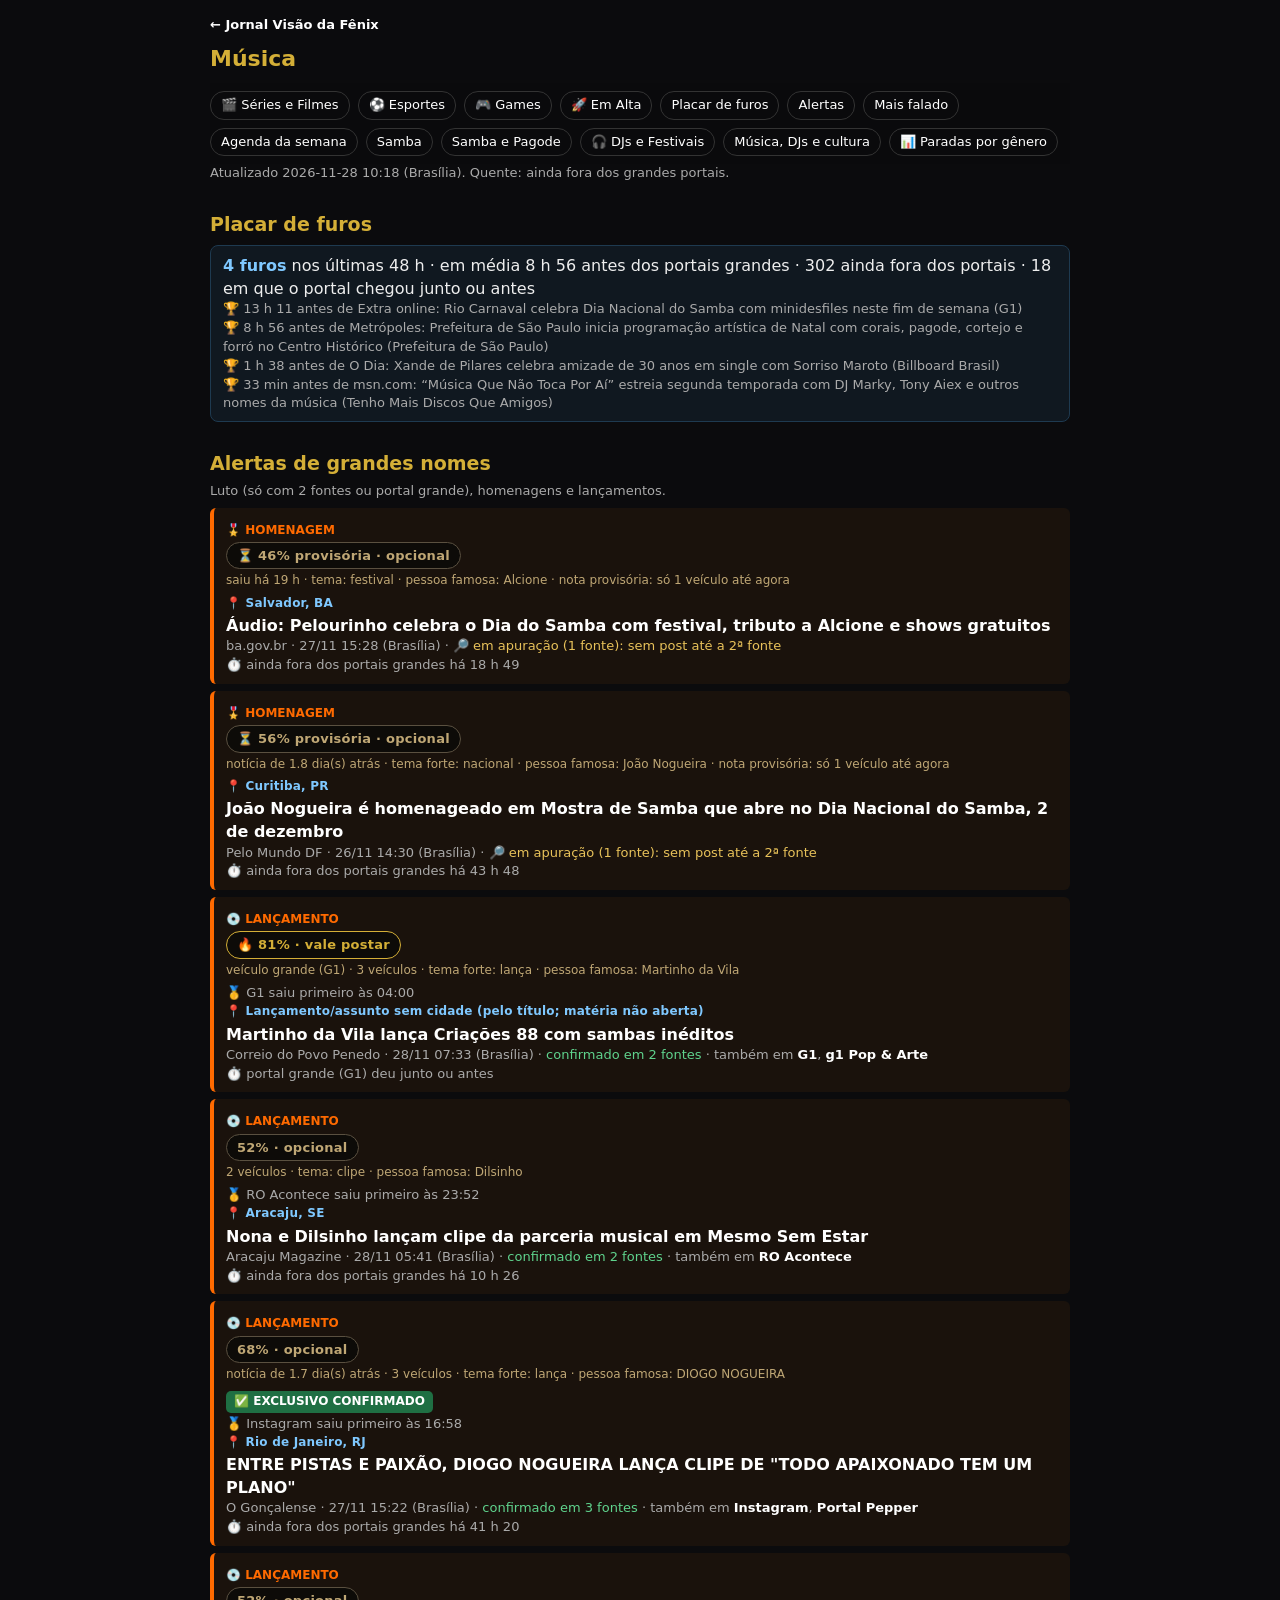
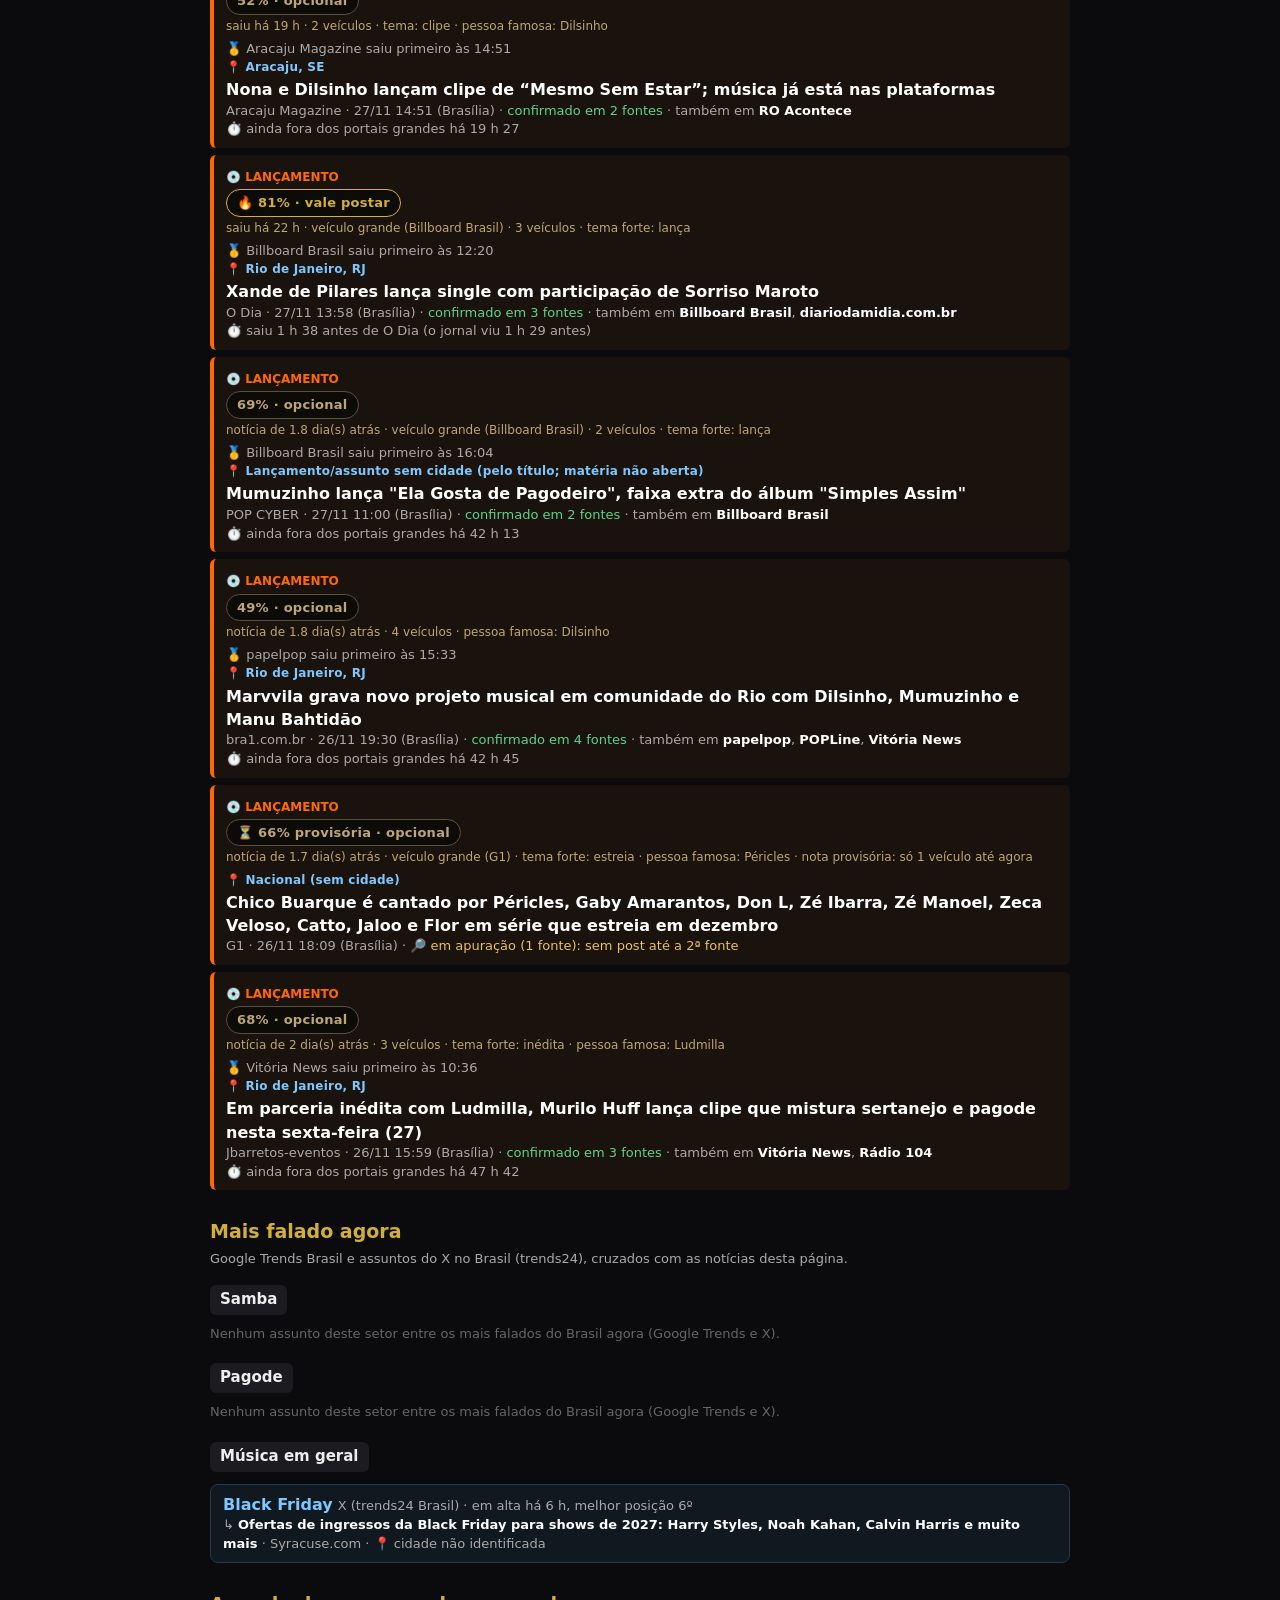
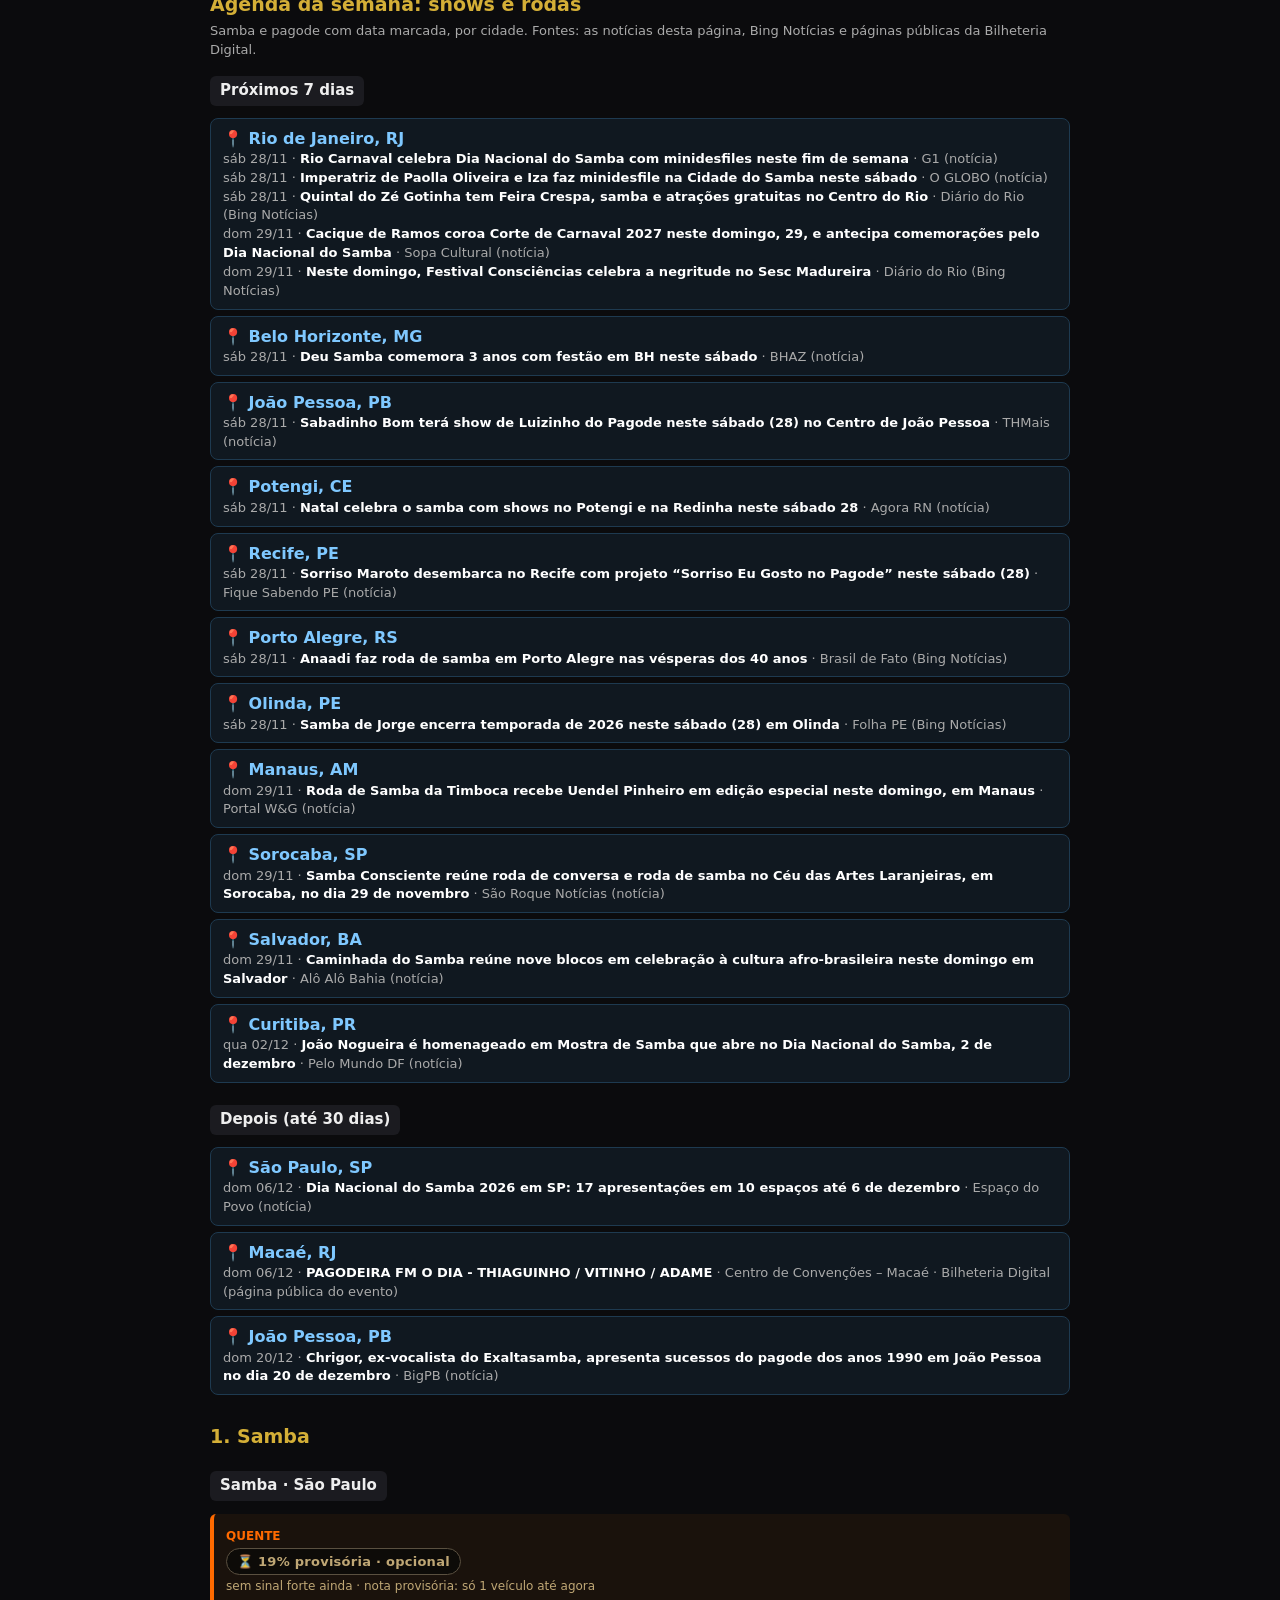
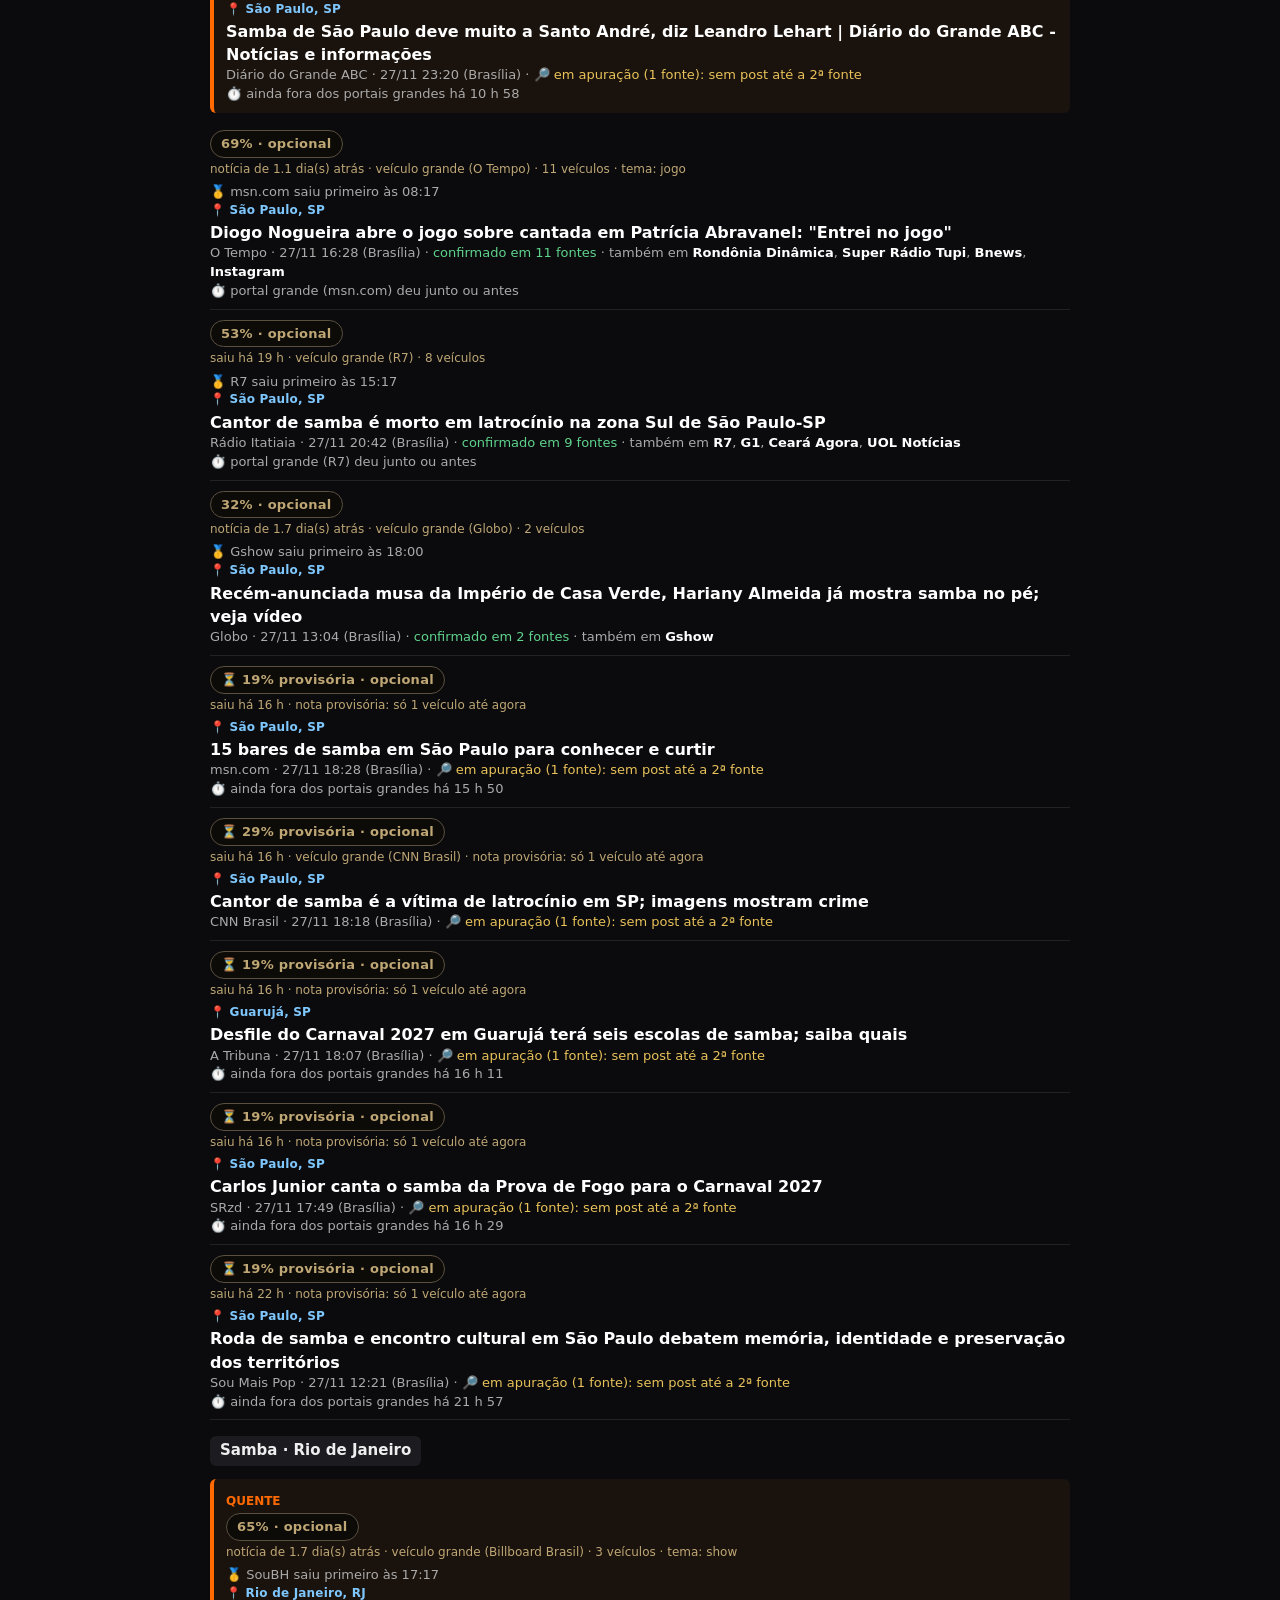
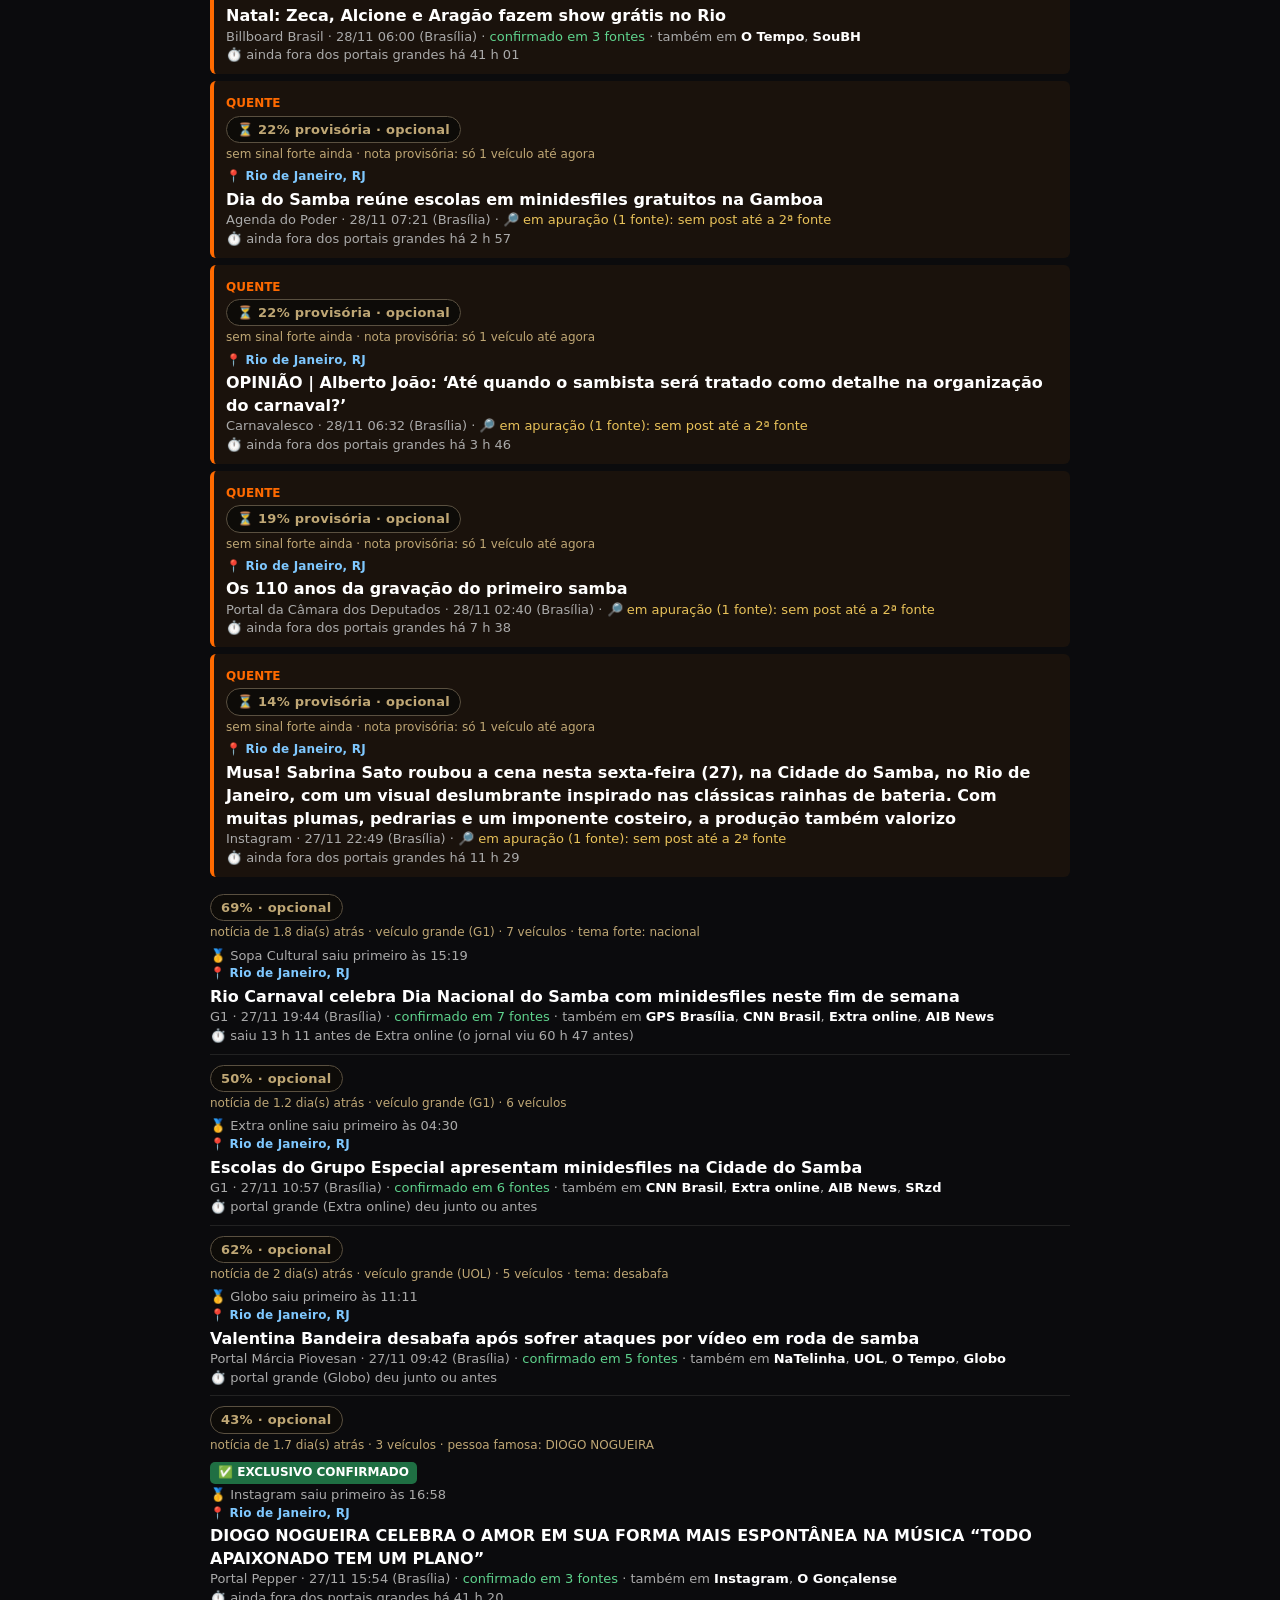
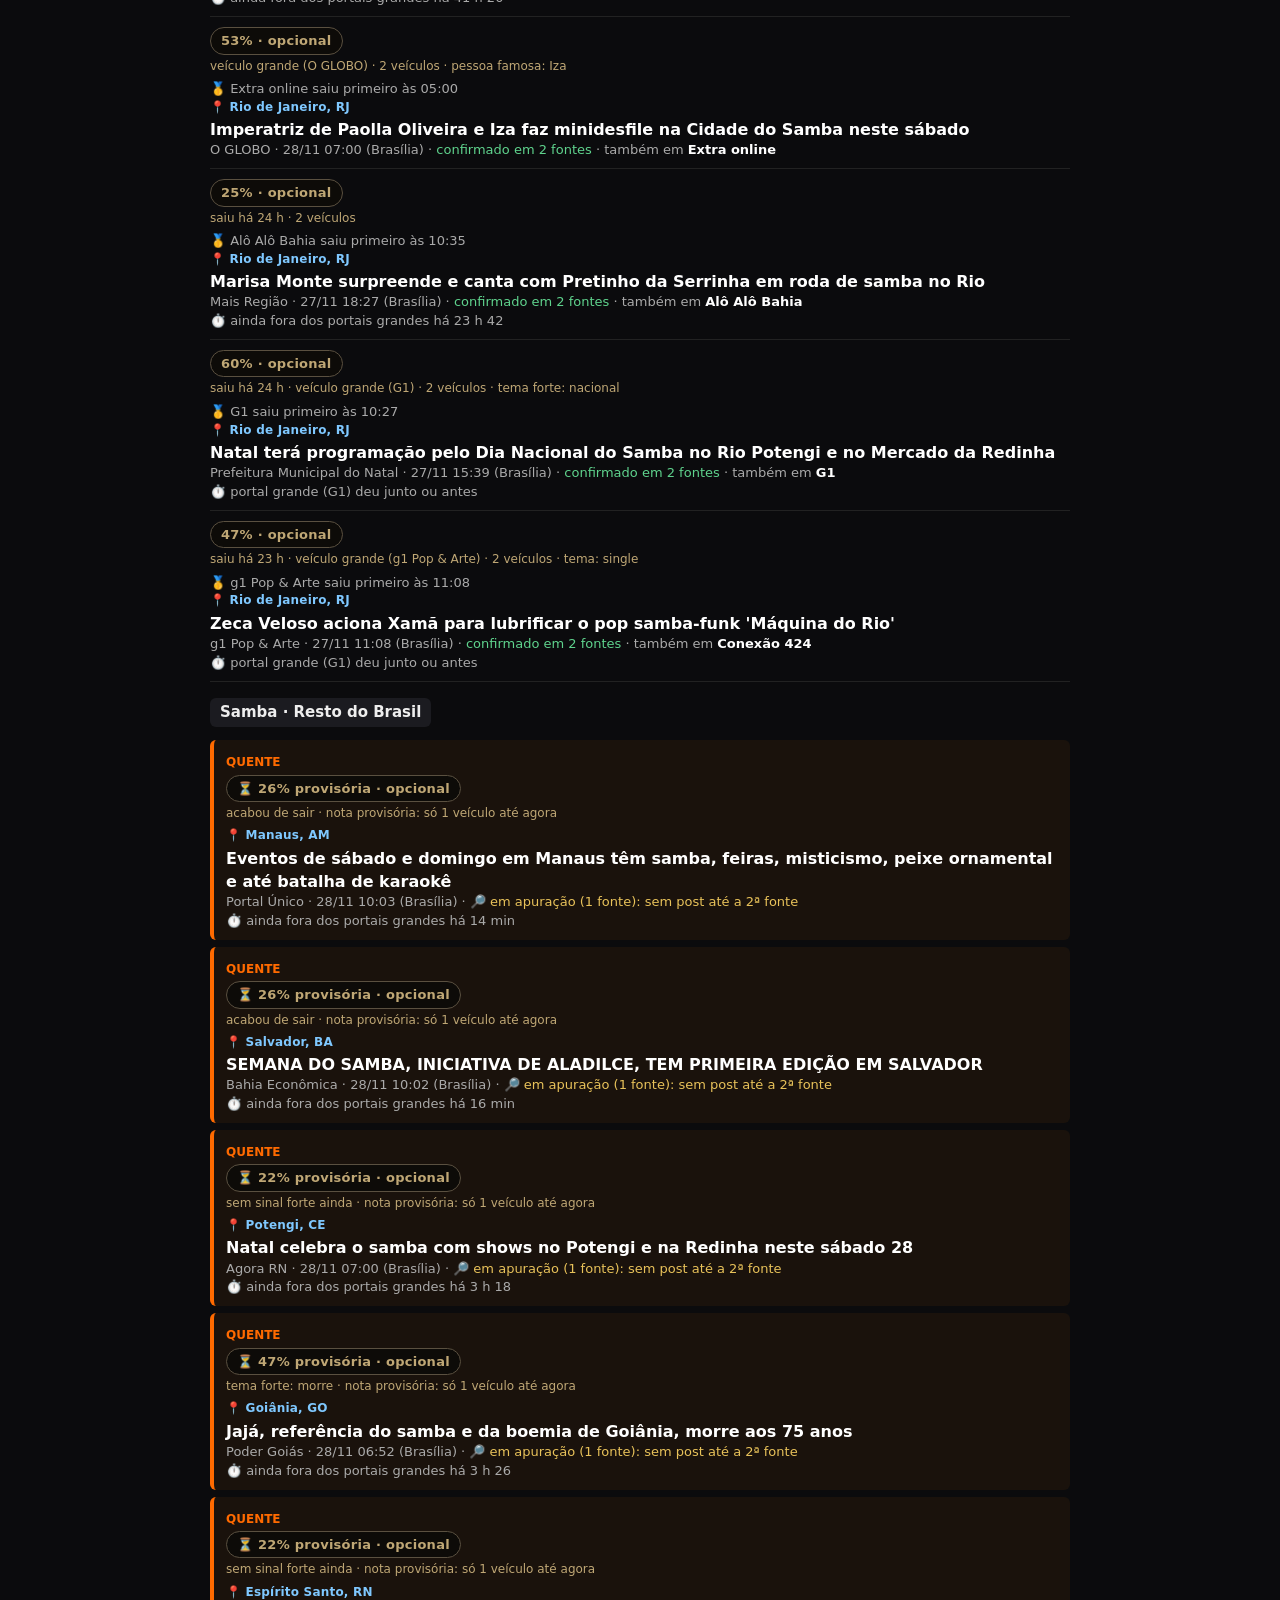
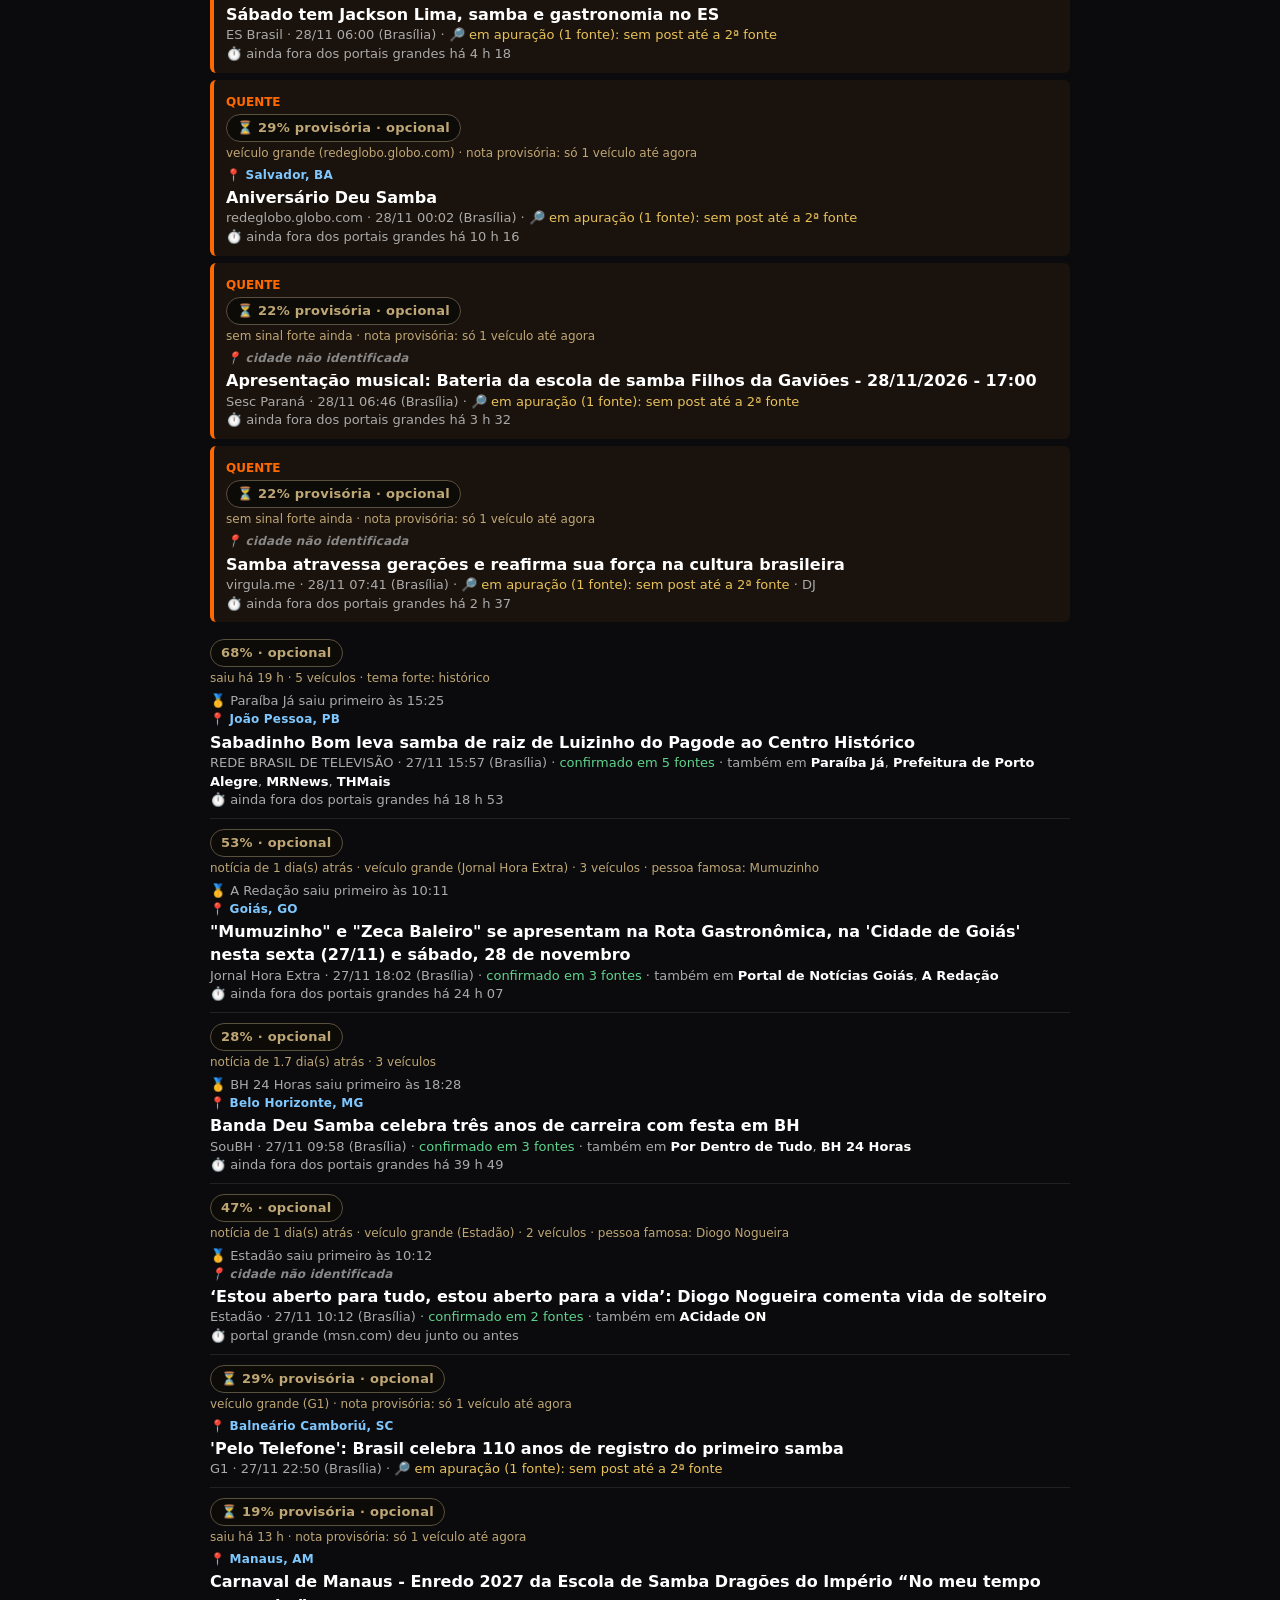
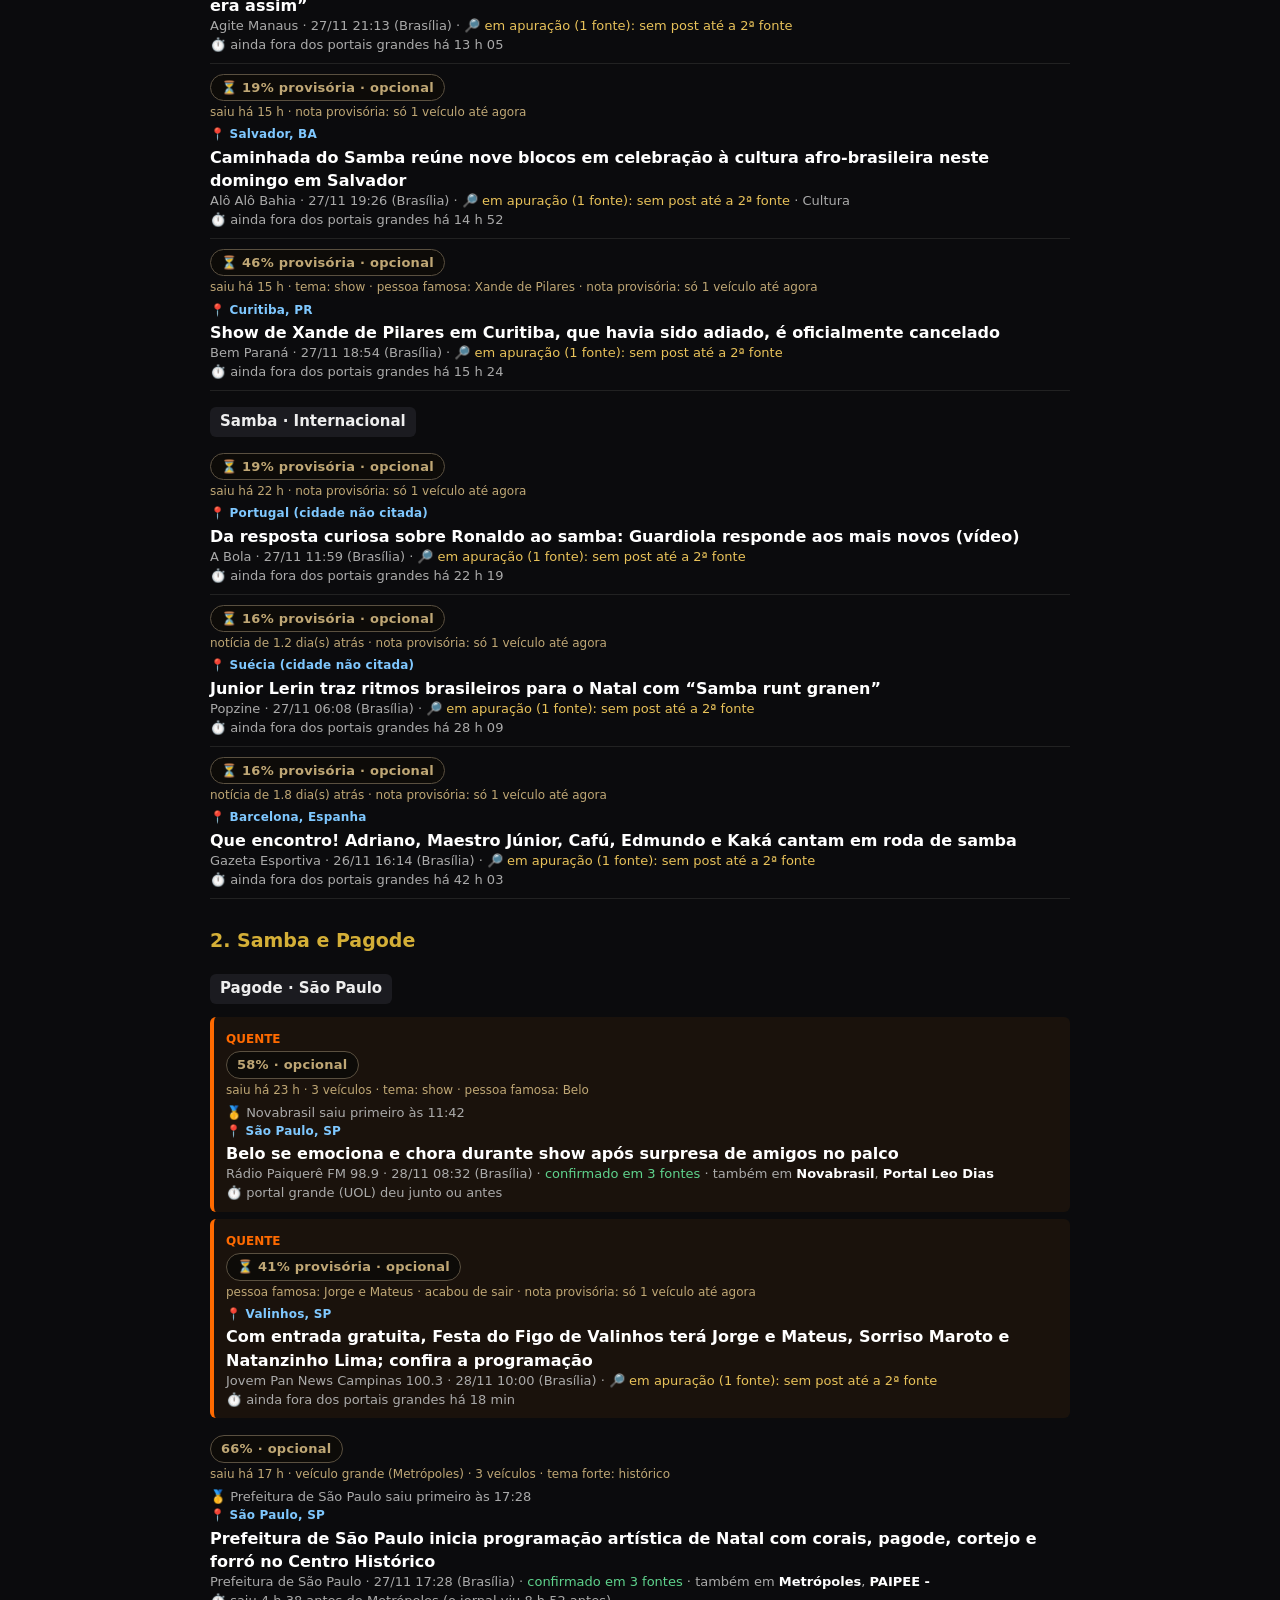
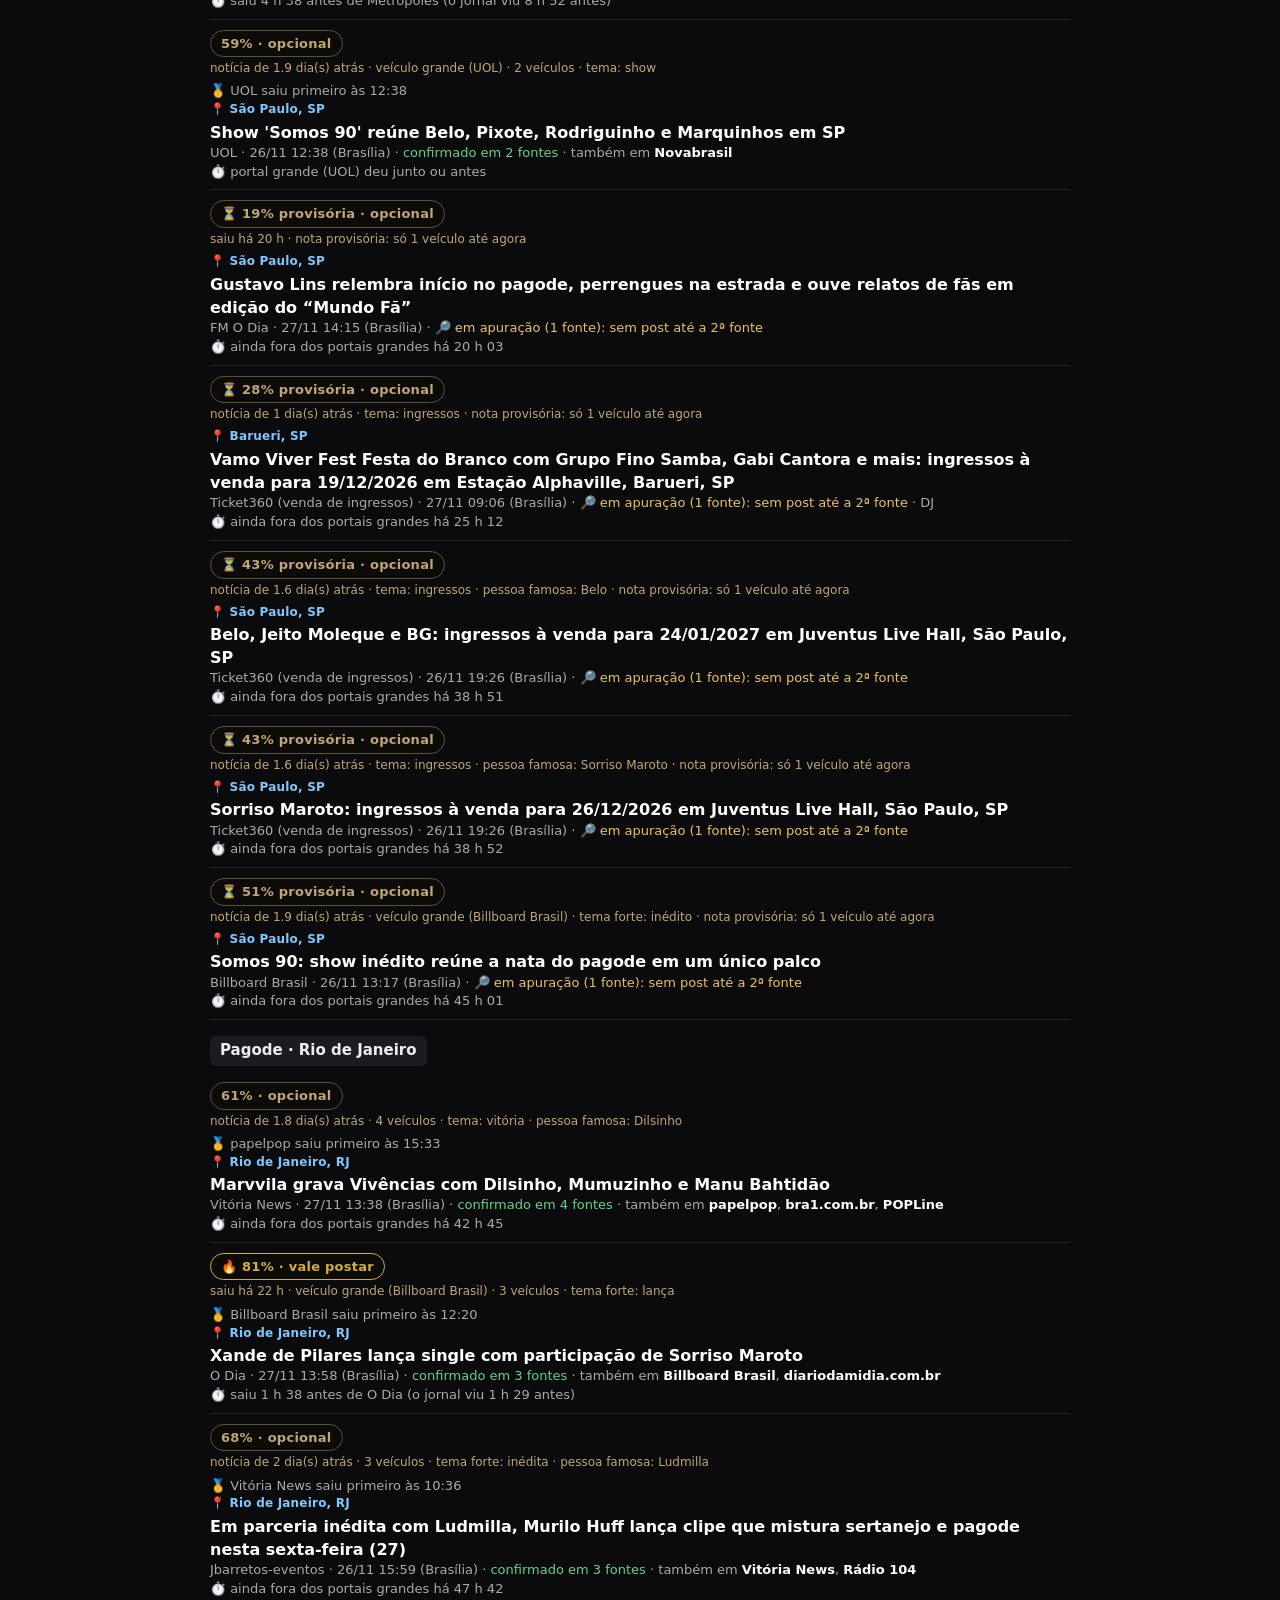
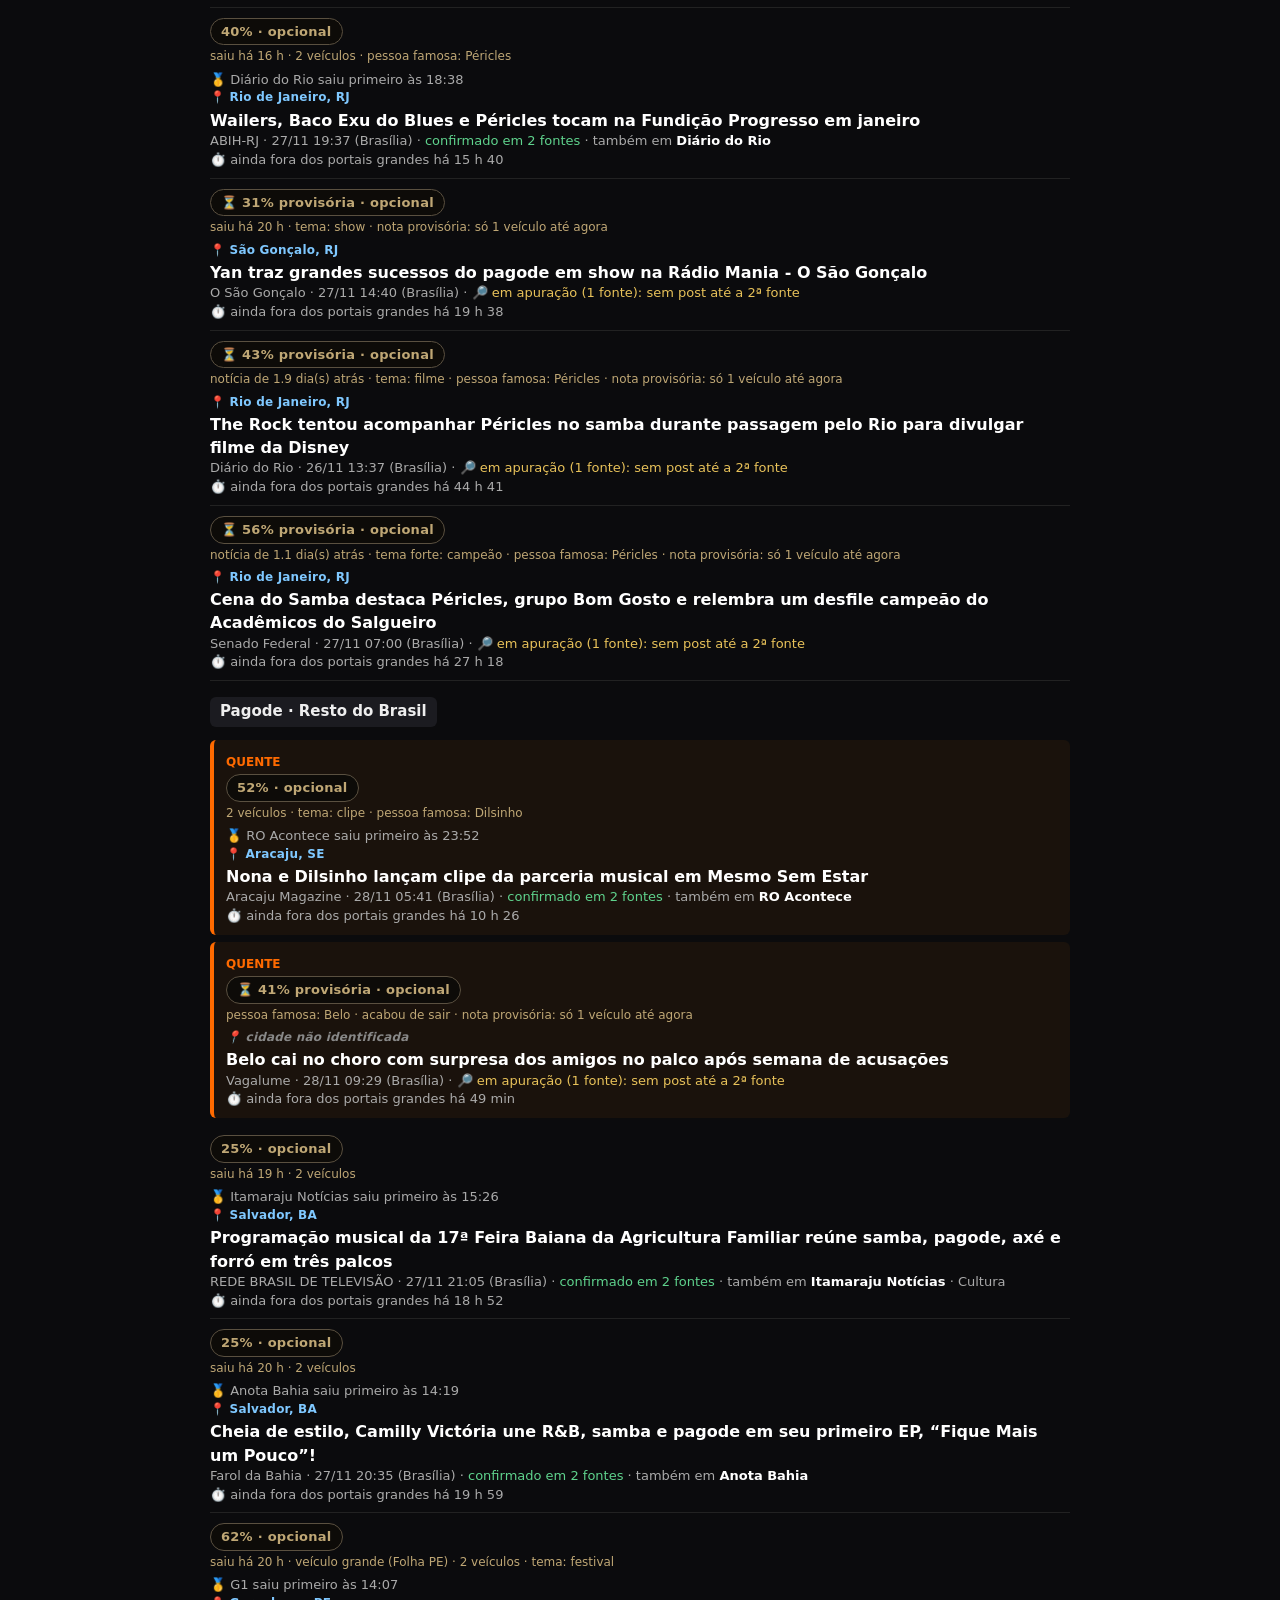
<file: musica.html>
<!doctype html><html lang="pt-BR"><head><meta charset="utf-8"><meta name="viewport" content="width=device-width,initial-scale=1">
<title>Música · Jornal Visão da Fênix</title>
<style>body{margin:0;background:#0b0b0d;color:#eee;font:16px/1.45 system-ui,sans-serif}main{max-width:860px;margin:auto;padding:16px}
h1{font-size:22px;color:#d4af37;margin:8px 0}h2{font-size:19px;margin:28px 0 4px;color:#d4af37}h3{font-size:15px;margin:16px 0 6px;padding:4px 10px;background:#1b1b20;border-radius:6px;display:inline-block}
nav{position:sticky;top:0;background:#0b0b0dee;padding:8px 0;display:flex;gap:8px;flex-wrap:wrap;z-index:2}nav a{font-size:13px;padding:4px 10px;border:1px solid #333;border-radius:14px;font-weight:500}
.q{border-left:4px solid #ff6a00;background:#1a120c;padding:9px 12px;margin:7px 0;border-radius:6px}.i{padding:8px 0;border-bottom:1px solid #222}
a{color:#fff;text-decoration:none;font-weight:600}a:hover{text-decoration:underline}.m{color:#aaa;font-size:13px}.tag{color:#ff6a00;font-weight:700;font-size:12px;margin-right:6px}
.ok{color:#5fd38d}.esp{color:#e8c25a}.vz{color:#666;font-size:13px;padding:4px 0}.inc{color:#888;font-style:italic}.loc{font-size:12px;font-weight:700;color:#7fc8ff;letter-spacing:.2px;margin-bottom:2px}.loc.inc{color:#888}.alta{background:#101820;border:1px solid #1e3a50;border-radius:8px;padding:8px 12px;margin:6px 0}.alta b{color:#7fc8ff}.fp{display:inline-block;margin-top:4px;font-size:12px;padding:3px 10px;border:1px solid #d4af37;border-radius:12px;color:#d4af37}.fire{color:#ff6a00;font-size:12px;font-weight:700}details.gen{margin:8px 0;background:#121216;border:1px solid #26262c;border-radius:8px;padding:6px 10px}details.gen>summary{cursor:pointer;font-weight:700;color:#d4af37}.pl{margin:8px 0 4px;font-size:13px;color:#bbb}.pl b{color:#eee}ol.rk{margin:2px 0 8px;padding-left:0;list-style:none;font-size:14px}ol.rk li{padding:1px 0}ol.rk .p{display:inline-block;min-width:38px;color:#d4af37;font-weight:700}.selo{display:inline-block;background:#c62f28;color:#fff;font-weight:800;font-size:12px;padding:2px 8px;border-radius:5px;margin:2px 0}.selo.ok2{background:#1f6f43}</style></head><body><main><div class="m"><a href="./">← Jornal Visão da Fênix</a></div><h1>Música</h1>
<nav><a href="series.html">🎬 Séries e Filmes</a><a href="esportes.html">⚽ Esportes</a><a href="games.html">🎮 Games</a><a href="emalta.html">🚀 Em Alta</a><a href="#placar">Placar de furos</a><a href="#alertas">Alertas</a><a href="#alta">Mais falado</a><a href="#agenda">Agenda da semana</a><a href="#samba">Samba</a><a href="#pagode">Samba e Pagode</a><a href="#djfest">🎧 DJs e Festivais</a><a href="#geral">Música, DJs e cultura</a><a href="#paradas">📊 Paradas por gênero</a></nav><div id="r" class="m">Carregando…</div><div id="pd"></div></main>
<script>
const nt=s=>{const p=s&&s.pot;if(!p)return'';const C={'nao-deixe':['#d4af37','#0d0b08','#d4af37'],vale:['#0d0b08','#d4af37','#d4af37'],opcional:['#0d0b08','#bfa775','#5a5040']}[p.faixa]||['#0d0b08','#bfa775','#5a5040'];return '<div class="nota" data-qa="nota" style="margin:2px 0 6px"><span style="display:inline-block;font:700 13px/1.2 system-ui,sans-serif;letter-spacing:.02em;padding:5px 10px;border-radius:999px;border:1.5px solid '+C[2]+';background:'+C[0]+';color:'+C[1]+'">'+e(p.rotulo)+'</span><div style="font:500 12px/1.35 system-ui,sans-serif;color:#bfa775;margin-top:3px">'+e(p.motivo)+'</div></div>'};  // 📊 nota de potencial (17/11): selo preto e dourado

const e=s=>String(s).replace(/[&<>"]/g,c=>({'&':'&amp;','<':'&lt;','>':'&gt;','"':'&quot;'}[c]));
const h0=s=>{const d=s.publicado.slice(8,10)+'/'+s.publicado.slice(5,7)+' '+s.publicado.slice(11,16);
 const c=s.confirmado?'<span class="ok">confirmado em '+s.fontes+' fontes</span>':'<span class="esp" title="Só 1 site deu esta notícia até agora. Sem botão de post até aparecer a 2ª fonte.">🔎 em apuração (1 fonte): sem post até a 2ª fonte</span>';
 const t=(s.tambemEm||[]).map(x=>'<a href="'+e(x.link)+'" rel="noopener" target="_blank">'+e(x.veiculo)+'</a>').join(', ');
 const sx=(s.selo?'<div class="selo" title="É a palavra do próprio site, não uma prova">'+(s.selo.tipo==='possivel'?'⭐ POSSÍVEL EXCLUSIVO':'📰 O SITE DIZ QUE É EXCLUSIVO')+'</div><div class="m">'+e(s.selo.texto)+'</div>':'')+(s.exclusivoConfirmado?'<div class="selo ok2">✅ EXCLUSIVO CONFIRMADO</div>':'');const pr=s.primeiroANoticiar?'<div class="m">🥇 '+e(s.primeiroANoticiar.veiculo)+' saiu primeiro às '+e(s.primeiroANoticiar.hora)+'</div>':'';const lc=s.local||'';const ok=lc&&!/não identificada/.test(lc);return nt(s)+sx+pr+'<div class="loc'+(ok?'':' inc')+'" title="'+e(s.localComo||s.semCidadeMotivo||'')+'">📍 '+e(lc)+(s.brasileiroFora?' · 🇧🇷 brasileiro lá fora':'')+'</div>'+(s.emAlta?'<div class="fire">📈 em alta: '+e(s.emAlta.join(' · '))+'</div>':'')+'<a href="'+e(s.link)+'" rel="noopener" target="_blank">'+e(s.titulo)+'</a><div class="m">'+e(s.veiculo)+' · '+d+' (Brasília) · '+c+(t?' · também em '+t:'')+(s.categoria&&s.categoria!=='Música'?' · '+e(s.categoria):'')+'</div>';};
if(/editora/.test(location.hash))localStorage.setItem('jf-editora','1');const ED=localStorage.getItem('jf-editora')==='1';
const fp=s=>ED&&s.fazerPost&&s.confirmado?'<div><a class="fp" href="'+e(s.fazerPost)+'" target="_blank" rel="noopener" title="Abre o painel do agente no seu notebook com esta notícia preenchida">✍️ Fazer post</a></div>':'';
const fu=s=>{const f=s.furo;if(!f)return '';return '<div class="m">⏱️ '+(f.antes?'saiu '+e(f.antes)+' antes de '+e(f.portal)+(f.jornalAntes?' (o jornal viu '+e(f.jornalAntes)+' antes)':''):f.portal?'portal grande ('+e(f.portal)+') deu junto ou antes':'ainda fora dos portais grandes há '+e(f.semPortalHa))+'</div>';};
const h=s=>(s.djf?'<span class="tag">🎧 '+e(s.djf.replace(/^dj: /,'DJ ').replace(/^festival: /,'Festival '))+'</span>':'')+h0(s)+fu(s)+fp(s);
const bloco=(nome,b)=>'<h3>'+e(nome)+'</h3>'+(b.quentes.length||b.itens.length?b.quentes.map(s=>'<div class="q"><span class="tag">QUENTE</span>'+h(s)+'</div>').join('')+b.itens.slice(0,8).map(s=>'<div class="i">'+h(s)+'</div>').join(''):'<div class="vz">Nada novo nesta rodada.</div>');
const tend=(nome,l)=>'<h3>'+e(nome)+'</h3>'+(l&&l.length?l.map(t=>'<div class="alta"><b>'+e(t.termo)+'</b> <span class="m">'+e(t.fonte)+(t.trafego?' · '+e(t.trafego)+' buscas':'')+(t.horasEmAlta?' · em alta há '+t.horasEmAlta+' h, melhor posição '+t.melhorPosicao+'º':'')+'</span>'+(t.noticias||[]).map(n=>'<div class="m">↳ <a href="'+e(n.link)+'" rel="noopener" target="_blank">'+e(n.titulo)+'</a> · '+e(n.veiculo||'')+(n.local?' · 📍 '+e(n.local):'')+'</div>').join('')+'</div>').join(''):'<div class="vz">Nenhum assunto deste setor entre os mais falados do Brasil agora (Google Trends e X).</div>');
const DS=['dom','seg','ter','qua','qui','sex','sáb'];const dt=d=>{const x=new Date(d+'T12:00:00-03:00');return DS[x.getUTCDay()]+' '+d.slice(8,10)+'/'+d.slice(5,7);};
const ag=(nome,l)=>'<h3>'+e(nome)+'</h3>'+(l&&l.length?l.map(c=>'<div class="alta"><b>📍 '+e(c.cidade)+'</b>'+c.eventos.map(v=>'<div class="m">'+e(dt(v.data))+' · <a href="'+e(v.link)+'" rel="noopener" target="_blank">'+e(v.titulo)+'</a>'+(v.local?' · '+e(v.local):'')+' · <span title="data lida: '+e(v.quando)+'">'+e(v.fonte)+'</span></div>').join('')+'</div>').join(''):'<div class="vz">Nenhum show ou roda com data achado nas fontes públicas desta rodada.</div>');
const NOMES={sp:'São Paulo',rj:'Rio de Janeiro',br:'Resto do Brasil',int:'Internacional'};
fetch('musica.json',{cache:'no-store'}).then(r=>r.json()).then(j=>{const S=j.setores;let o='<div class="m">Atualizado '+e(j.atualizado.replace('T',' '))+' (Brasília). Quente: ainda fora dos grandes portais.</div>';
 const P=j.placar;if(P)o+='<h2 id="placar">Placar de furos</h2><div class="alta"><b>'+P.furos+' furos</b> nos '+e(P.periodo)+(P.medianaAntes?' · em média '+e(P.medianaAntes)+' antes dos portais grandes':'')+' · '+P.aindaSoNoJornal+' ainda fora dos portais · '+P.chegaramDepois+' em que o portal chegou junto ou antes'+(P.melhores||[]).map(m=>'<div class="m">🏆 '+e(m.antes)+' antes de '+e(m.portal)+': '+e(m.titulo)+' ('+e(m.veiculo)+')</div>').join('')+'</div>';
 const AL=j.alertas||[];const RA={luto:'🕯️ LUTO',homenagem:'🎖️ HOMENAGEM',lancamento:'💿 LANÇAMENTO'};o+='<h2 id="alertas">Alertas de grandes nomes</h2><div class="m">Luto (só com 2 fontes ou portal grande), homenagens e lançamentos.</div>'+(AL.length?AL.map(s=>'<div class="q"><span class="tag">'+RA[s.tipo]+'</span>'+h(s)+'</div>').join(''):'<div class="vz">Nenhum alerta nesta rodada.</div>');
 const M=j.maisFalado||{};o+='<h2 id="alta">Mais falado agora</h2><div class="m">Google Trends Brasil e assuntos do X no Brasil (trends24), cruzados com as notícias desta página.</div>'+tend('Samba',M.samba)+tend('Pagode',M.pagode)+tend('Música em geral',M.musica);
 const A=j.agenda||{};o+='<h2 id="agenda">Agenda da semana: shows e rodas</h2><div class="m">Samba e pagode com data marcada, por cidade. Fontes: as notícias desta página, Bing Notícias e páginas públicas da Bilheteria Digital.</div>'+ag('Próximos 7 dias',A.semana)+ag('Depois (até 30 dias)',A.proximas);
 o+='<h2 id="samba">1. Samba</h2>'+['sp','rj','br','int'].map(r=>bloco('Samba · '+NOMES[r],S.samba.regioes[r])).join('');
 o+='<h2 id="pagode">2. Samba e Pagode</h2>'+['sp','rj','br','int'].map(r=>bloco('Pagode · '+NOMES[r],S.sambaPagode.regioes[r])).join('');
 if(S.djsFestivais){const L=j.djsFestivaisLista||{};o+='<h2 id="djfest">3. 🎧 DJs e Festivais</h2><div class="m">Destaque: os DJs e festivais mais prestigiados do Brasil e do mundo ('+(L.djs||[]).length+' DJs e '+(L.festivais||[]).length+' festivais na lista). Só notícias públicas; post só com 2 fontes.</div>'+['sp','rj','br','int'].map(r=>bloco('DJs e Festivais · '+NOMES[r],S.djsFestivais.regioes[r])).join('');}
 o+='<h2 id="geral">4. Música geral e cultura</h2>'+bloco('Brasil',{quentes:[],itens:S.geral.brasil})+bloco('Fora do Brasil',{quentes:[],itens:S.geral.fora});
 document.getElementById('r').outerHTML=o;}).catch(()=>{document.getElementById('r').textContent='Não consegui carregar a seção agora.';});
// 5. Paradas por gênero (paradas.json): a posição é a da própria parada, com fonte e data; nada inventado
const PER={dia:'do dia',semana:'da semana'},ESC={br:'Brasil',mundo:'Mundo'};
const lst=L=>'<div class="pl"><b>'+e(L.fonte)+'</b> · '+(L.soDoGenero?'parada só deste gênero':'posição na parada geral ('+L.deTotal+' músicas)')+' · '+e(L.data||'')+' · <a href="'+e(L.url)+'" target="_blank" rel="noopener">fonte</a></div><ol class="rk">'+L.itens.map(i=>'<li><span class="p">#'+i.pos+'</span>'+e(i.titulo)+' <span class="m">· '+e(i.artista)+'</span></li>').join('')+'</ol>';
const sub=(t,l)=>l.length?'<h3>'+t+'</h3>'+l.map(lst).join(''):'';
const lanc=l=>(l||[]).map(s=>'<div class="'+(s.confirmado?'q':'i')+'">'+(s.confirmado?'<span class="tag">CONFIRMADO</span>':'')+'<a href="'+e(s.link)+'" target="_blank" rel="noopener">'+e(s.titulo)+'</a><div class="m">'+e(s.veiculo)+' · '+e(String(s.publicado).replace('T',' '))+' (Brasília) · '+(s.confirmado?'<span class="ok">'+s.fontes+' fontes</span>':'<span class="esp">🔎 em apuração (1 fonte)</span>')+((s.tambemEm||[]).length?' · também em '+s.tambemEm.map(x=>'<a href="'+e(x.link)+'" target="_blank" rel="noopener">'+e(x.veiculo)+'</a>').join(', '):'')+'</div></div>').join('')||'<div class="vz">Nada nesta rodada.</div>';
fetch('paradas.json',{cache:'no-store'}).then(r=>r.json()).then(P=>{let o='<h2 id="paradas">5. 📊 Paradas por gênero</h2><div class="m">Mais tocadas do dia e da semana, no Brasil e no mundo, samba primeiro. Atualizado '+e(P.geradoEm.replace('T',' '))+' (Brasília). '+e(P.regra)+'</div>';
 for(const g of P.generos){const br=g.listas.filter(l=>l.escopo==='br'),mu=g.listas.filter(l=>l.escopo==='mundo');
  o+='<details class="gen"'+(g.id==='samba'?' open':'')+'><summary>'+e(g.nome)+' <span class="m">('+g.listas.length+' listas)</span></summary>'+(g.listas.length?sub('🇧🇷 Brasil · do dia',br.filter(l=>l.periodo==='dia'))+sub('🇧🇷 Brasil · da semana',br.filter(l=>l.periodo==='semana'))+sub('🌎 Mundo · do dia',mu.filter(l=>l.periodo==='dia'))+sub('🌎 Mundo · da semana',mu.filter(l=>l.periodo==='semana')):'<div class="vz">Nenhuma parada pública traz este gênero agora (nem separado, nem com artista reconhecido nas paradas gerais). Nada foi inventado.</div>')+'</details>';}
 o+='<h3>🗓️ Lançamentos mais esperados · Brasil</h3>'+lanc(P.lancamentos.br)+'<h3>🗓️ Lançamentos mais esperados · Mundo</h3>'+lanc(P.lancamentos.mundo);
 o+='<details class="gen"><summary>Top 10 geral de cada parada</summary>'+P.topGeral.map(t=>lst({...t,deTotal:'',soDoGenero:false,fonte:t.fonte}).replace(/posição na parada geral \(\s*músicas\)/,'top 10 geral')).join('')+'</details>';
 const f=P.fontes.filter(x=>!x.ok);o+='<div class="m">Fontes: Spotify (kworb.net), Apple Music e iTunes (Apple), Deezer, Billboard e Google Notícias. '+(f.length?'Não responderam nesta rodada: '+f.map(x=>e(x.nome)).join(', ')+'.':'Todas responderam.')+' Gênero: o da própria Apple, ou a lista do jornal quando a Apple não separa (arrocha, piseiro).</div>';
 document.getElementById('pd').innerHTML=o;}).catch(()=>{document.getElementById('pd').innerHTML='<h2 id="paradas">5. 📊 Paradas por gênero</h2><div class="vz">As paradas ainda não foram geradas.</div>';});
</script></body></html>
</file>
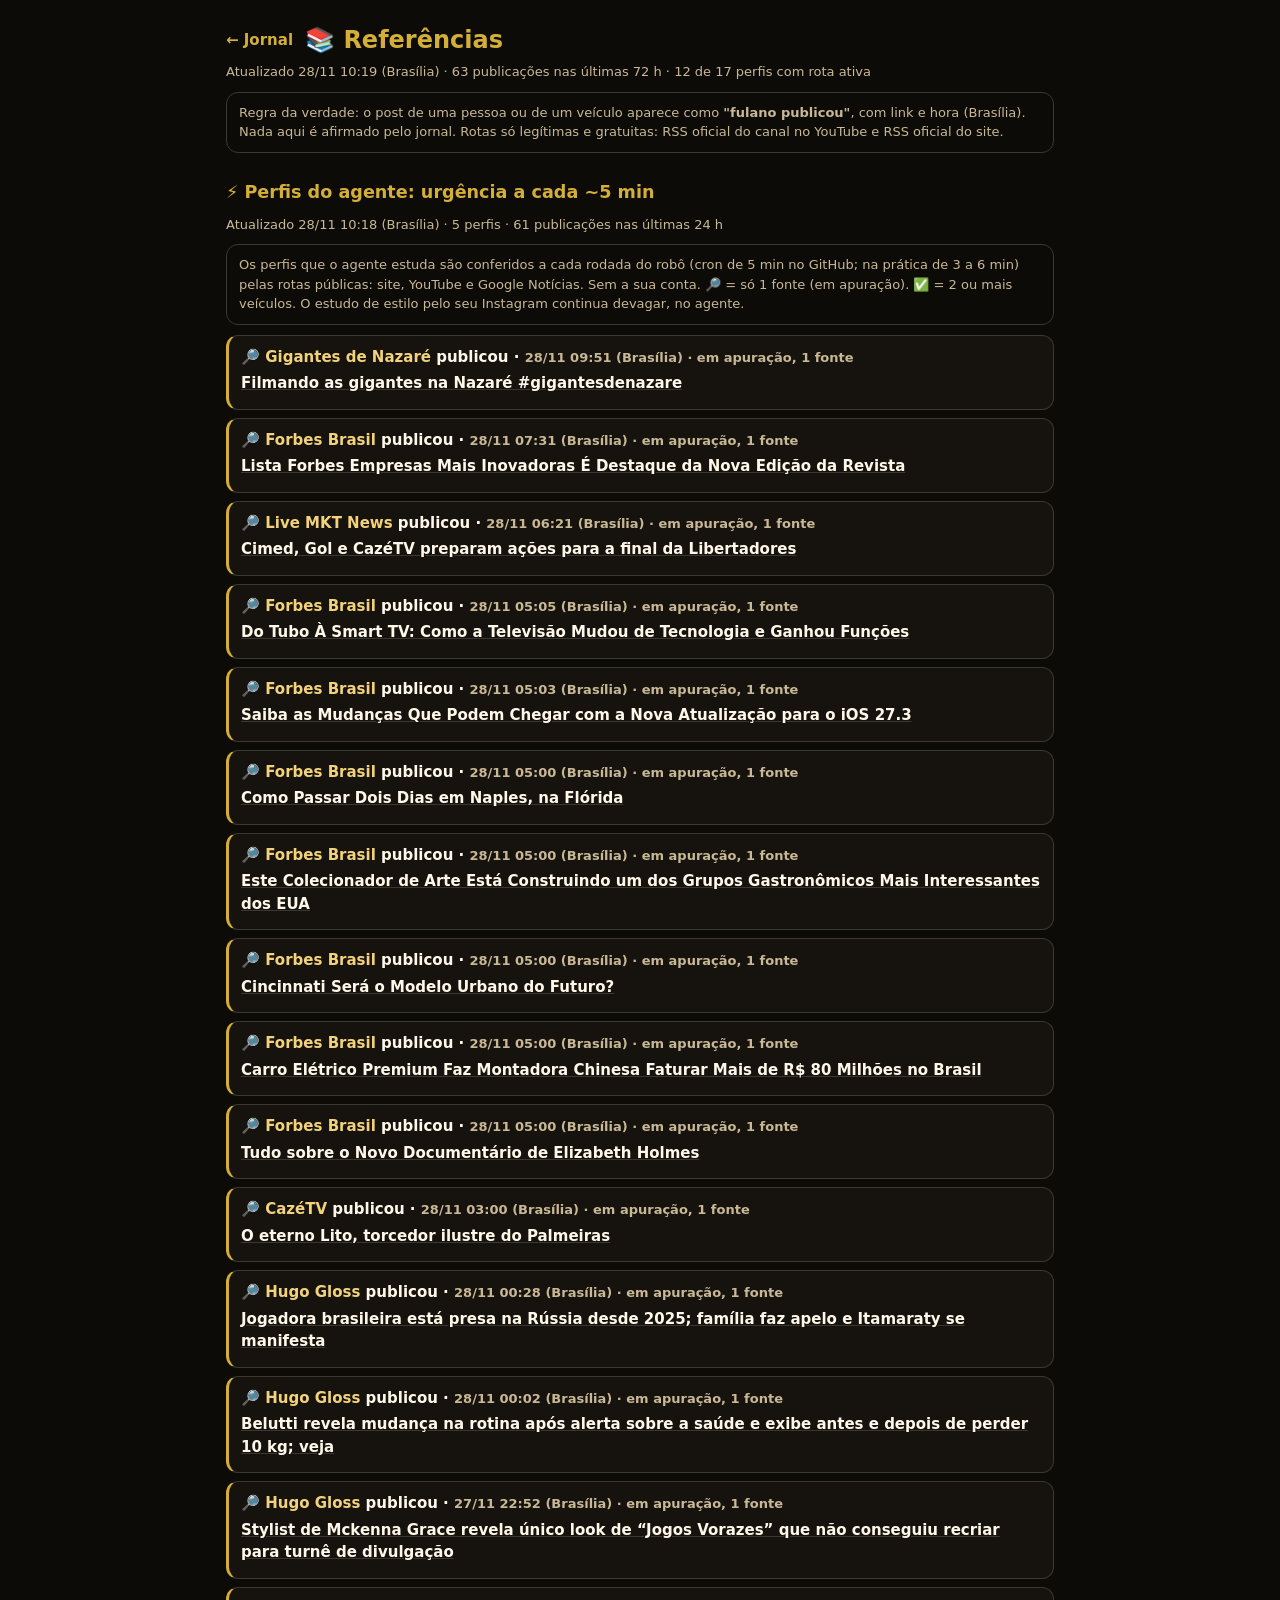
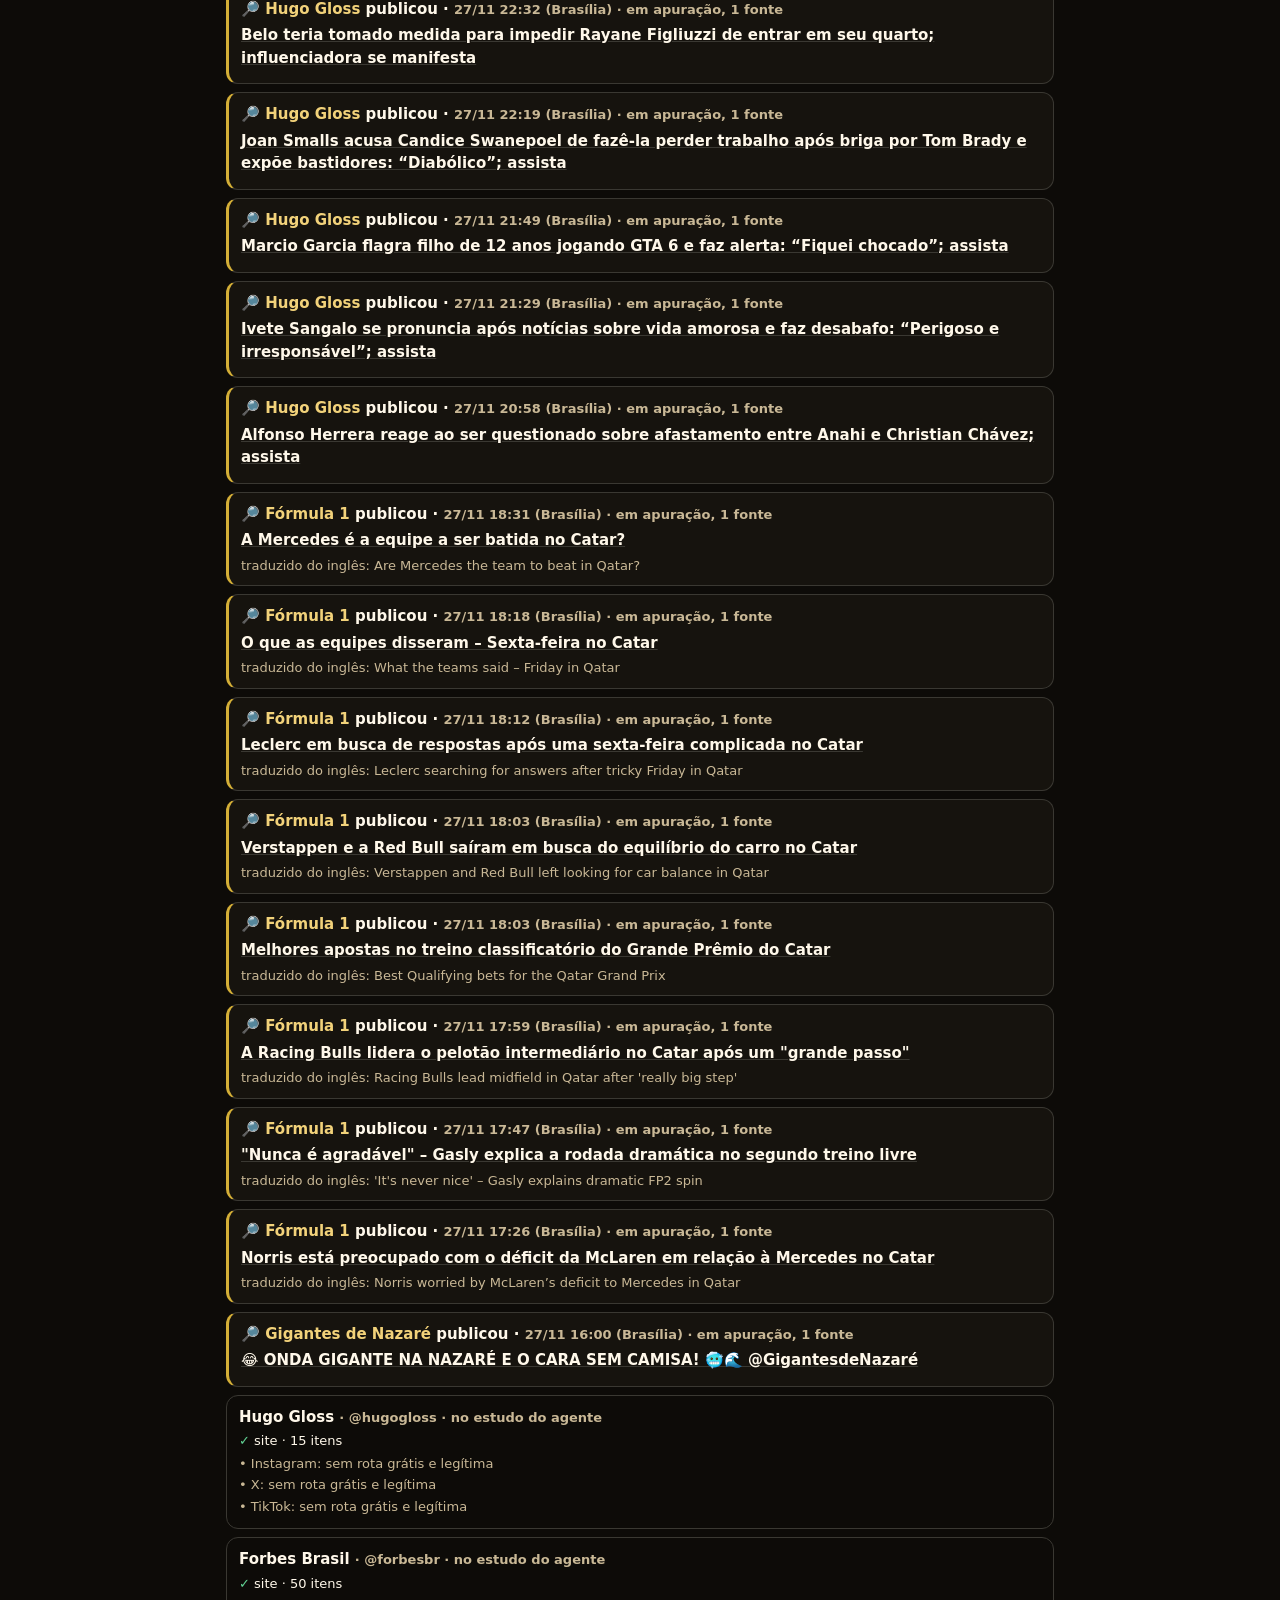
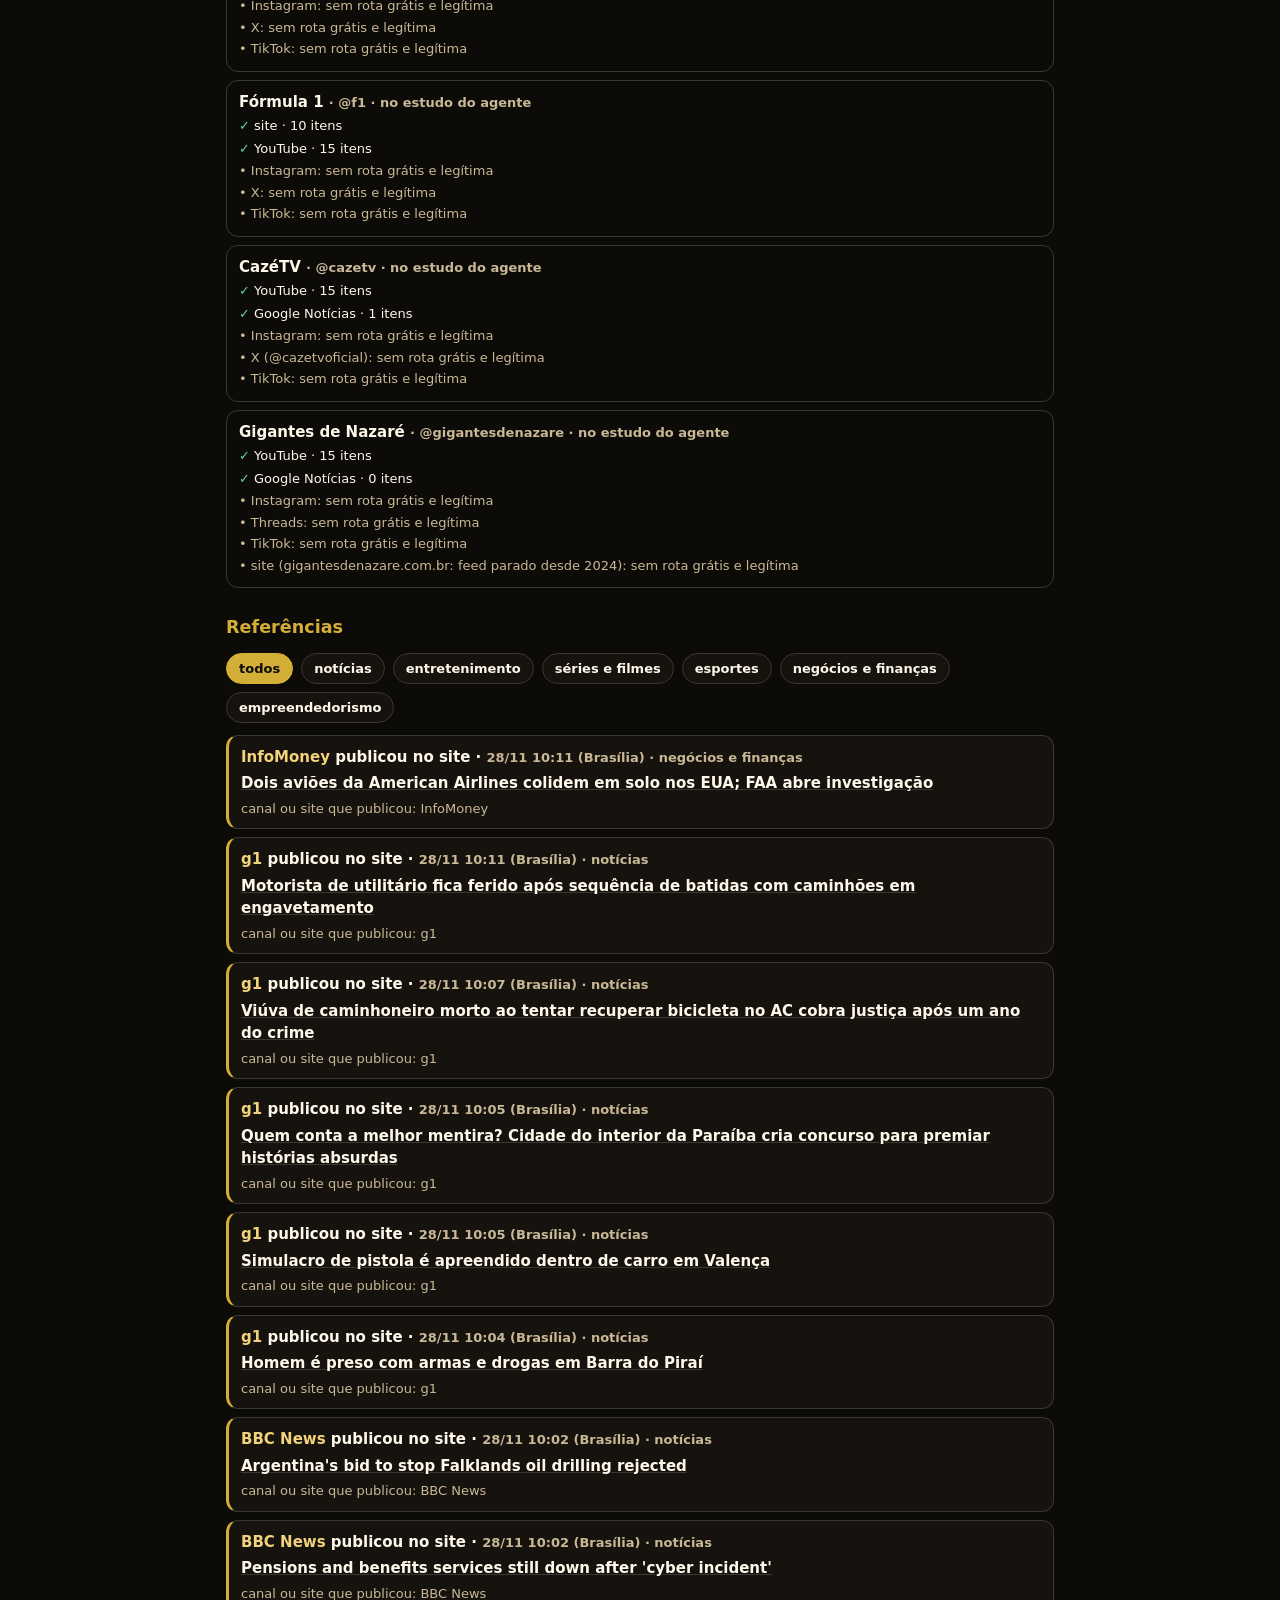
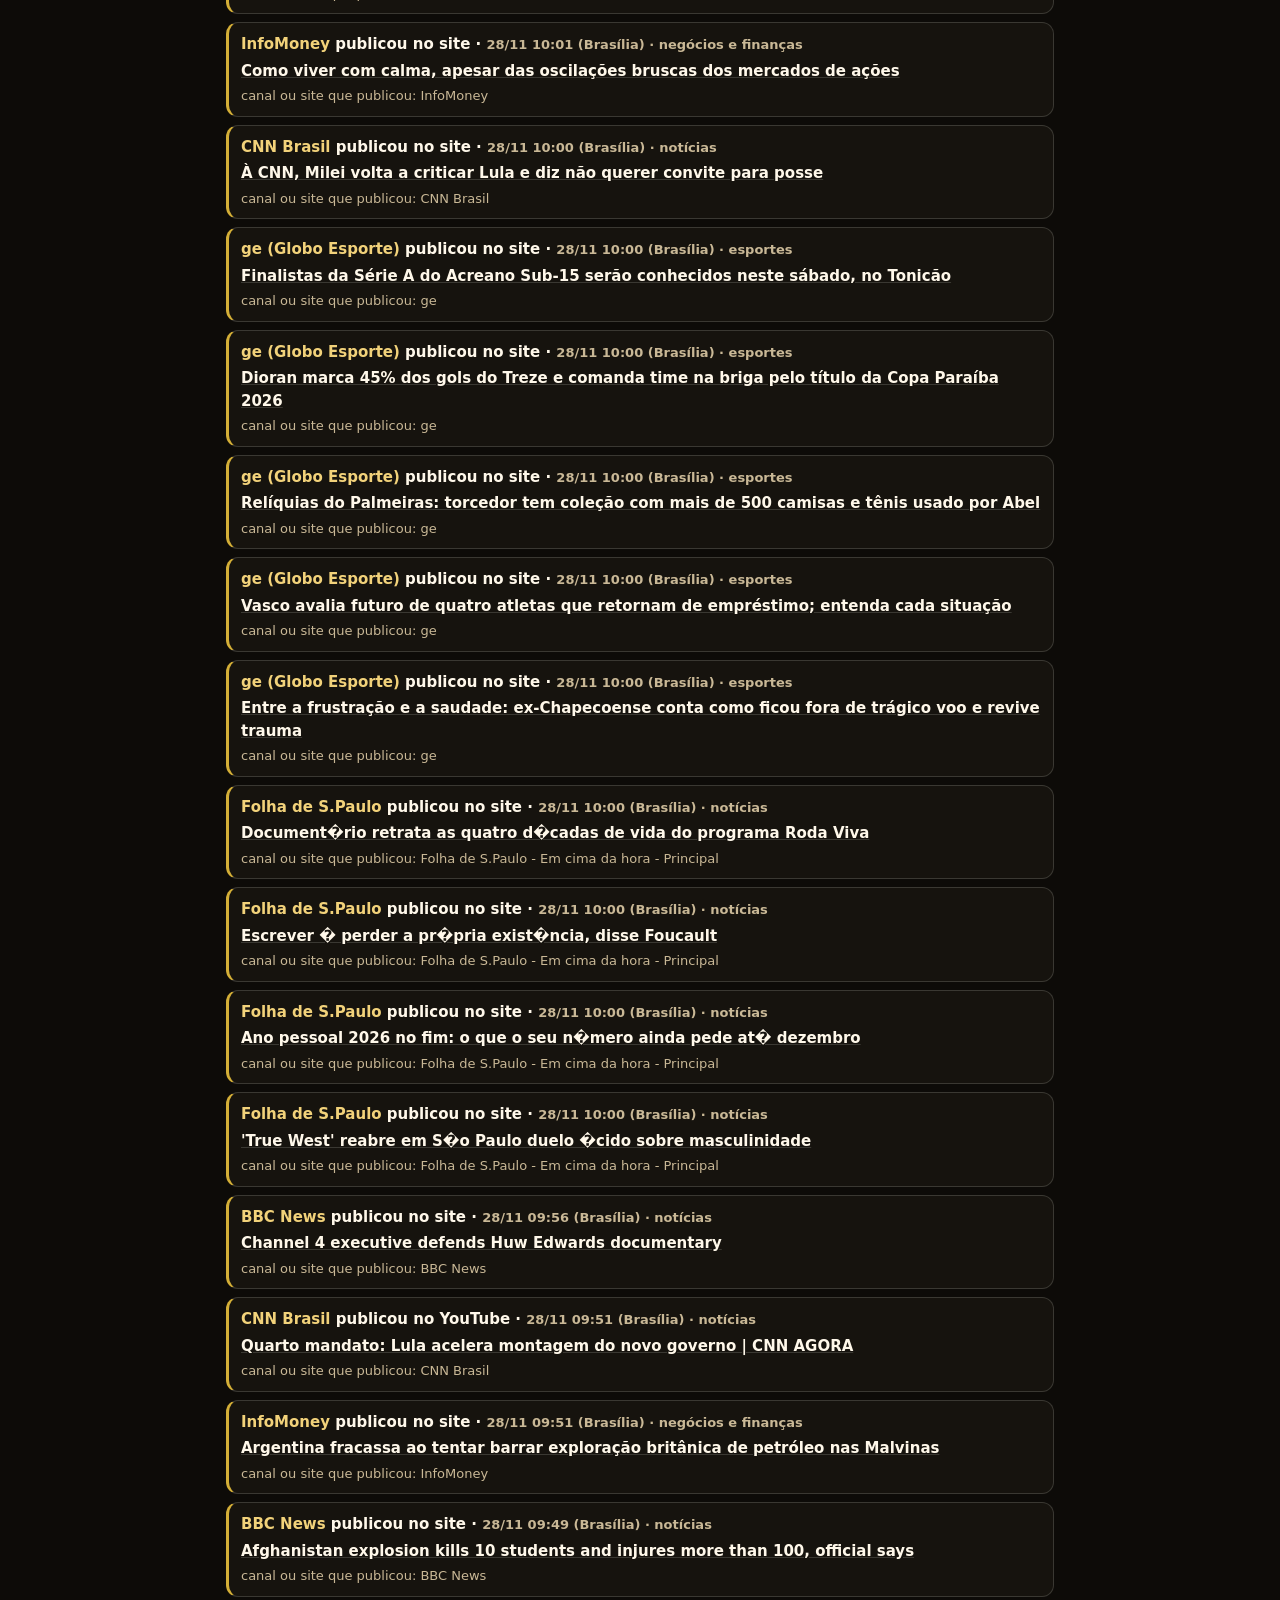
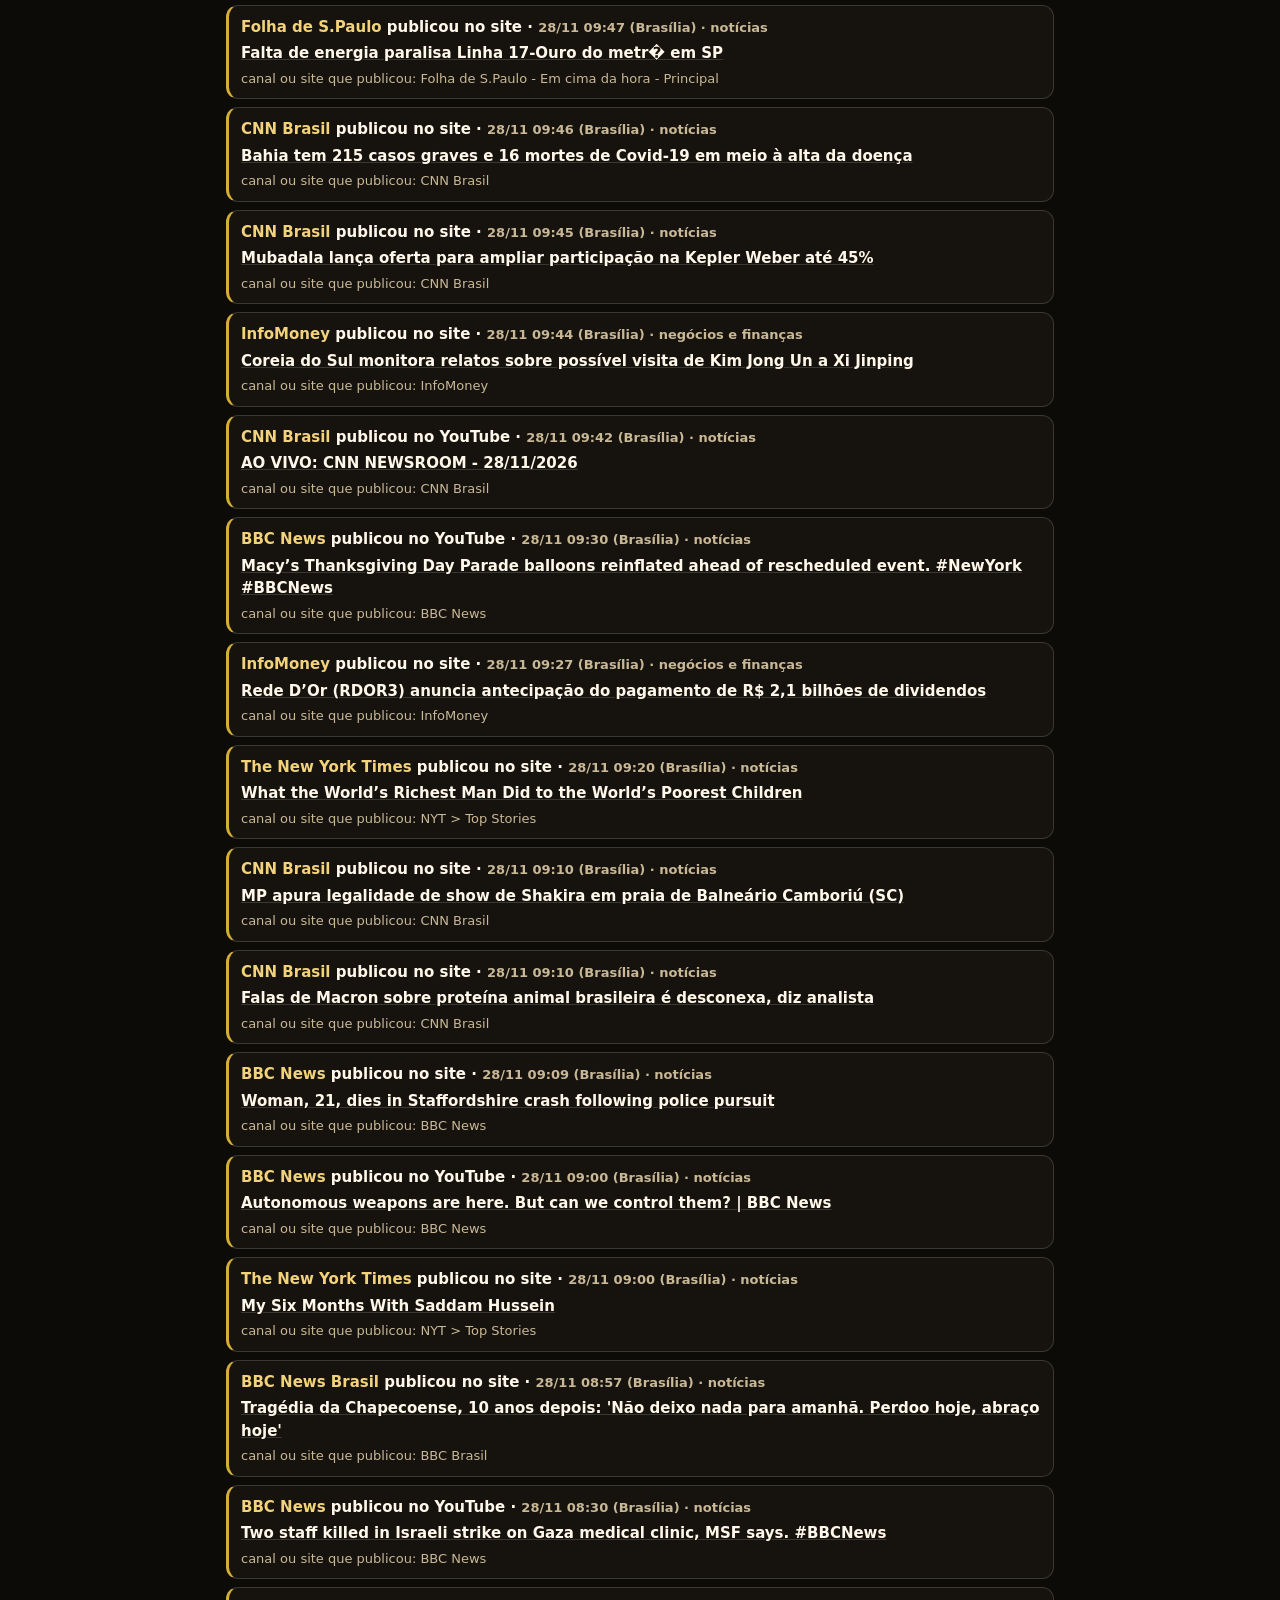
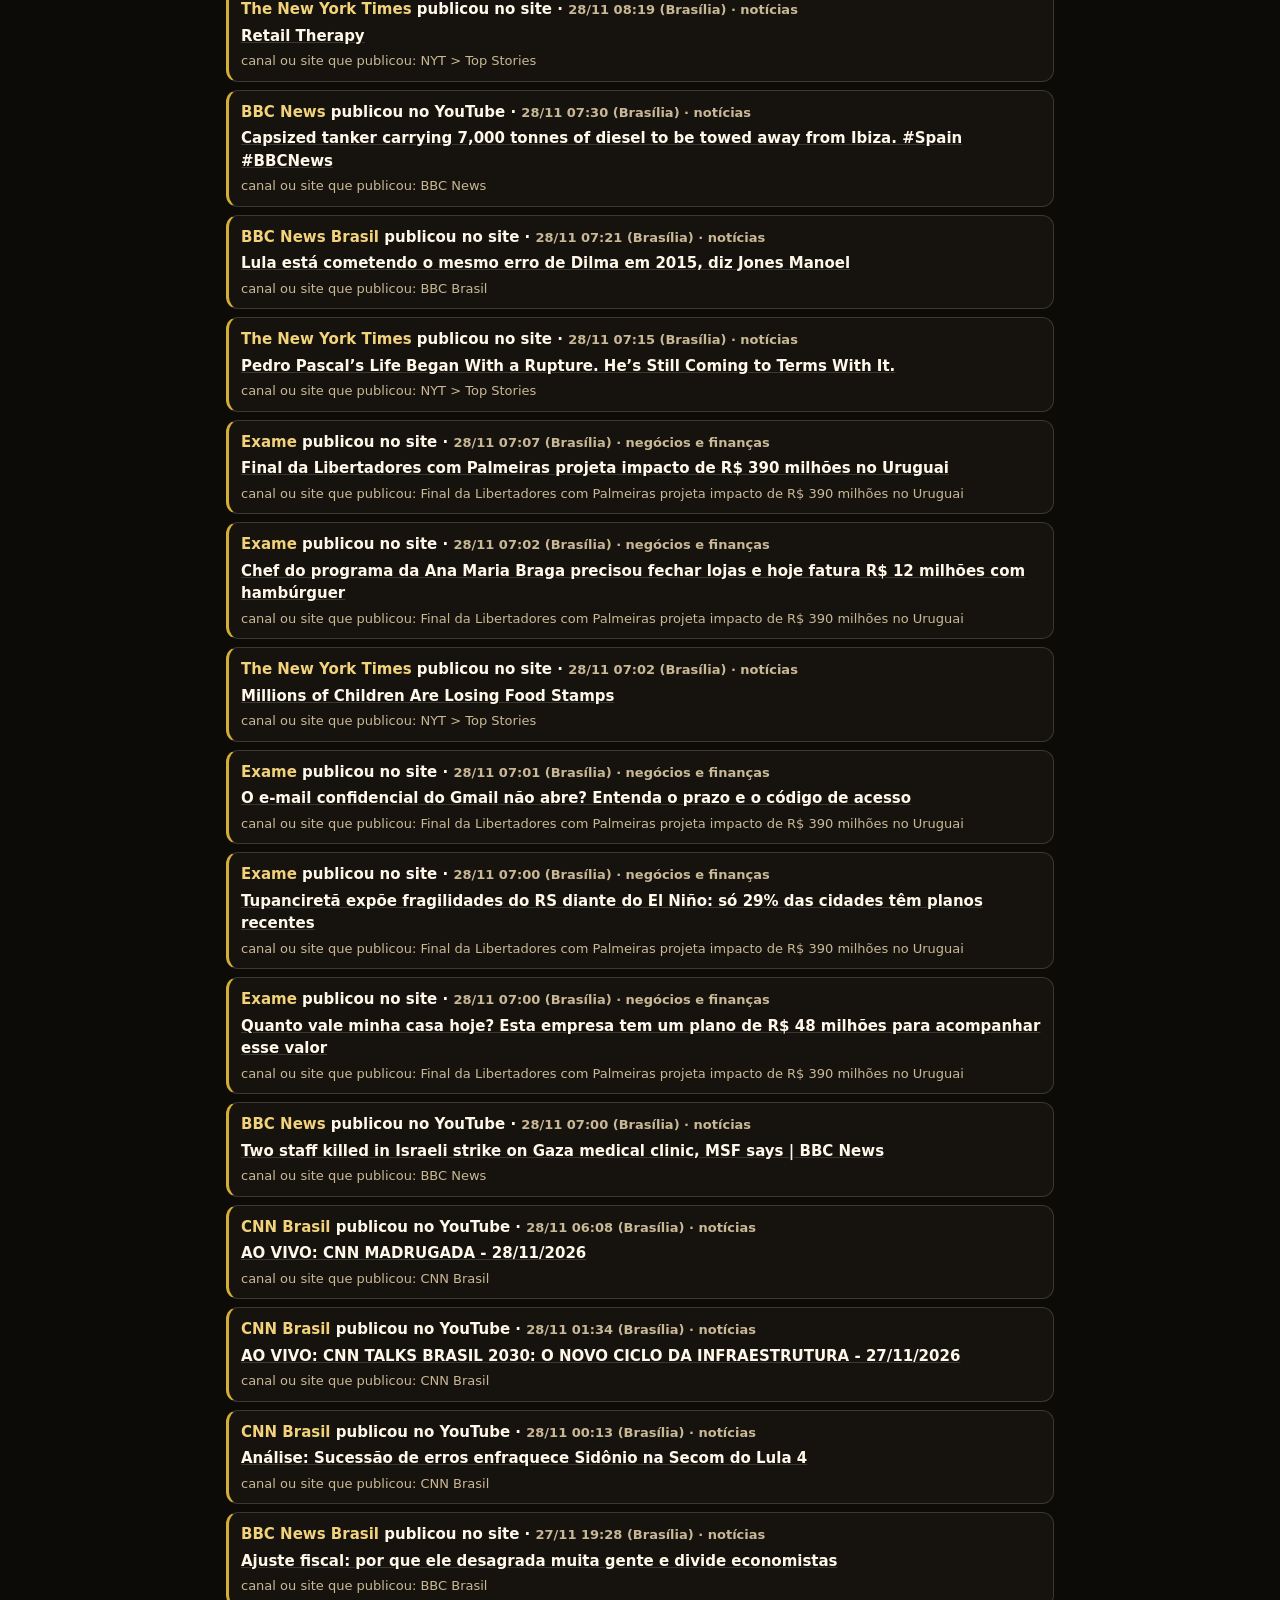
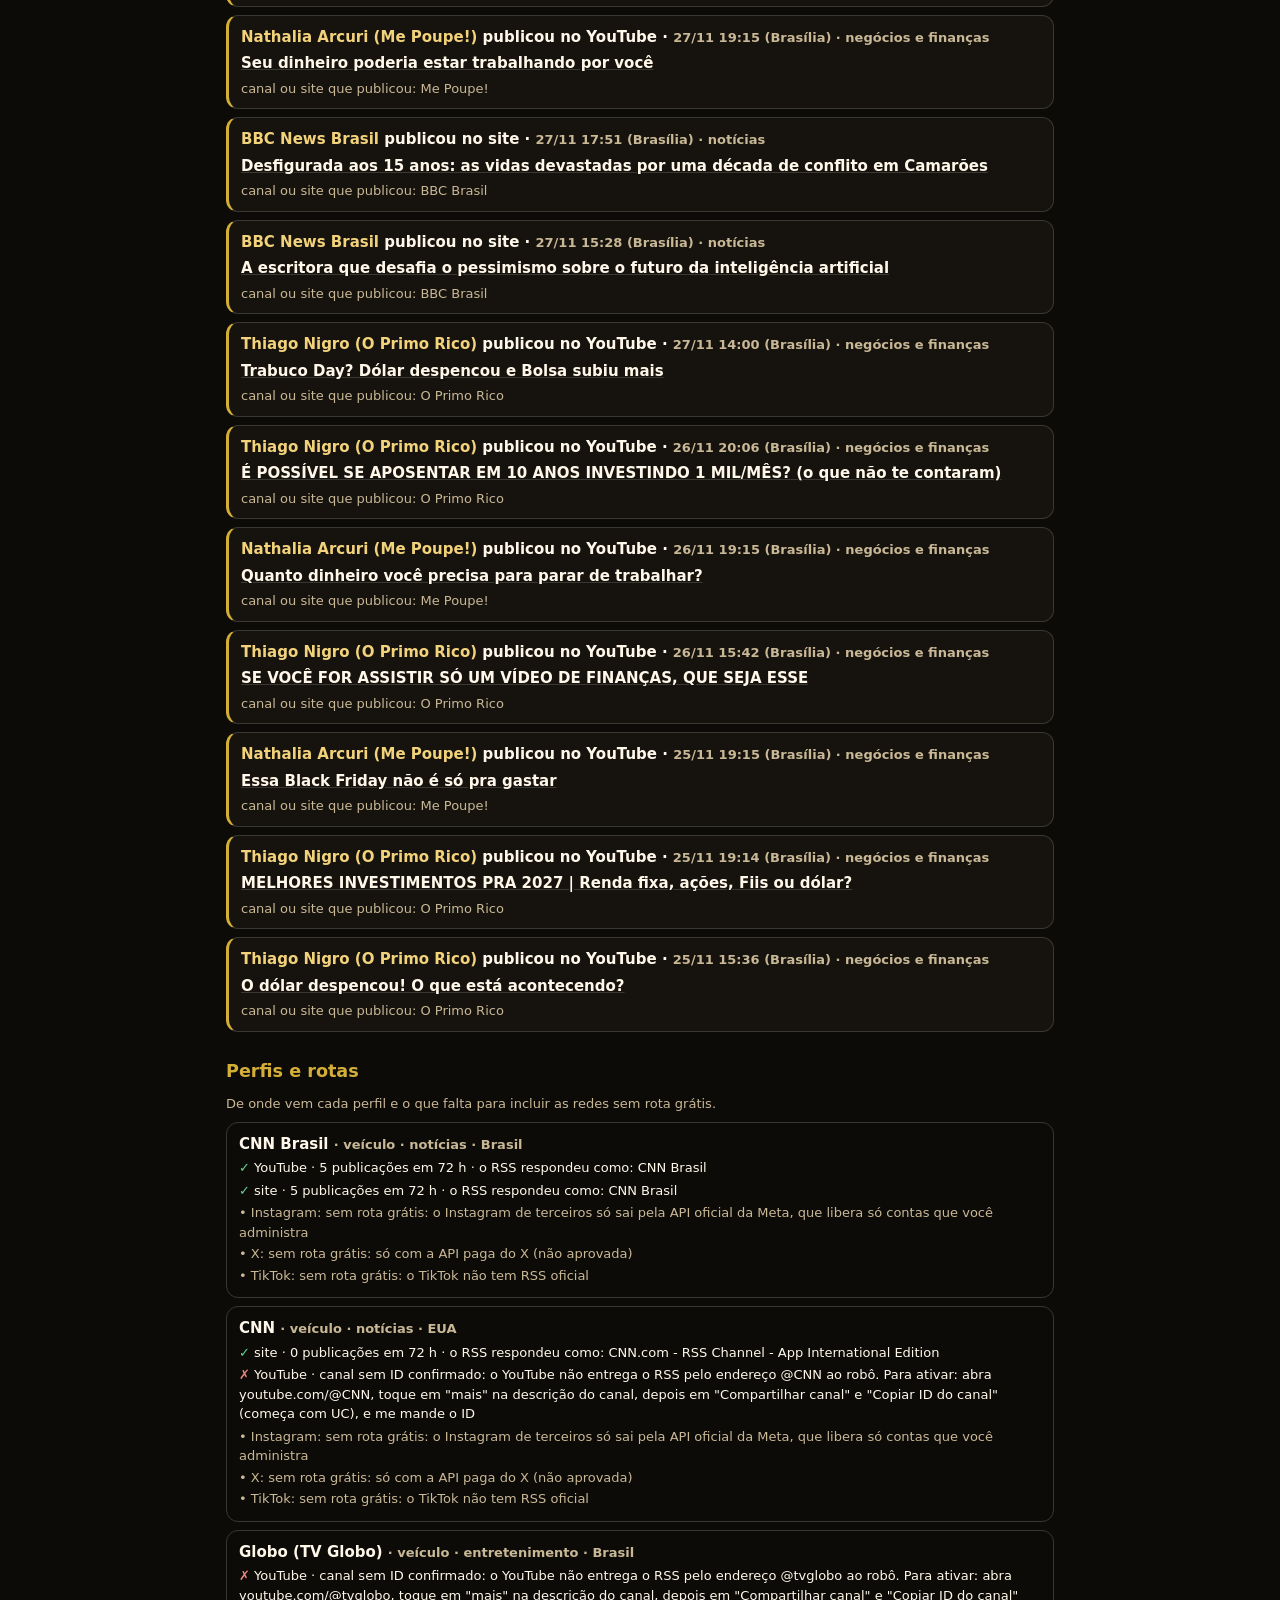
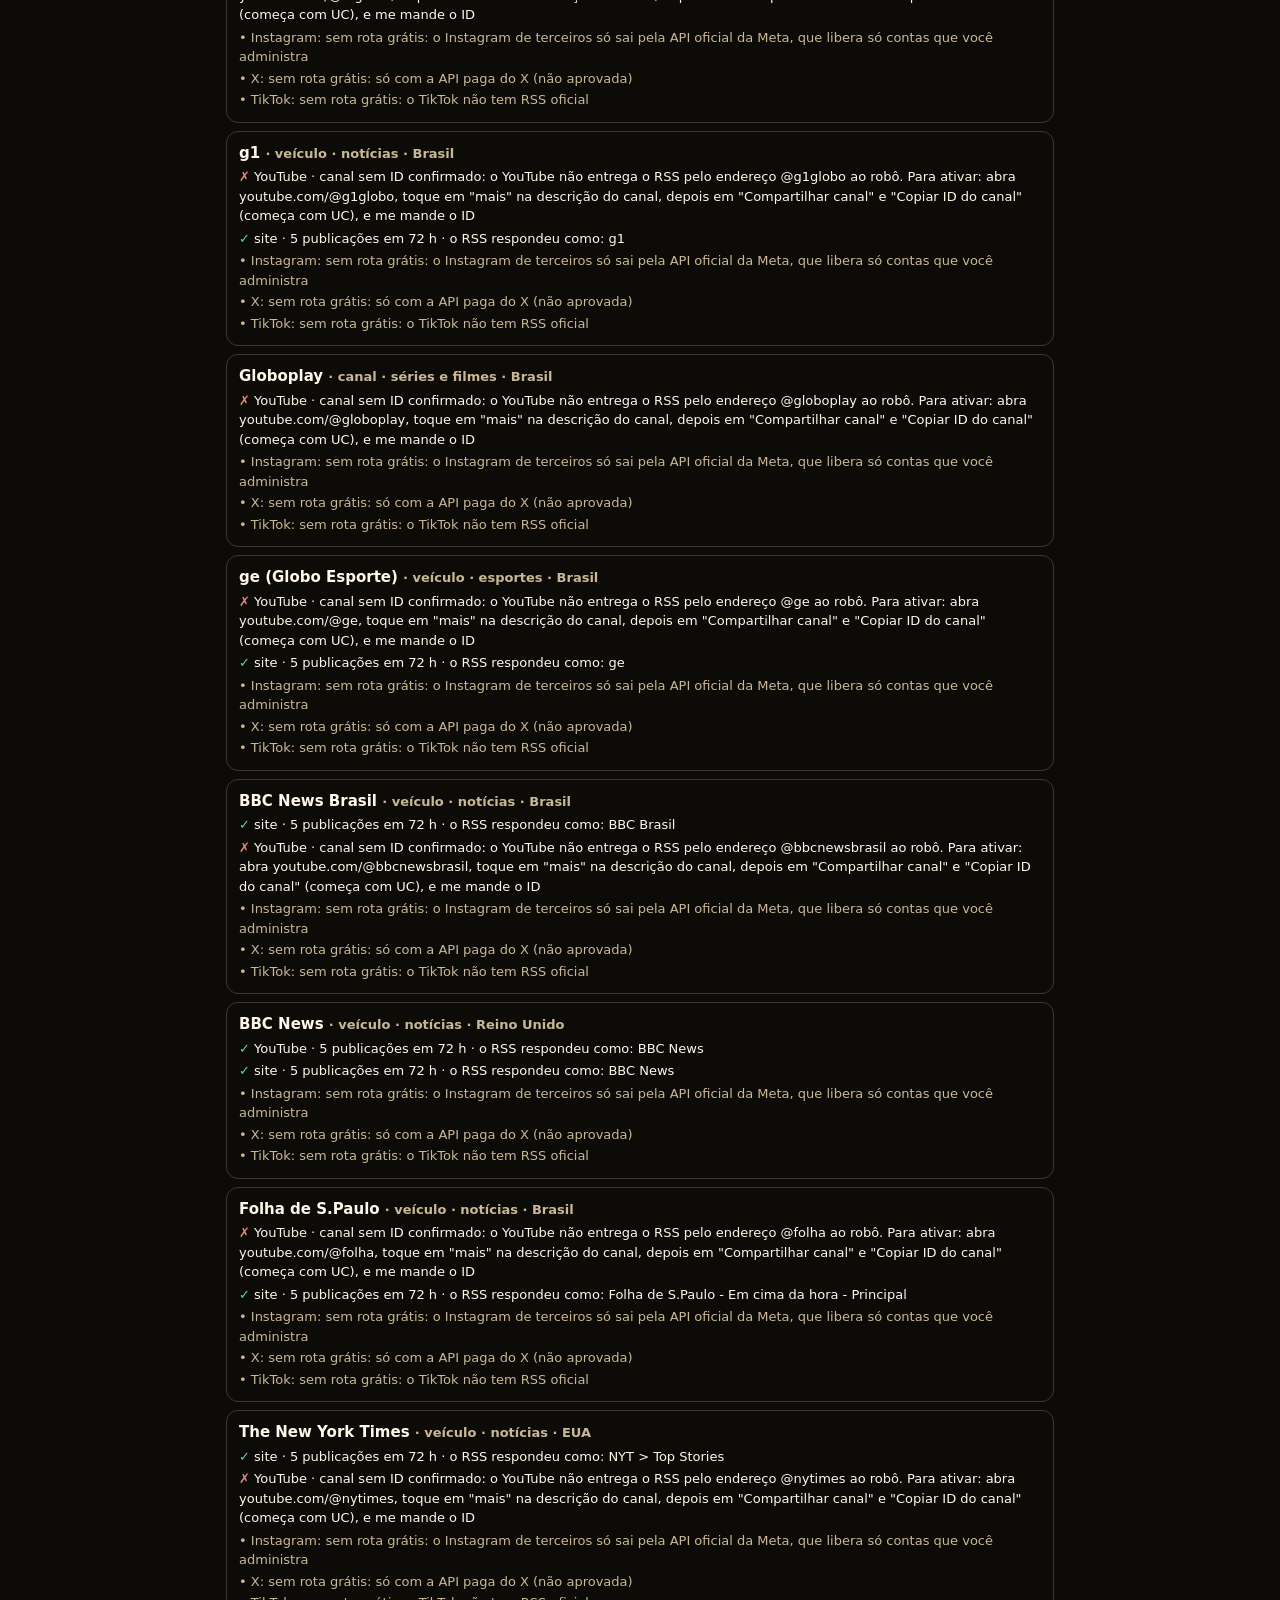
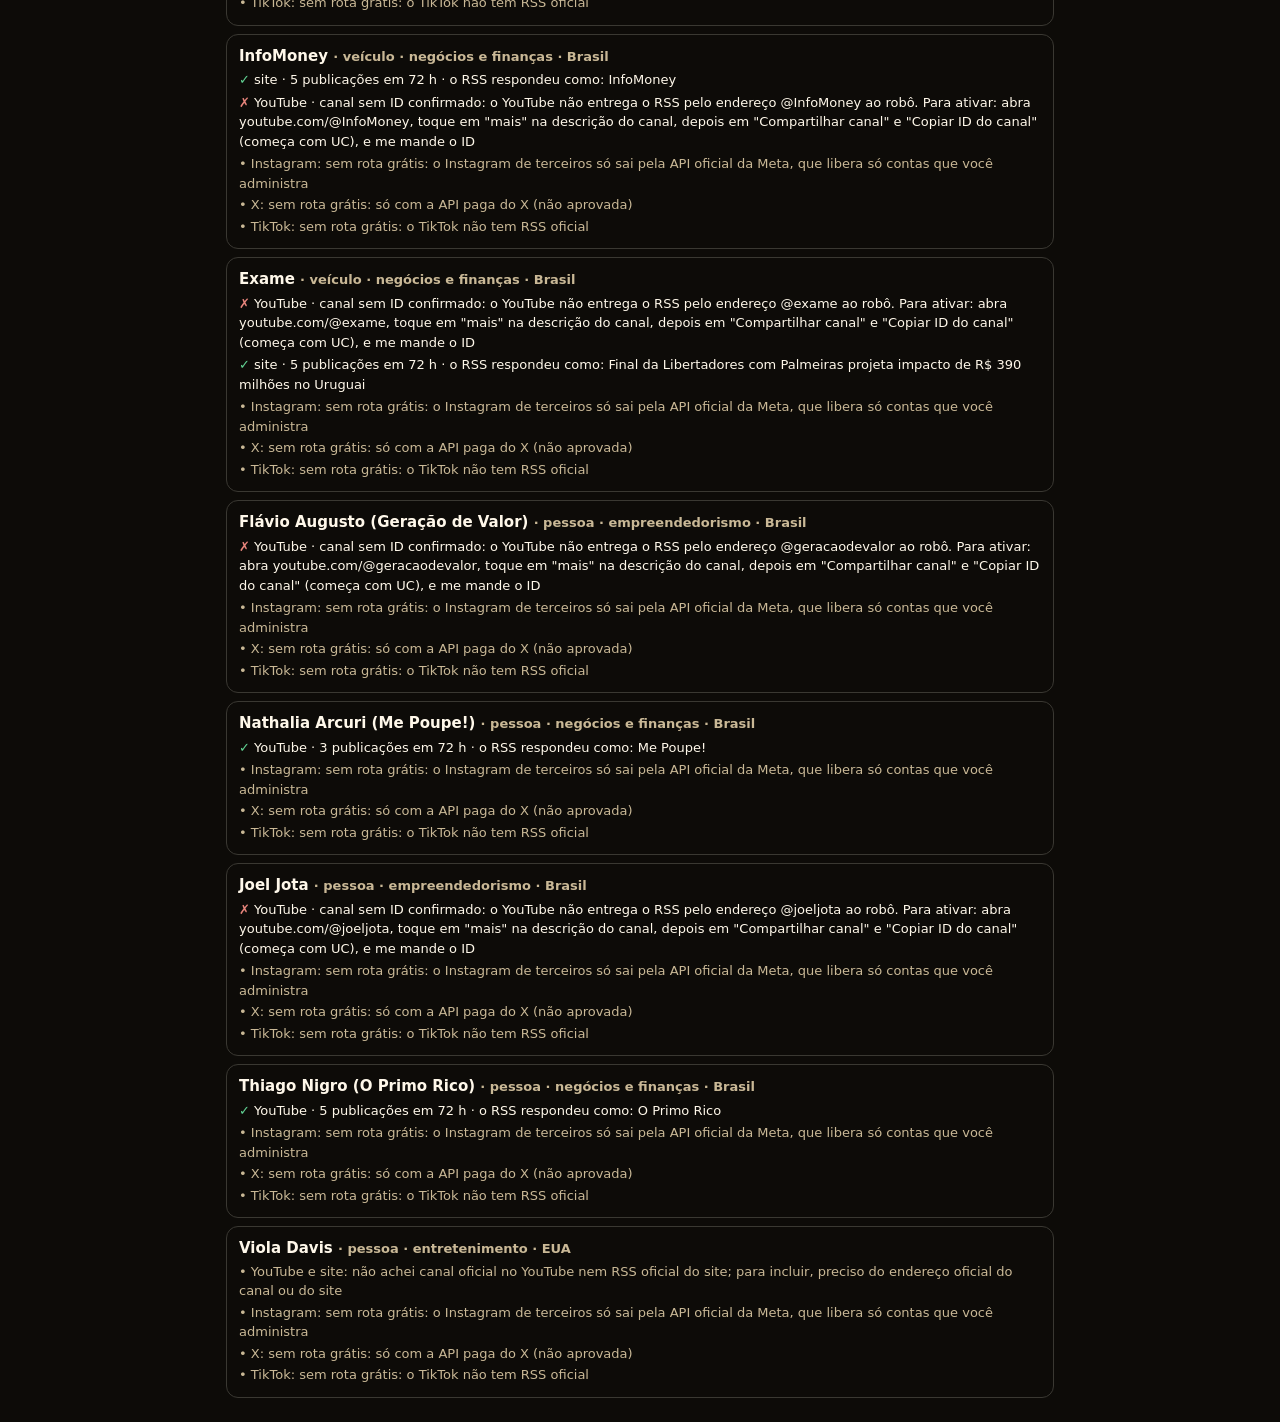
<file: referencias.html>
<!doctype html>
<html lang="pt-BR">
<head>
<meta charset="utf-8">
<meta name="viewport" content="width=device-width,initial-scale=1">
<title>Referências · Jornal Visão da Fênix</title>
<meta name="description" content="O que perfis sérios do Brasil e de fora publicaram, com link e hora. Sempre como 'fulano publicou'.">
<link rel="icon" href="favicon-32.png">
<style>
:root{--fundo:#0d0b08;--sup:#16130e;--linha:#3a3832;--tinta:#fff8ea;--tinta2:#c9b896;--ouro:#d4af37;--ouro2:#f2d27a;--ok:#62D394;--erro:#e8857c;color-scheme:dark}
*{box-sizing:border-box}body{margin:0;background:var(--fundo);color:var(--tinta);font:15px/1.5 system-ui,-apple-system,"Segoe UI",sans-serif}
main{max-width:860px;margin:0 auto;padding:16px}a{color:var(--ouro2)}
header{display:flex;align-items:center;gap:12px;flex-wrap:wrap;margin:6px 0 4px}h1{font-size:1.5rem;margin:0}h1 span{color:var(--ouro)}
h2{font-size:1.1rem;margin:26px 0 10px;color:var(--ouro)}.m{color:var(--tinta2);font-size:13px}
.voltar{color:var(--ouro);text-decoration:none;font-weight:600}
.regra{border:1px solid var(--linha);border-radius:12px;padding:10px 12px;margin:10px 0;color:var(--tinta2);font-size:13px}
.filtros{display:flex;gap:8px;flex-wrap:wrap;margin:12px 0}.filtros button{background:var(--sup);color:var(--tinta);border:1px solid var(--linha);border-radius:999px;padding:7px 12px;font:600 13px system-ui;cursor:pointer}
.filtros button.on{background:var(--ouro);color:#0d0b08;border-color:var(--ouro)}
.it{background:var(--sup);border:1px solid var(--linha);border-left:3px solid var(--ouro);border-radius:12px;padding:10px 12px;margin:8px 0}
.it .q{font-weight:700}.it .q b{color:var(--ouro2)}.it a.t{display:block;margin:4px 0;font-weight:600;color:var(--tinta);text-decoration:underline;text-decoration-color:var(--linha)}
.p{border:1px solid var(--linha);border-radius:12px;padding:10px 12px;margin:8px 0}.p .n{font-weight:700}
.r{font-size:13px;margin:3px 0}.r .ok{color:var(--ok)}.r .no{color:var(--erro)}.sr{font-size:13px;color:var(--tinta2);margin:2px 0}
.vazio{color:var(--tinta2);padding:12px 0}
</style>
</head>
<body>
<main>
<header><a class="voltar" href="./">← Jornal</a><h1>📚 <span>Referências</span></h1></header>
<div class="m" id="atual">carregando…</div>
<div class="regra">Regra da verdade: o post de uma pessoa ou de um veículo aparece como <b>"fulano publicou"</b>, com link e hora (Brasília). Nada aqui é afirmado pelo jornal. Rotas só legítimas e gratuitas: RSS oficial do canal no YouTube e RSS oficial do site.</div>
<h2 id="perfis-agente">⚡ Perfis do agente: urgência a cada ~5 min</h2>
<div class="m" id="pa-atual">carregando…</div>
<div class="regra">Os perfis que o agente estuda são conferidos a cada rodada do robô (cron de 5 min no GitHub; na prática de 3 a 6 min) pelas rotas públicas: site, YouTube e Google Notícias. Sem a sua conta. 🔎 = só 1 fonte (em apuração). ✅ = 2 ou mais veículos. O estudo de estilo pelo seu Instagram continua devagar, no agente.</div>
<div id="pa-itens"></div>
<div id="pa-perfis"></div>
<h2>Referências</h2>
<div class="filtros" id="filtros"></div>
<div id="itens"></div>
<h2>Perfis e rotas</h2>
<div class="m">De onde vem cada perfil e o que falta para incluir as redes sem rota grátis.</div>
<div id="perfis"></div>
</main>
<script>
const e=s=>String(s==null?'':s).replace(/[&<>"]/g,c=>({'&':'&amp;','<':'&lt;','>':'&gt;','"':'&quot;'}[c]));
const dt=s=>s?s.slice(8,10)+'/'+s.slice(5,7)+' '+s.slice(11,16):'';
let D=null,F='todos';
function itens(){const l=(D.itens||[]).filter(i=>F==='todos'||i.nicho===F);
 document.getElementById('itens').innerHTML=l.length?l.map(i=>'<div class="it"><div class="q"><b>'+e(i.quem)+'</b> publicou'+(i.rede==='YouTube'?' no YouTube':' no site')+' · <span class="m">'+e(dt(i.publicado))+' (Brasília) · '+e(i.nicho)+'</span></div><a class="t" href="'+e(i.link)+'" target="_blank" rel="noopener">'+e(i.titulo)+'</a>'+(i.canal?'<div class="m">canal ou site que publicou: '+e(i.canal)+'</div>':'')+'</div>').join(''):'<div class="vazio">Nada publicado nas últimas 72 horas nesta escolha.</div>';}
fetch('referencias.json',{cache:'no-cache'}).then(r=>r.json()).then(d=>{D=d;
 document.getElementById('atual').textContent='Atualizado '+dt(d.atualizado)+' (Brasília) · '+(d.itens||[]).length+' publicações nas últimas 72 h · '+d.perfis.filter(p=>p.ativo).length+' de '+d.perfis.length+' perfis com rota ativa';
 const nichos=['todos',...new Set(d.perfis.map(p=>p.nicho))];
 const fb=document.getElementById('filtros');fb.innerHTML=nichos.map(n=>'<button data-n="'+e(n)+'"'+(n===F?' class="on"':'')+'>'+e(n)+'</button>').join('');
 fb.onclick=ev=>{const b=ev.target.closest('button');if(!b)return;F=b.dataset.n;[...fb.children].forEach(x=>x.classList.toggle('on',x===b));itens();};
 itens();
 document.getElementById('perfis').innerHTML=d.perfis.map(p=>'<div class="p"><div class="n">'+e(p.nome)+' <span class="m">· '+e(p.tipo)+' · '+e(p.nicho)+' · '+e(p.pais)+'</span></div>'+
  p.rotas.map(r=>'<div class="r">'+(r.ok?'<span class="ok">✓</span> ':'<span class="no">✗</span> ')+e(r.tipo)+(r.ok?' · '+r.n+' publicações em 72 h'+(r.canal?' · o RSS respondeu como: '+e(r.canal):''):' · '+e(r.erro))+'</div>').join('')+
  p.semRota.map(s=>'<div class="sr">• '+e(s.rede)+': '+e(s.precisa)+'</div>').join('')+'</div>').join('');
}).catch(()=>{document.getElementById('atual').textContent='A seção ainda não tem dados: ela aparece depois da próxima rodada do robô.';});
fetch('perfis.json',{cache:'no-cache'}).then(r=>r.json()).then(d=>{
 document.getElementById('pa-atual').textContent='Atualizado '+dt(d.atualizado)+' (Brasília) · '+d.perfis.length+' perfis · '+(d.itens||[]).length+' publicações nas últimas 24 h';
 const cont={},l=(d.itens||[]).filter(i=>(cont[i.perfil]=(cont[i.perfil]||0)+1)<=8).slice(0,30);
 document.getElementById('pa-itens').innerHTML=l.length?l.map(i=>'<div class="it"><div class="q">'+(i.confirmado?'✅ ':'🔎 ')+'<b>'+e(i.quem)+'</b> publicou · <span class="m">'+e(dt(i.publicado))+' (Brasília) · '+(i.confirmado?i.fontes+' veículos':'em apuração, 1 fonte')+(i.diz?' · '+e(i.diz):'')+'</span></div><a class="t" href="'+e(i.link)+'" target="_blank" rel="noopener">'+e(i.titulo)+'</a>'+(i.original?'<div class="m">traduzido do inglês: '+e(i.original)+'</div>':'')+((i.tambemEm||[]).length?'<div class="m">também em: '+i.tambemEm.map(t=>e(t.veiculo)).join(', ')+'</div>':'')+'</div>').join(''):'<div class="vazio">Nada nas últimas 24 horas.</div>';
 document.getElementById('pa-perfis').innerHTML=d.perfis.map(p=>'<div class="p"><div class="n">'+e(p.nome)+' <span class="m">· '+e((p.instagram||[]).join(' '))+' · '+(p.estudoInstagram?'no estudo do agente':'só urgência pública ('+e(p.aguarda||'aguardando confirmação')+')')+'</span></div>'+
  (p.rotas||[]).map(r=>'<div class="r">'+(r.ok?'<span class="ok">✓</span> ':'<span class="no">✗</span> ')+e(r.tipo)+(r.ok?' · '+r.n+' itens':' · '+e(r.erro||''))+'</div>').join('')+
  (p.semRota||[]).map(s=>'<div class="sr">• '+e(s)+': sem rota grátis e legítima</div>').join('')+'</div>').join('');
}).catch(()=>{document.getElementById('pa-atual').textContent='Aparece depois da próxima rodada do robô.';});
</script>
</body>
</html>
</file>
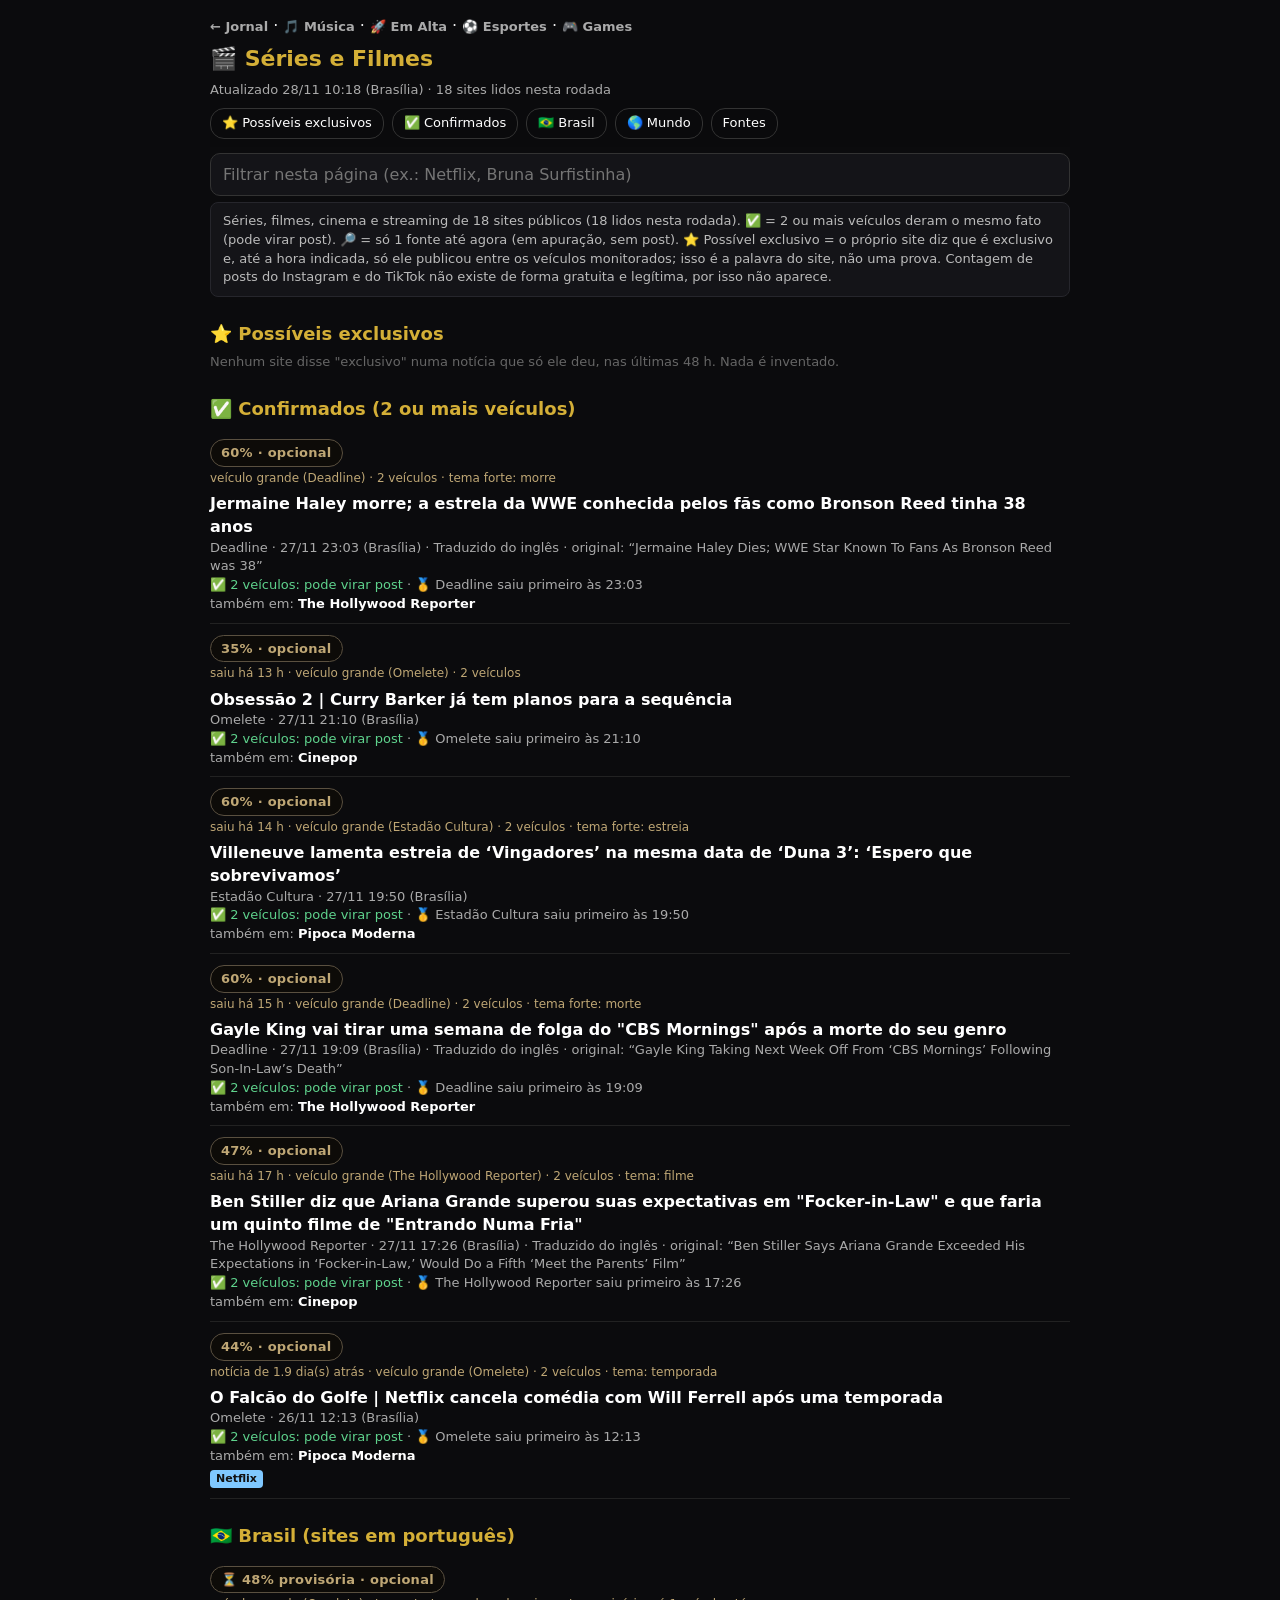
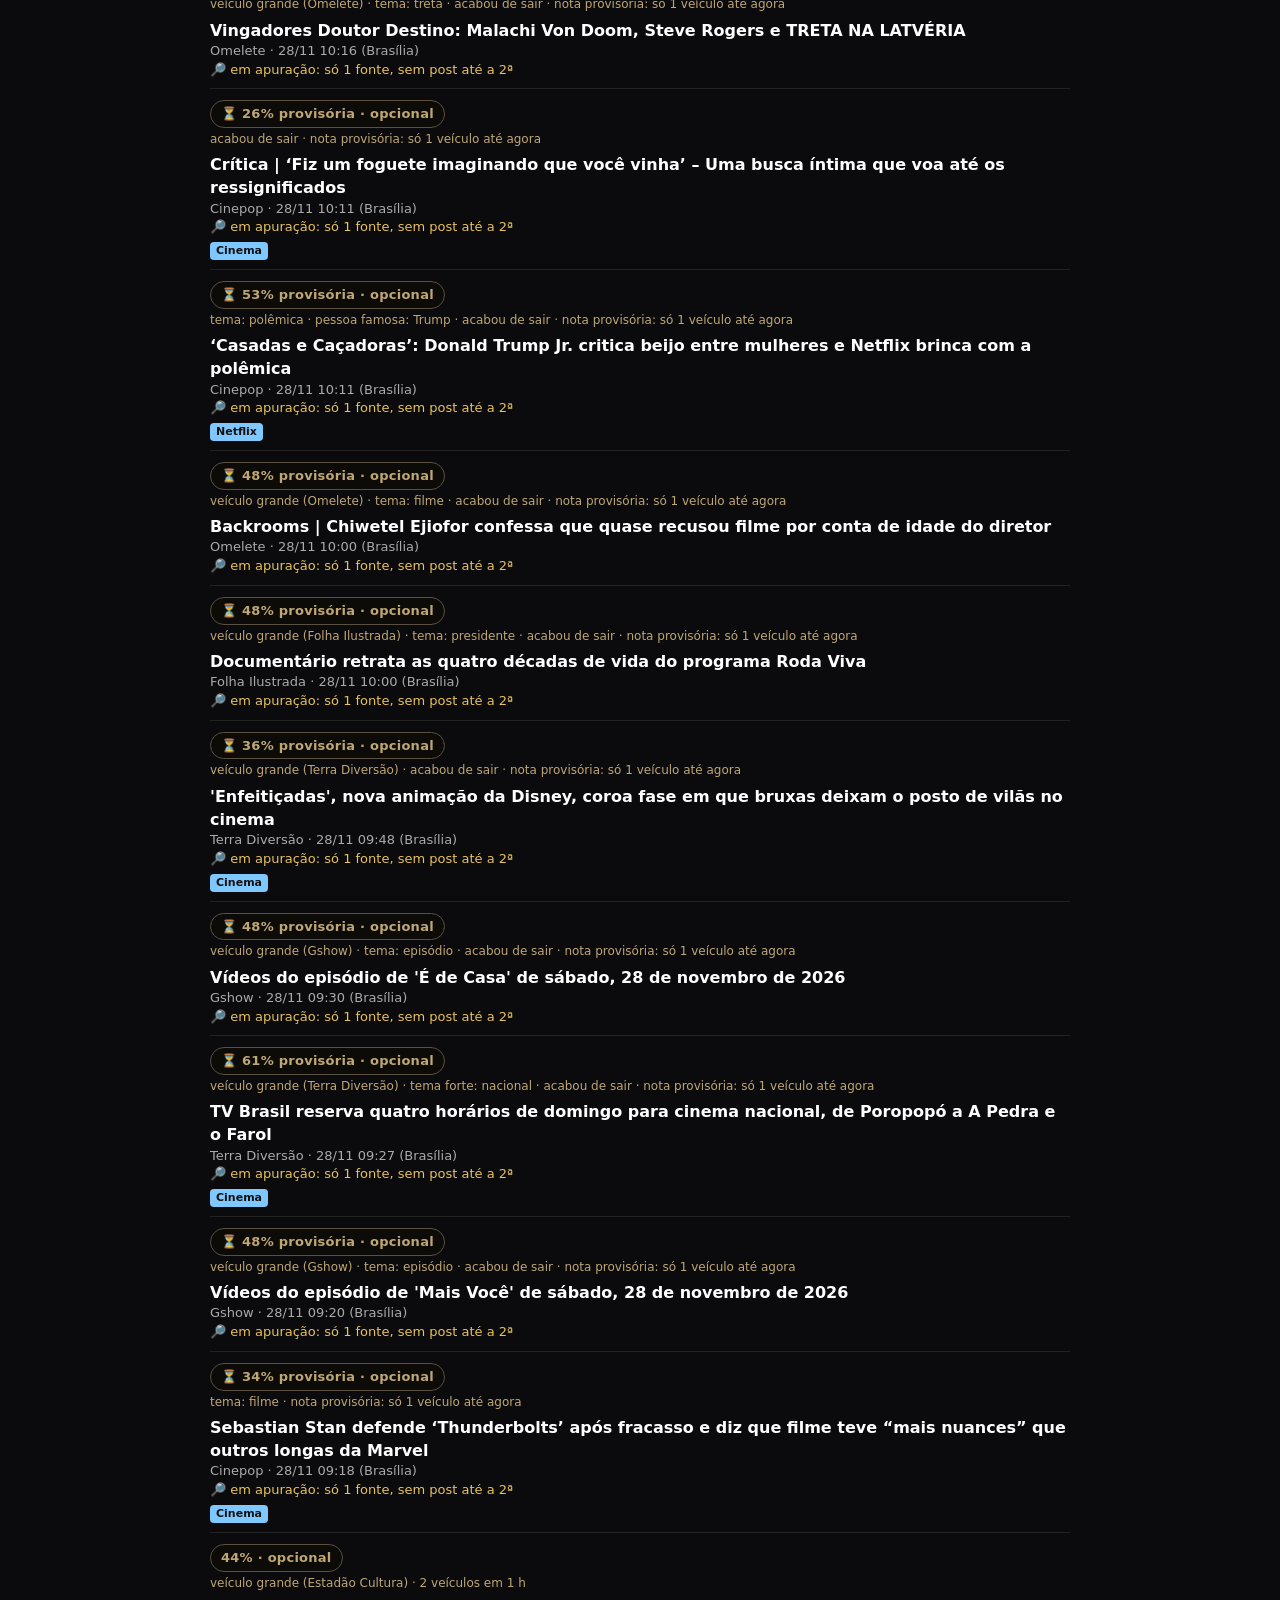
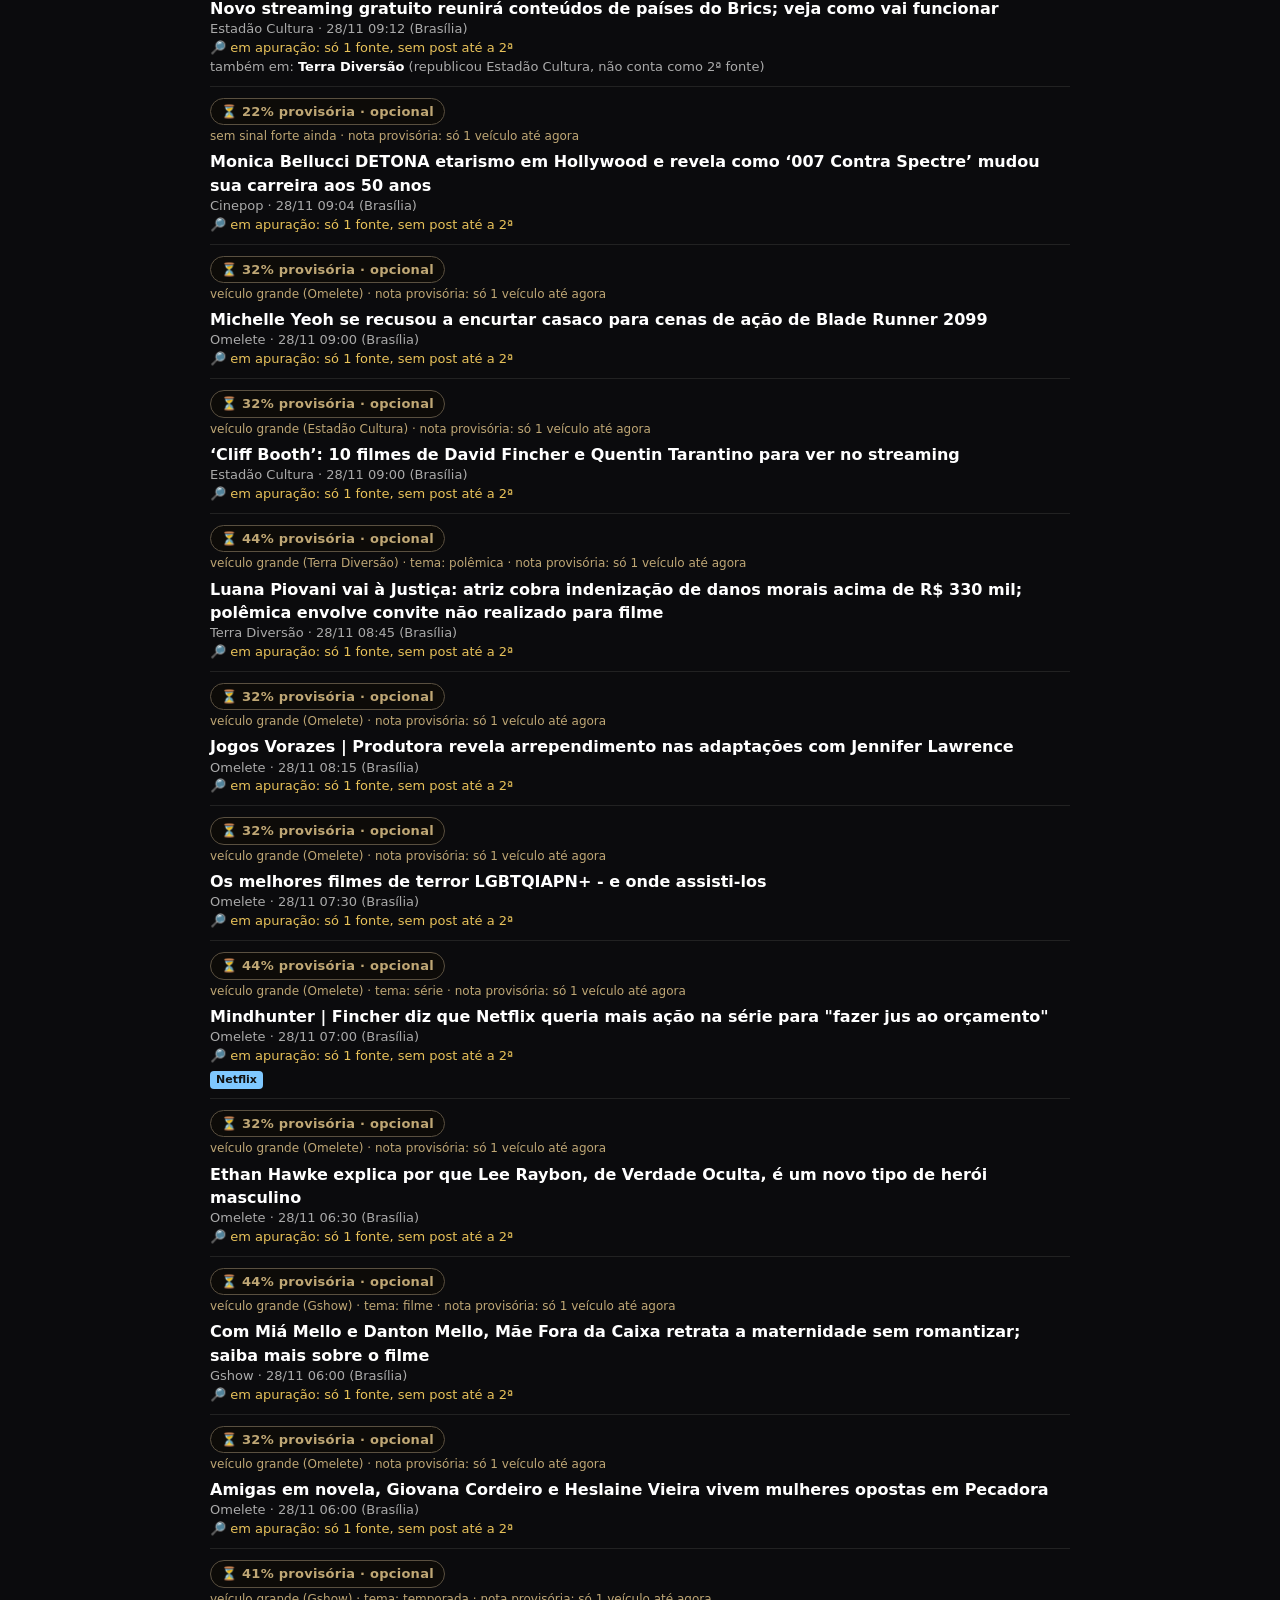
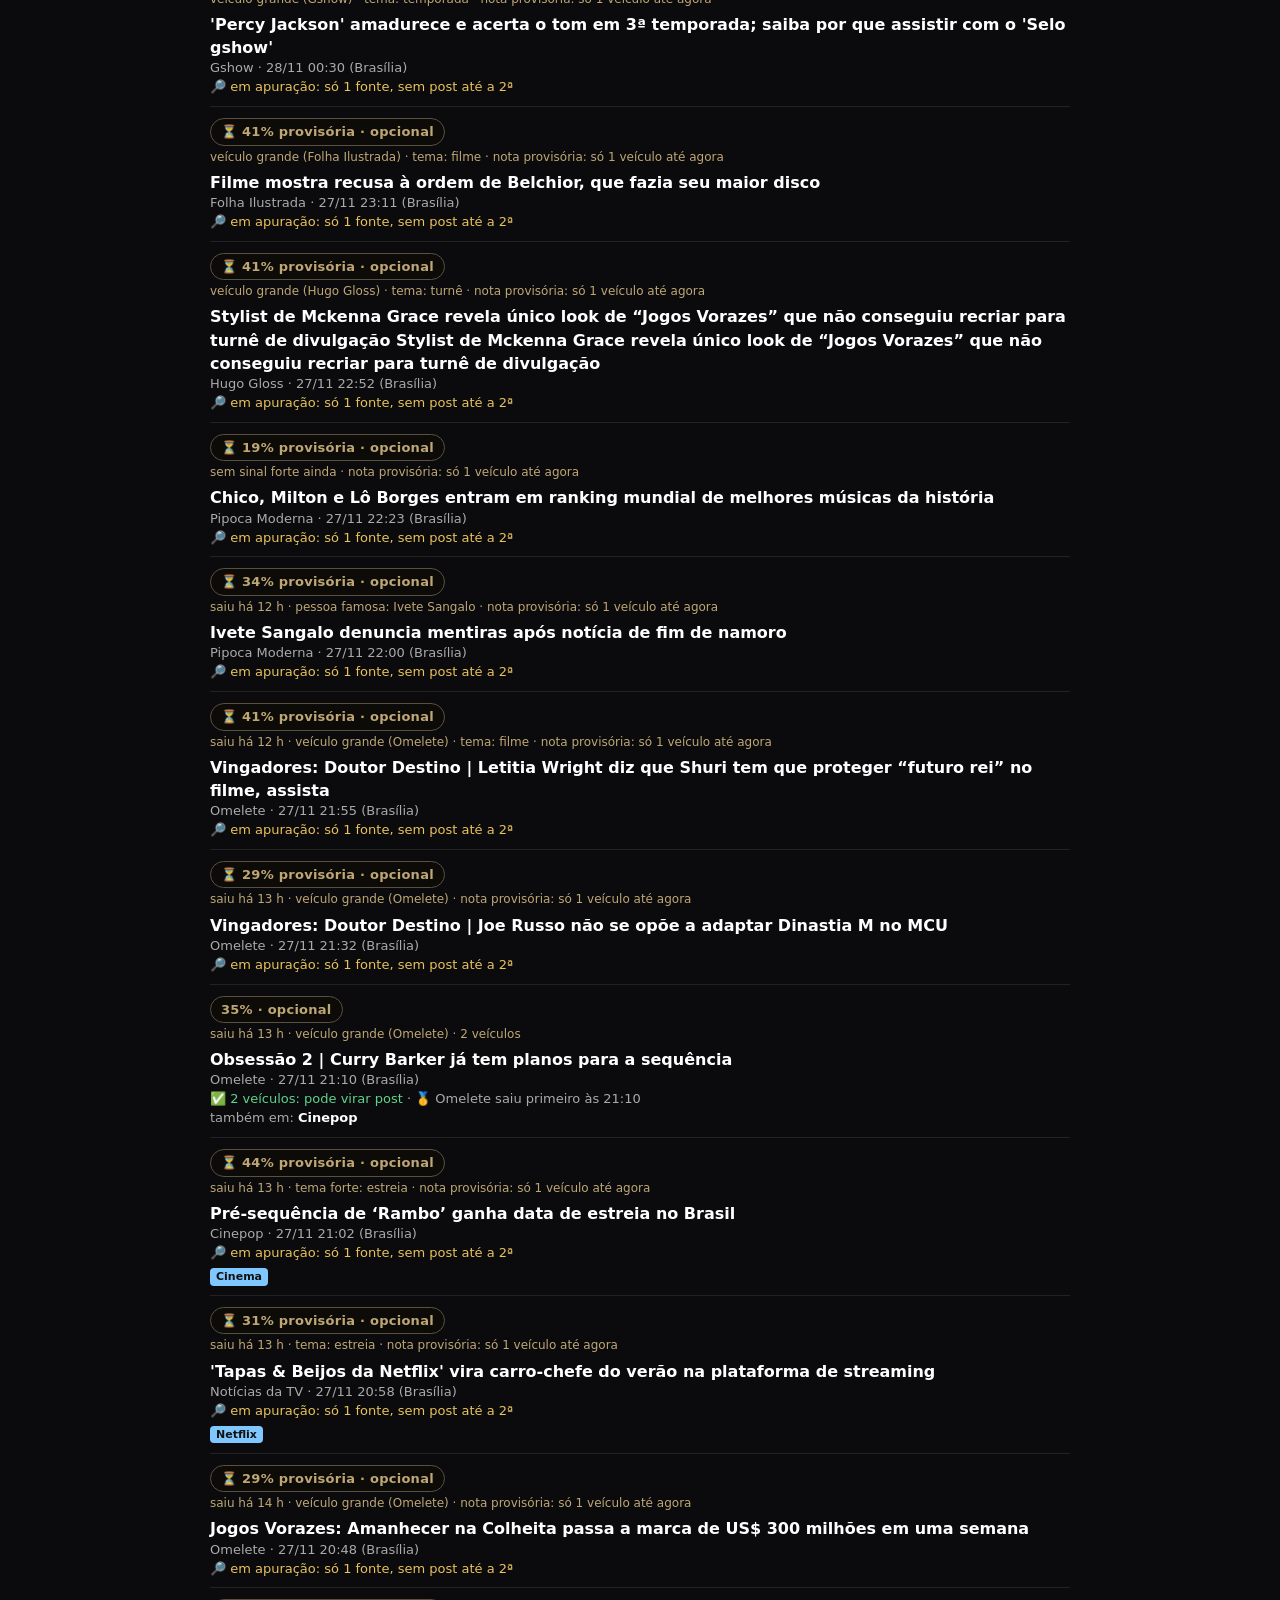
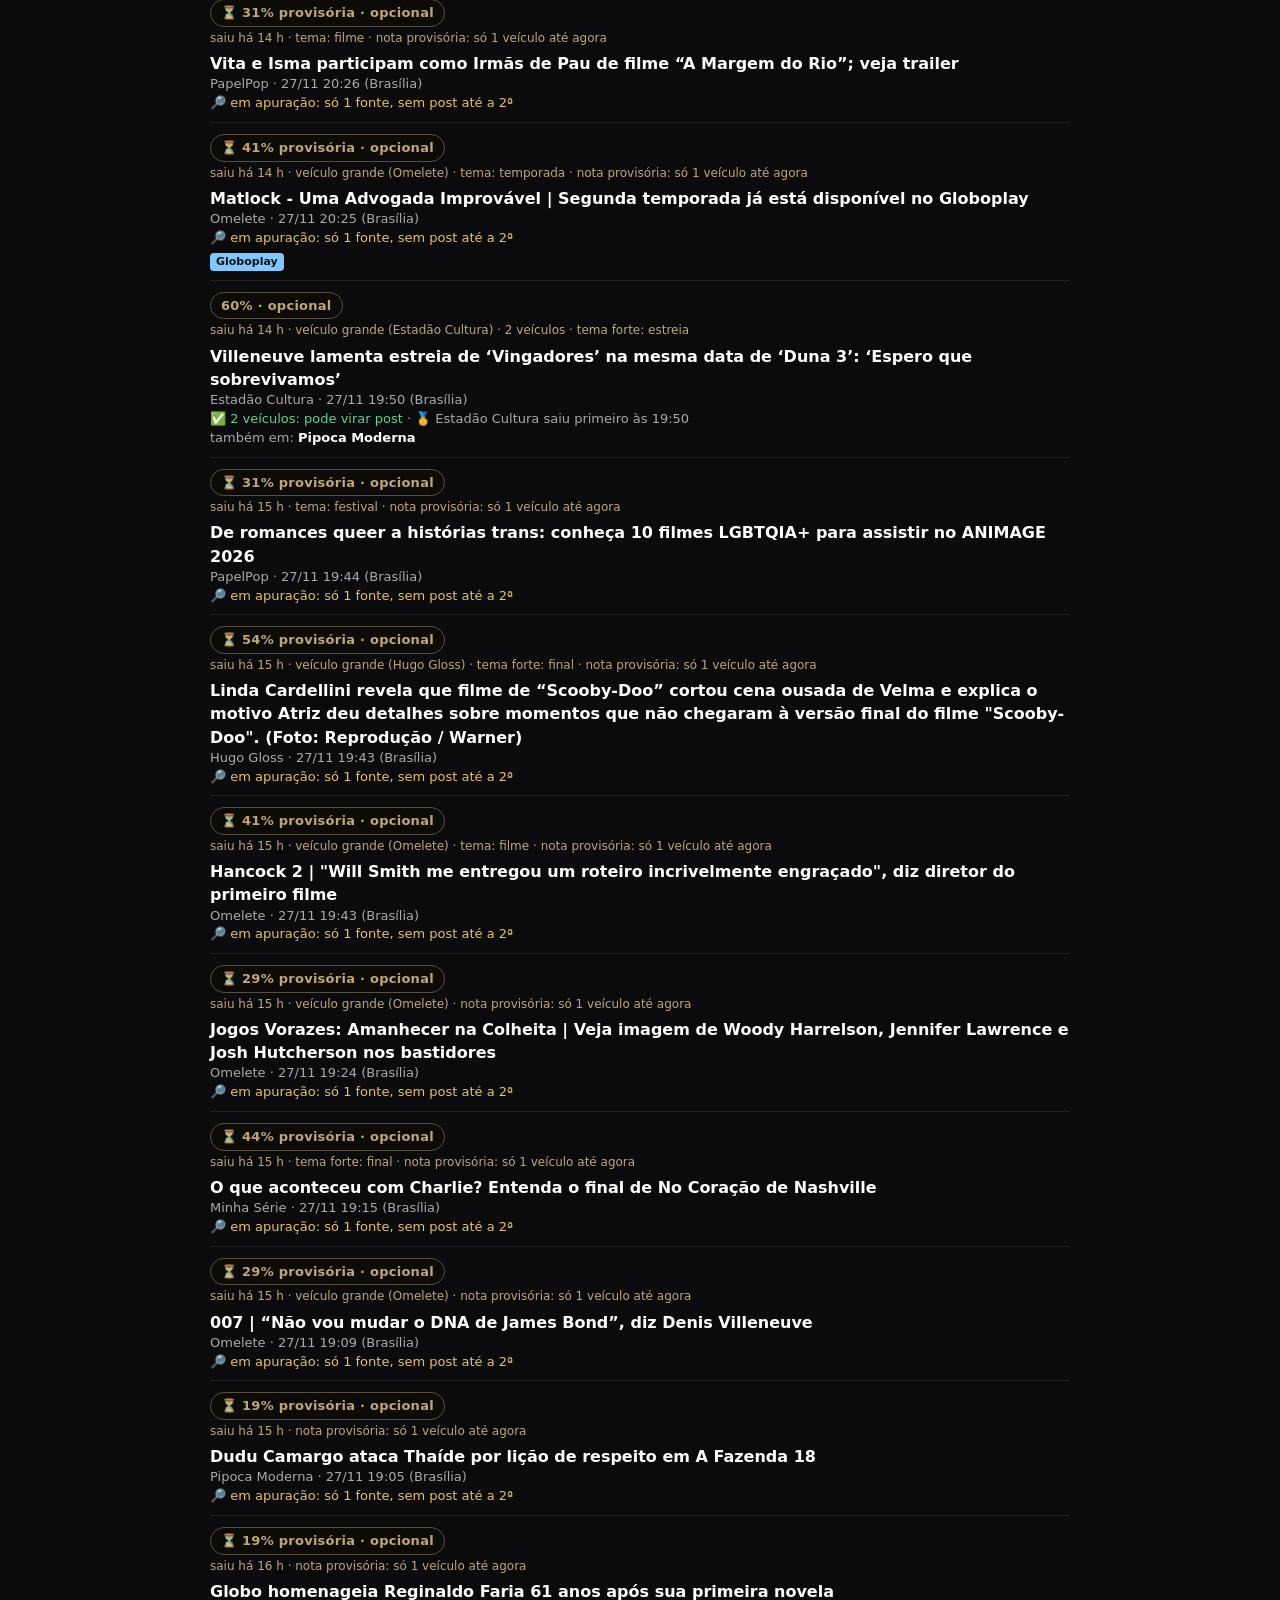
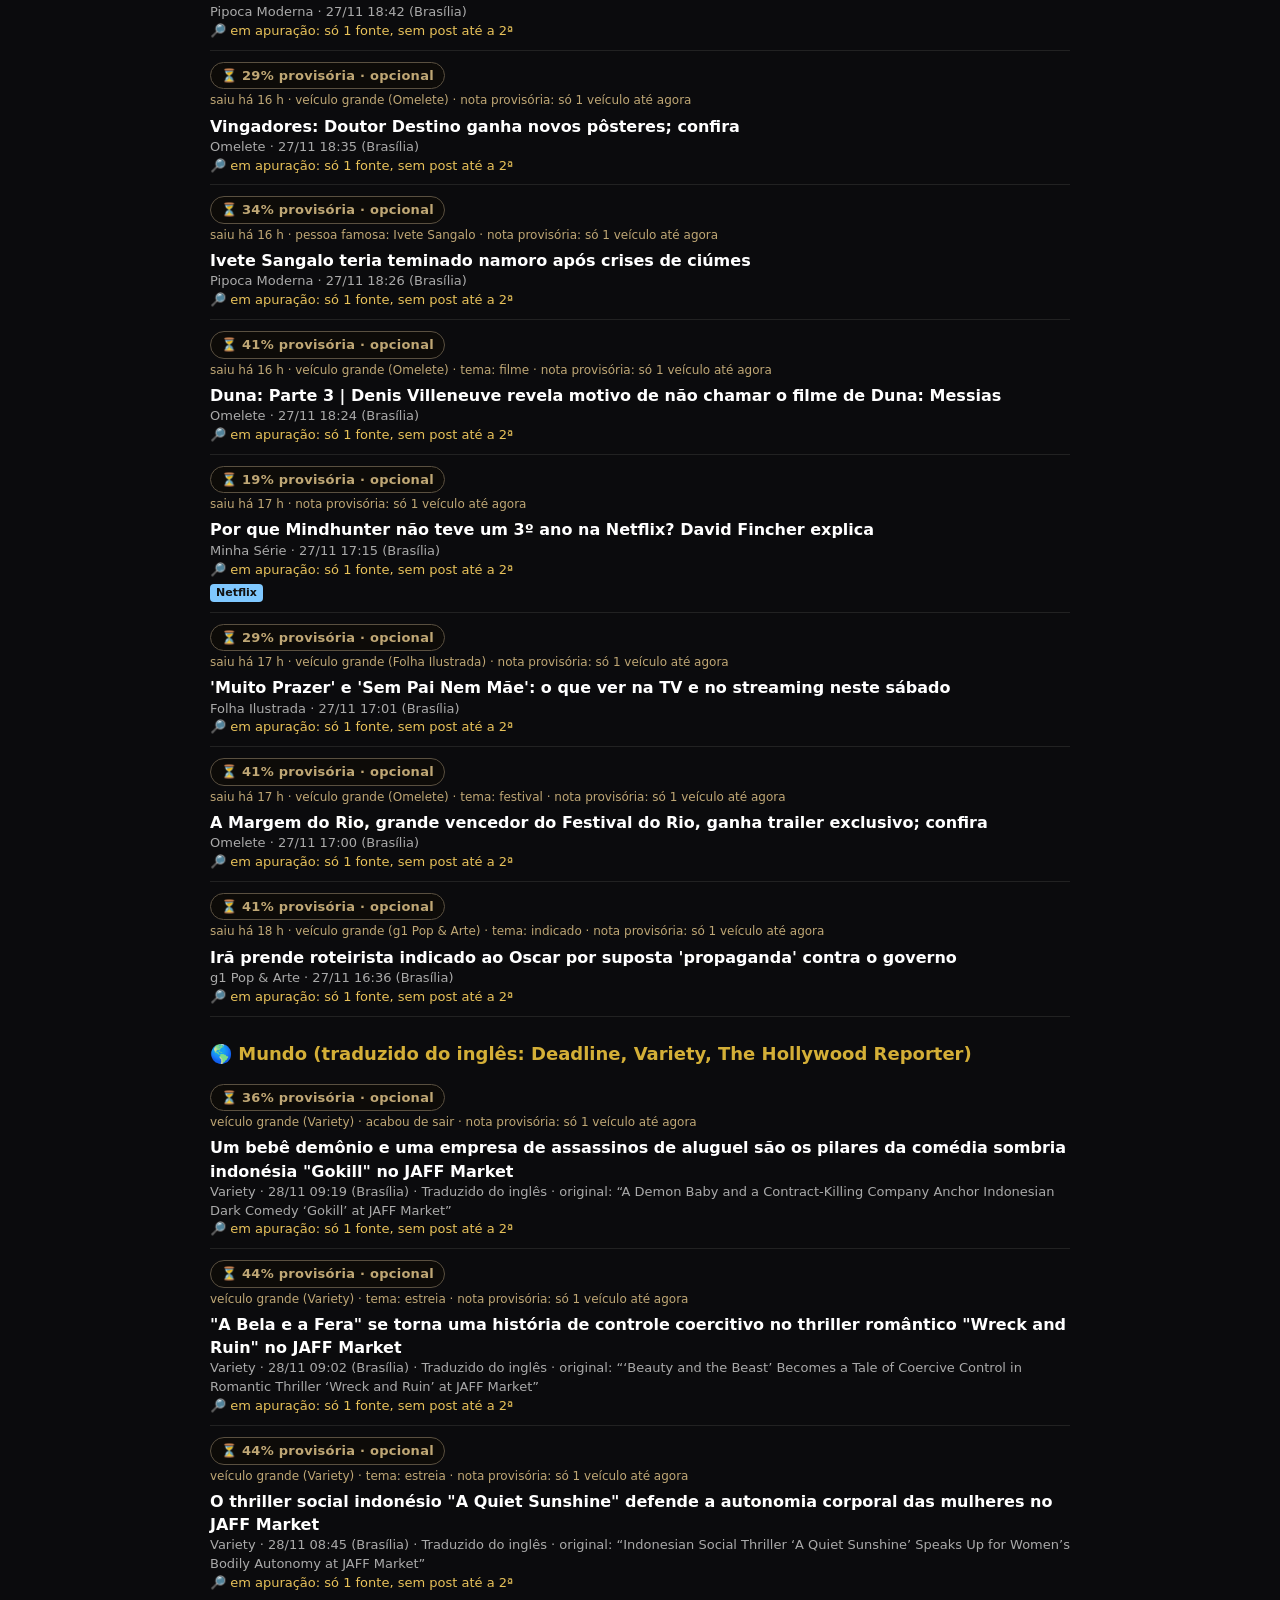
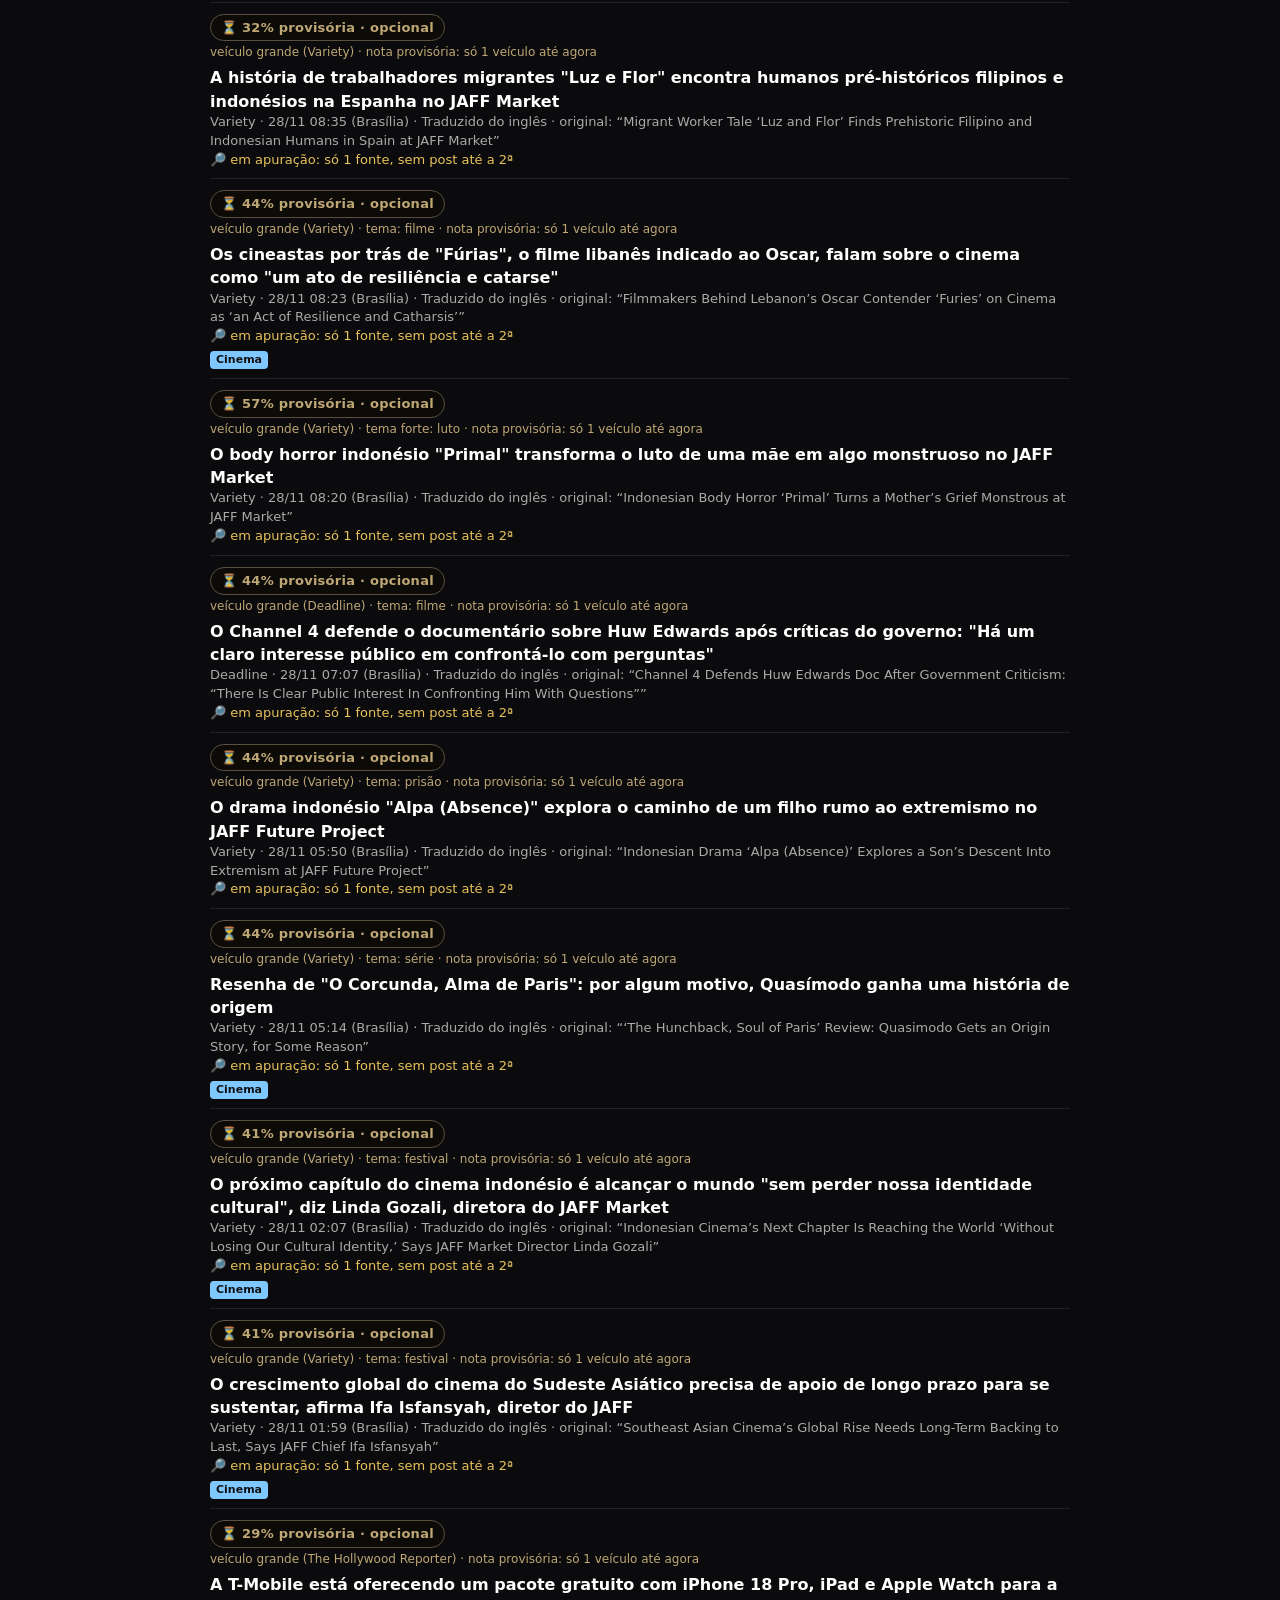
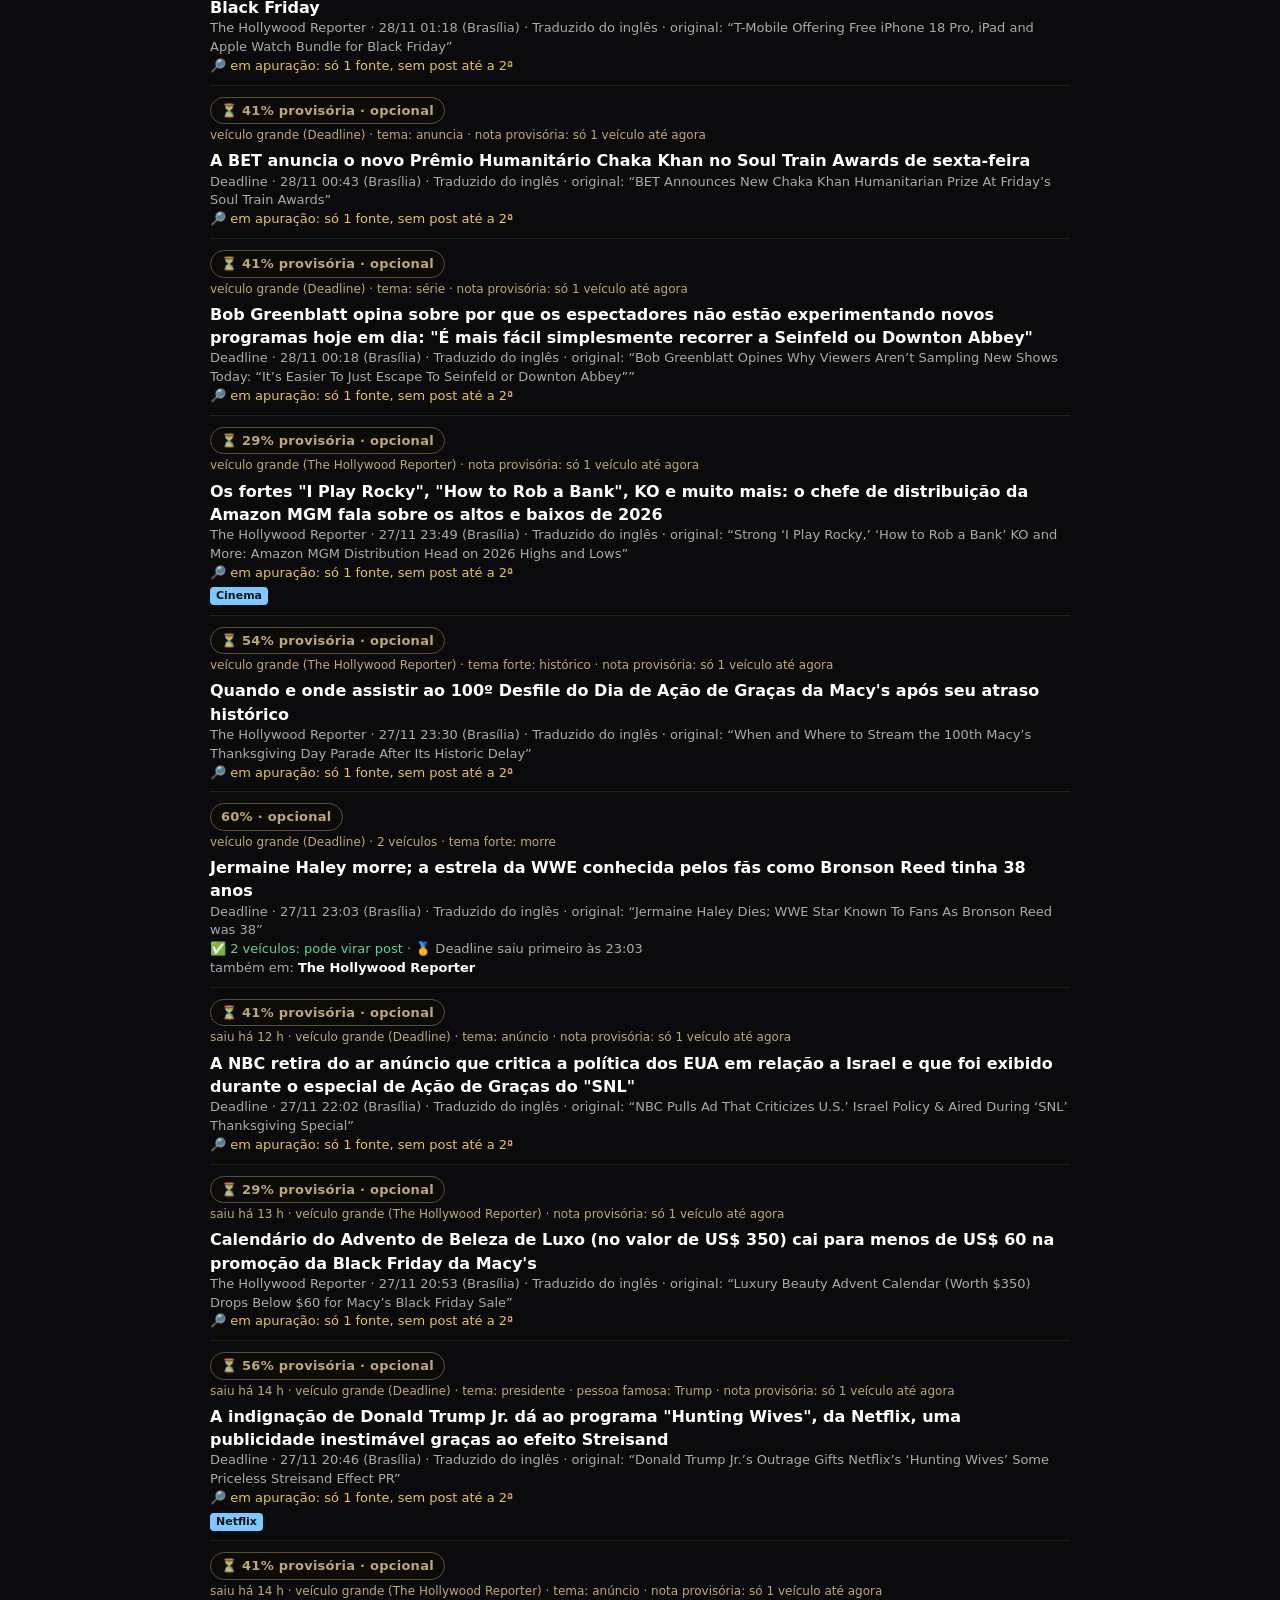
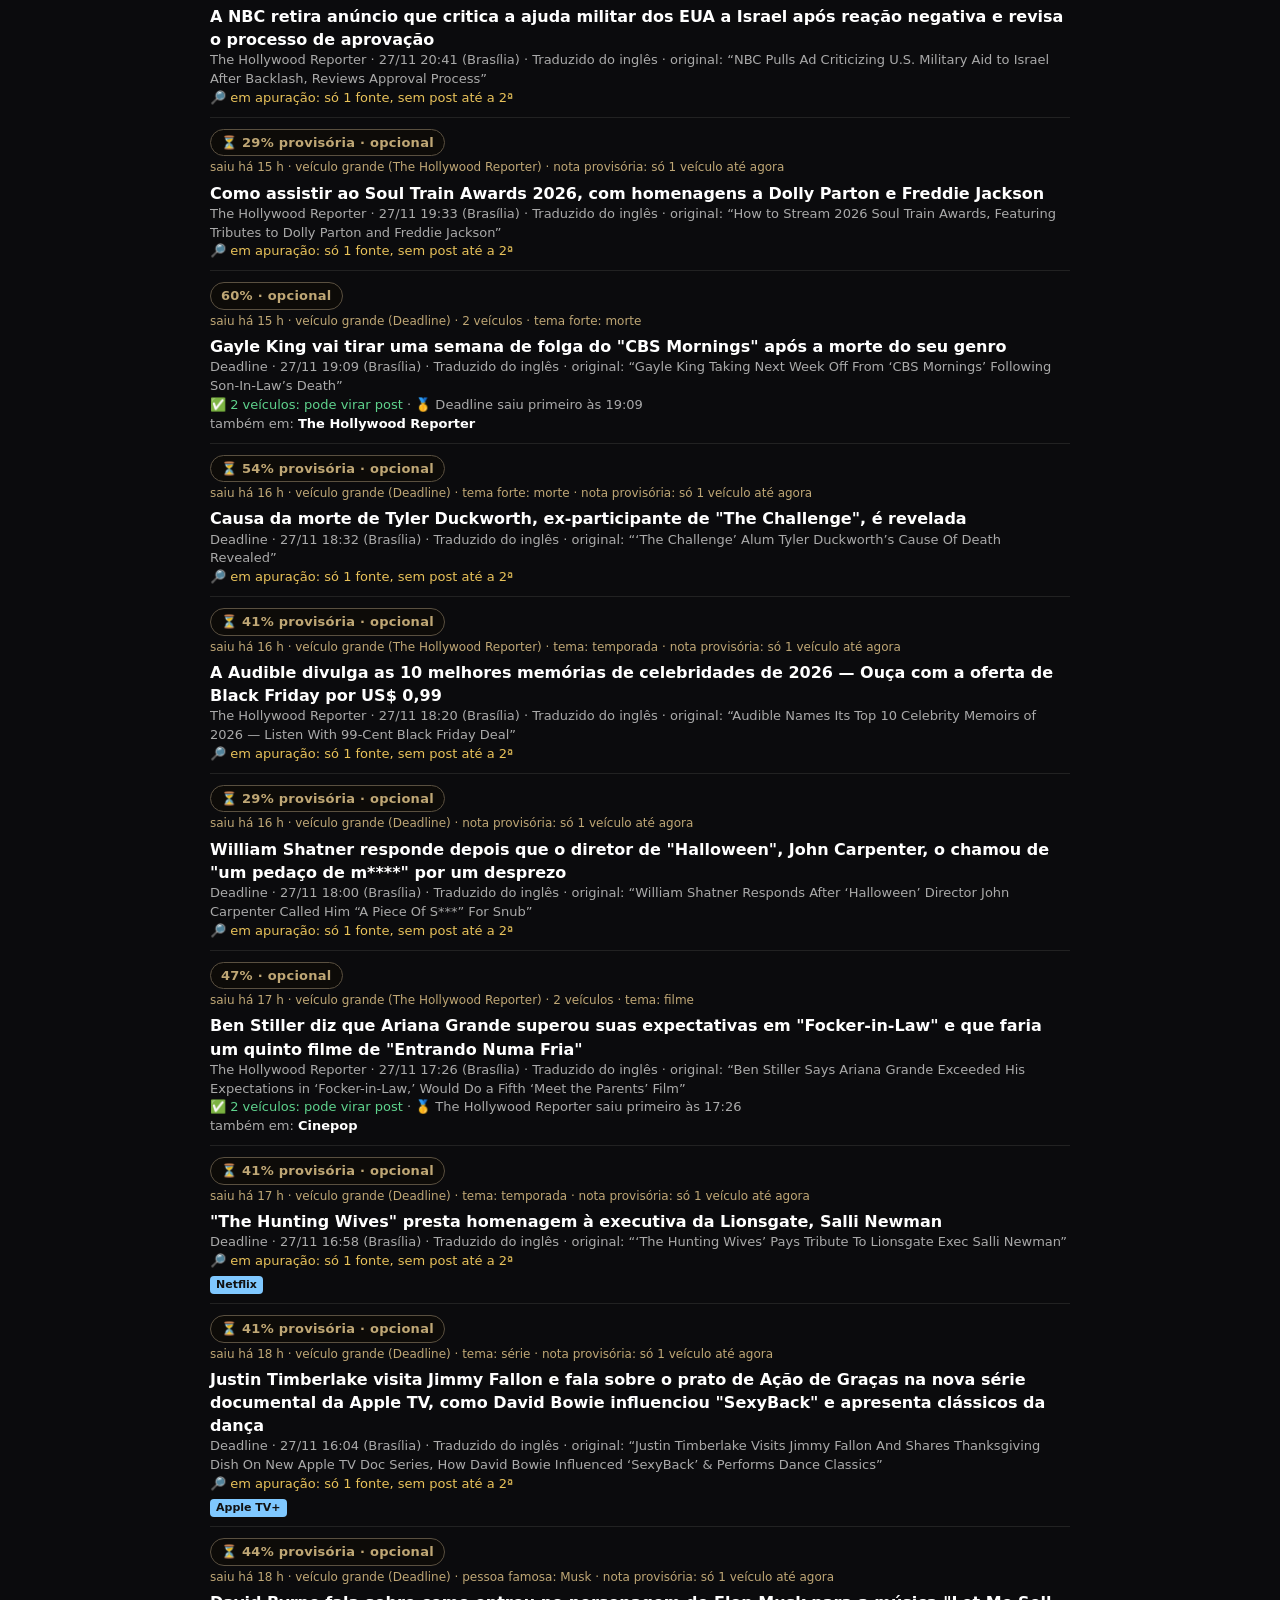
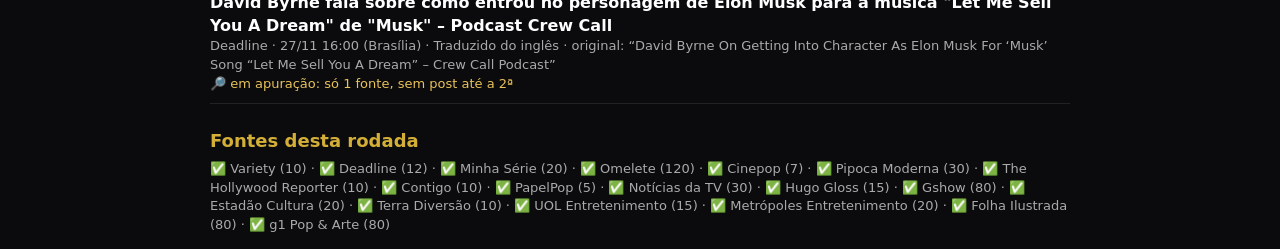
<file: series.html>
<!doctype html><html lang="pt-BR"><head><meta charset="utf-8"><meta name="viewport" content="width=device-width,initial-scale=1">
<title>Séries e Filmes · Jornal Visão da Fênix</title>
<link rel="icon" href="favicon-32.png"><meta name="theme-color" content="#0b0b0d">
<style>body{margin:0;background:#0b0b0d;color:#eee;font:16px/1.45 system-ui,sans-serif}main{max-width:860px;margin:auto;padding:14px}
h1{font-size:22px;color:#d4af37;margin:6px 0}h2{font-size:18px;margin:24px 0 6px;color:#d4af37}
nav{position:sticky;top:0;background:#0b0b0dee;padding:8px 0;display:flex;gap:8px;flex-wrap:wrap;z-index:2}nav a{font-size:13px;padding:5px 11px;border:1px solid #333;border-radius:14px;font-weight:500}
a{color:#fff;text-decoration:none;font-weight:600}a:hover{text-decoration:underline}.m{color:#aaa;font-size:13px}
.i{padding:9px 0;border-bottom:1px solid #222}.ex{border-left:4px solid #e0413a;background:#1d0f0f;padding:9px 12px;margin:8px 0;border-radius:6px}
.selo{display:inline-block;background:#e0413a;color:#fff;font-weight:800;font-size:12px;letter-spacing:.4px;padding:2px 8px;border-radius:5px;margin-bottom:4px}
.ok{color:#5fd38d}.esp{color:#e8c25a}.pl{display:inline-block;font-size:11px;font-weight:700;color:#111;background:#7fc8ff;border-radius:4px;padding:1px 6px;margin:3px 4px 0 0}
.vz{color:#666;font-size:13px}.exp{background:#141418;border:1px solid #26262c;border-radius:8px;padding:9px 12px;font-size:13px;color:#bbb}
input{width:100%;box-sizing:border-box;background:#141418;color:#eee;border:1px solid #333;border-radius:10px;padding:9px 12px;font:inherit;margin:6px 0}
.voltar{font-size:13px;color:#aaa}</style></head><body><main>
<a class="voltar" href="./">← Jornal</a> · <a class="voltar" href="musica.html">🎵 Música</a> · <a class="voltar" href="emalta.html">🚀 Em Alta</a> · <a class="voltar" href="esportes.html">⚽ Esportes</a> · <a class="voltar" href="games.html">🎮 Games</a>
<h1>🎬 Séries e Filmes</h1><div id="at" class="m">carregando…</div>
<nav><a href="#exclusivos">⭐ Possíveis exclusivos</a><a href="#confirmados">✅ Confirmados</a><a href="#brasil">🇧🇷 Brasil</a><a href="#mundo">🌎 Mundo</a><a href="#fontes">Fontes</a></nav>
<input id="q" type="search" placeholder="Filtrar nesta página (ex.: Netflix, Bruna Surfistinha)" aria-label="Filtrar">
<div id="r"></div></main>
<script>
const nt=s=>{const p=s&&s.pot;if(!p)return'';const C={'nao-deixe':['#d4af37','#0d0b08','#d4af37'],vale:['#0d0b08','#d4af37','#d4af37'],opcional:['#0d0b08','#bfa775','#5a5040']}[p.faixa]||['#0d0b08','#bfa775','#5a5040'];return '<div class="nota" data-qa="nota" style="margin:2px 0 6px"><span style="display:inline-block;font:700 13px/1.2 system-ui,sans-serif;letter-spacing:.02em;padding:5px 10px;border-radius:999px;border:1.5px solid '+C[2]+';background:'+C[0]+';color:'+C[1]+'">'+e(p.rotulo)+'</span><div style="font:500 12px/1.35 system-ui,sans-serif;color:#bfa775;margin-top:3px">'+e(p.motivo)+'</div></div>'};  // 📊 nota de potencial (17/11): selo preto e dourado

const e=s=>String(s??'').replace(/[&<>"]/g,c=>({'&':'&amp;','<':'&lt;','>':'&gt;','"':'&quot;'}[c]));
const dt=p=>p.slice(8,10)+'/'+p.slice(5,7)+' '+p.slice(11,16);
const item=(s,cls)=>{const st=s.confirmado?'<span class="ok">✅ '+s.fontes+' veículos: pode virar post</span>':'<span class="esp" title="Só 1 site deu até agora. Sem post até aparecer a 2ª fonte.">🔎 em apuração: só 1 fonte, sem post até a 2ª</span>';
 const t=(s.tambemEm||[]).map(x=>'<a href="'+e(x.link)+'" target="_blank" rel="noopener">'+e(x.veiculo)+'</a>'+(x.republicadaDe?' (republicou '+e(x.republicadaDe)+', não conta como 2ª fonte)':'')).join(', ');
 return '<div class="'+(cls||'i')+'" data-t="'+e((s.titulo+' '+s.veiculo+' '+(s.original||'')+' '+(s.plataformas||[]).join(' ')).toLowerCase())+'">'+
 nt(s)+(s.selo?'<div><span class="selo">'+(s.selo.tipo==='possivel'?'⭐ POSSÍVEL EXCLUSIVO':'📰 O SITE DIZ QUE É EXCLUSIVO')+'</span></div><div class="m">'+e(s.selo.texto)+'</div>':'')+
 (s.exclusivoConfirmado?'<div><span class="selo">✅ EXCLUSIVO CONFIRMADO</span></div>':'')+
 '<a href="'+e(s.link)+'" target="_blank" rel="noopener">'+e(s.titulo)+'</a>'+
 '<div class="m">'+e(s.veiculo)+' · '+dt(s.publicado)+' (Brasília)'+(s.traduzido?' · '+e(s.traduzido)+' · original: “'+e(s.original)+'”':'')+'</div>'+
 '<div class="m">'+st+(s.primeiro?' · 🥇 '+e(s.primeiro.veiculo)+' saiu primeiro às '+e(s.primeiro.hora):'')+'</div>'+
 (t?'<div class="m">também em: '+t+'</div>':'')+((s.plataformas||[]).length?'<div>'+s.plataformas.map(p=>'<span class="pl">'+e(p)+'</span>').join('')+'</div>':'')+'</div>';};
const sec=(id,nome,l,cls,vazio)=>'<h2 id="'+id+'">'+nome+'</h2>'+(l.length?l.map(s=>item(s,cls)).join(''):'<div class="vz">'+vazio+'</div>');
fetch('series.json?'+Date.now()).then(r=>r.json()).then(j=>{
 document.getElementById('at').textContent='Atualizado '+dt(j.atualizado)+' (Brasília) · '+j.monitorados+' sites lidos nesta rodada';
 document.getElementById('r').innerHTML='<div class="exp">'+e(j.explica)+'</div>'+
 sec('exclusivos','⭐ Possíveis exclusivos',j.exclusivos,'ex','Nenhum site disse "exclusivo" numa notícia que só ele deu, nas últimas 48 h. Nada é inventado.')+
 (j.confirmadosExclusivos.length?sec('exclusivos-confirmados','✅ Exclusivos já confirmados por outro veículo',j.confirmadosExclusivos,'ex',''):'')+
 sec('confirmados','✅ Confirmados (2 ou mais veículos)',j.destaques,'i','Nada confirmado em 2 veículos nas últimas 48 h.')+
 sec('brasil','🇧🇷 Brasil (sites em português)',j.brasil,'i','Nada nas últimas 48 h.')+
 sec('mundo','🌎 Mundo (traduzido do inglês: Deadline, Variety, The Hollywood Reporter)',j.mundo,'i','Nada nas últimas 48 h.')+
 '<h2 id="fontes">Fontes desta rodada</h2><div class="m">'+j.fontes.map(f=>(f.ok?'✅ ':'⚠️ ')+e(f.nome)+(f.ok?' ('+f.itens+')':' ('+e(f.erro)+')')).join(' · ')+'</div>';
 const q=document.getElementById('q');q.oninput=()=>{const v=q.value.trim().toLowerCase();document.querySelectorAll('[data-t]').forEach(d=>d.style.display=!v||d.dataset.t.includes(v)?'':'none');};
}).catch(()=>{document.getElementById('at').textContent='Não consegui carregar agora. Tente de novo em instantes.';});
</script></body></html>
</file>
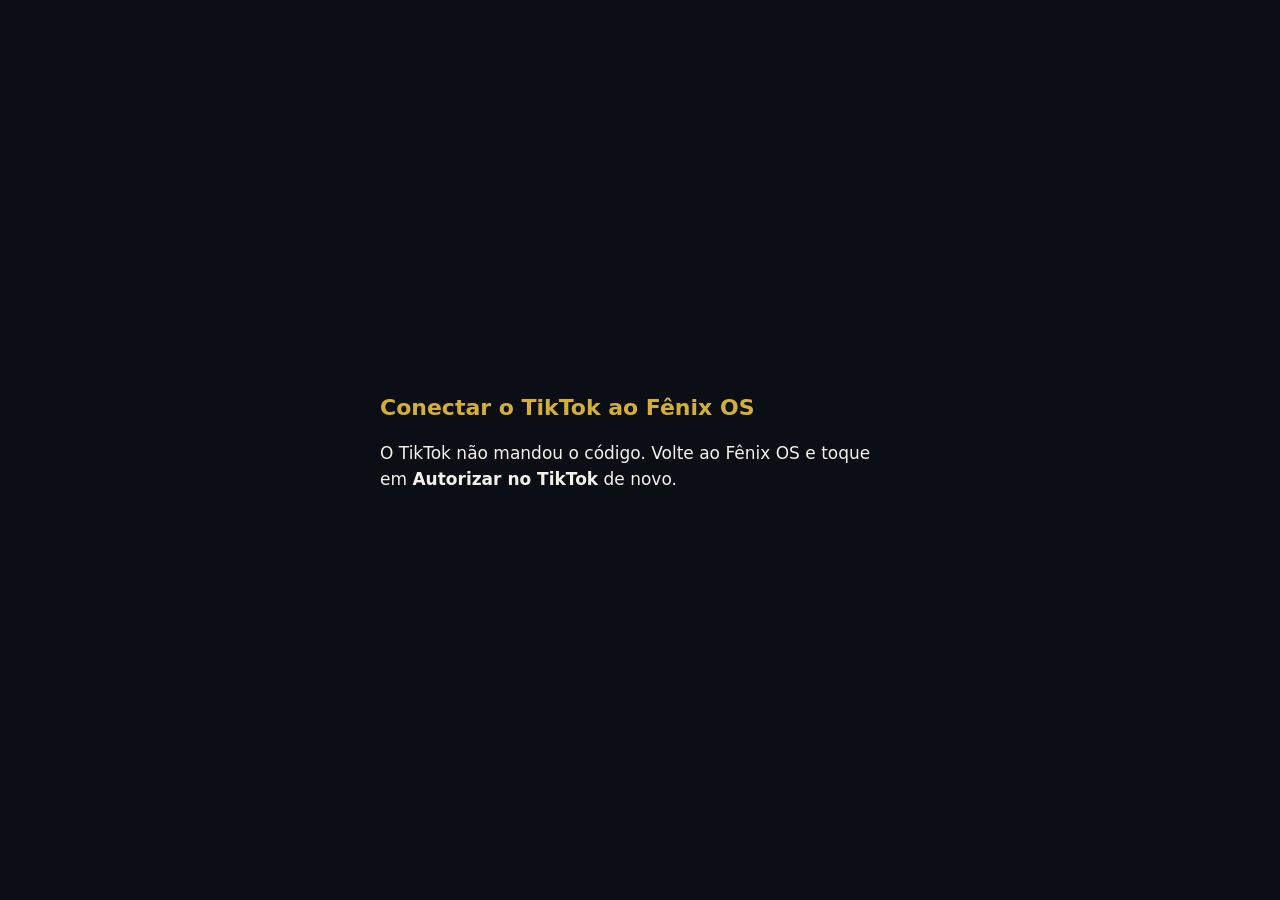
<file: tiktok.html>
<!doctype html>
<html lang="pt-BR">
<head>
<meta charset="utf-8">
<meta name="viewport" content="width=device-width, initial-scale=1">
<meta name="robots" content="noindex">
<title>Conectar o TikTok</title>
<style>
  :root { --fundo: #0B0E14; --texto: #F5F1E8; --ouro: #D4AF37; --fraco: #9aa0aa; }
  body { margin: 0; background: var(--fundo); color: var(--texto); font: 17px/1.5 system-ui, sans-serif; display: grid; place-items: center; min-height: 100vh; padding: 16px; box-sizing: border-box; }
  main { max-width: 520px; width: 100%; }
  h1 { font-size: 22px; color: var(--ouro); margin: 0 0 12px; }
  code { display: block; word-break: break-all; background: #161b24; border: 1px solid #2a3140; border-radius: 10px; padding: 14px; font-size: 15px; margin: 12px 0; }
  button { background: var(--ouro); color: #111; border: 0; border-radius: 10px; padding: 12px 18px; font-size: 16px; font-weight: 600; cursor: pointer; }
  p.fraco { color: var(--fraco); font-size: 14px; }
</style>
</head>
<body>
<main>
  <h1>Conectar o TikTok ao Fênix OS</h1>
  <div id="ok" hidden>
    <p>Copie o código e cole no Fênix OS, em <b>Estratégia › Threads e TikTok › Código que a página mostrou</b>.</p>
    <code id="codigo"></code>
    <button id="copiar" type="button">Copiar o código</button>
    <p class="fraco">O código vale poucos minutos e só funciona no seu notebook, junto com as chaves do app. Esta página não guarda nada.</p>
  </div>
  <div id="erro" hidden><p>O TikTok não mandou o código. Volte ao Fênix OS e toque em <b>Autorizar no TikTok</b> de novo.</p><p class="fraco" id="motivo"></p></div>
</main>
<script>
  const q = new URLSearchParams(location.search), c = q.get("code");
  if (c) { document.getElementById("ok").hidden = false; document.getElementById("codigo").textContent = c;
    document.getElementById("copiar").onclick = async (e) => { try { await navigator.clipboard.writeText(c); e.target.textContent = "Copiado"; } catch { e.target.textContent = "Selecione e copie o código acima"; } }; }
  else { document.getElementById("erro").hidden = false; document.getElementById("motivo").textContent = q.get("error_description") || q.get("error") || ""; }
</script>
</body>
</html>
</file>
